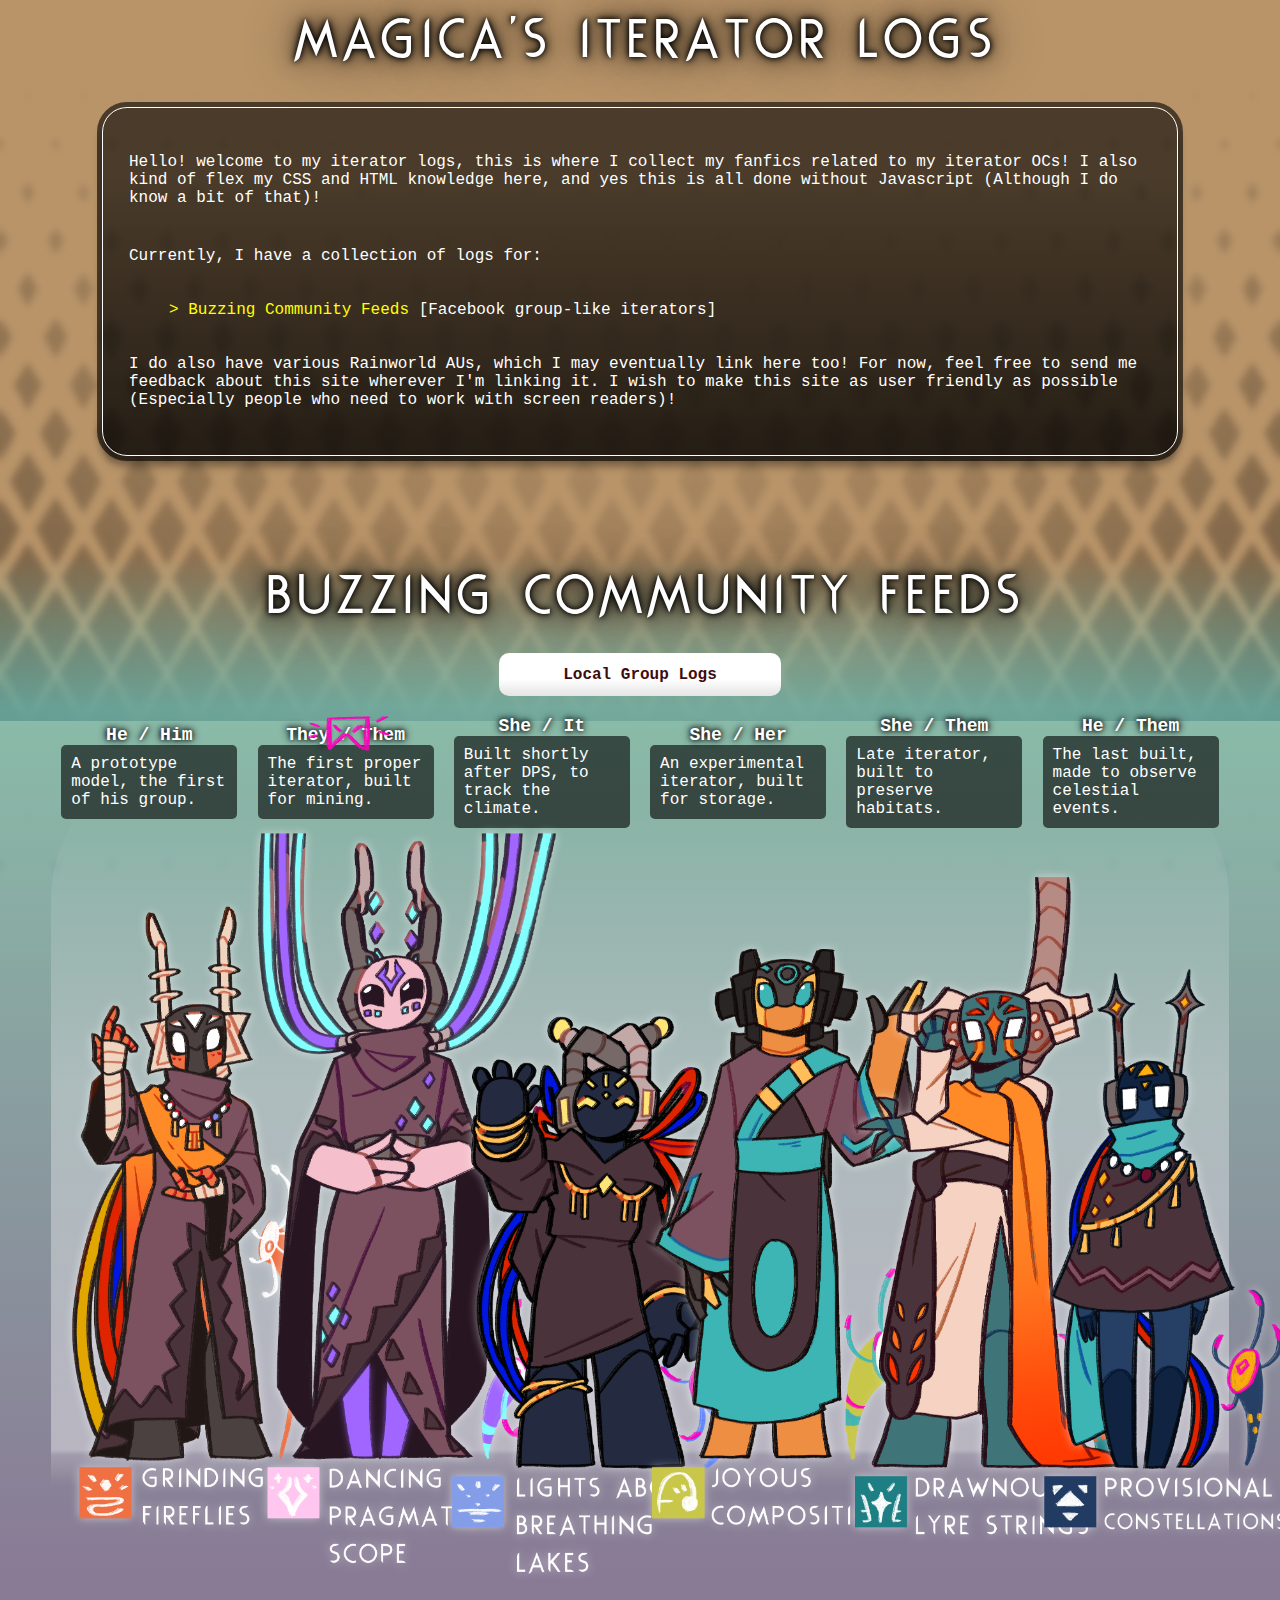
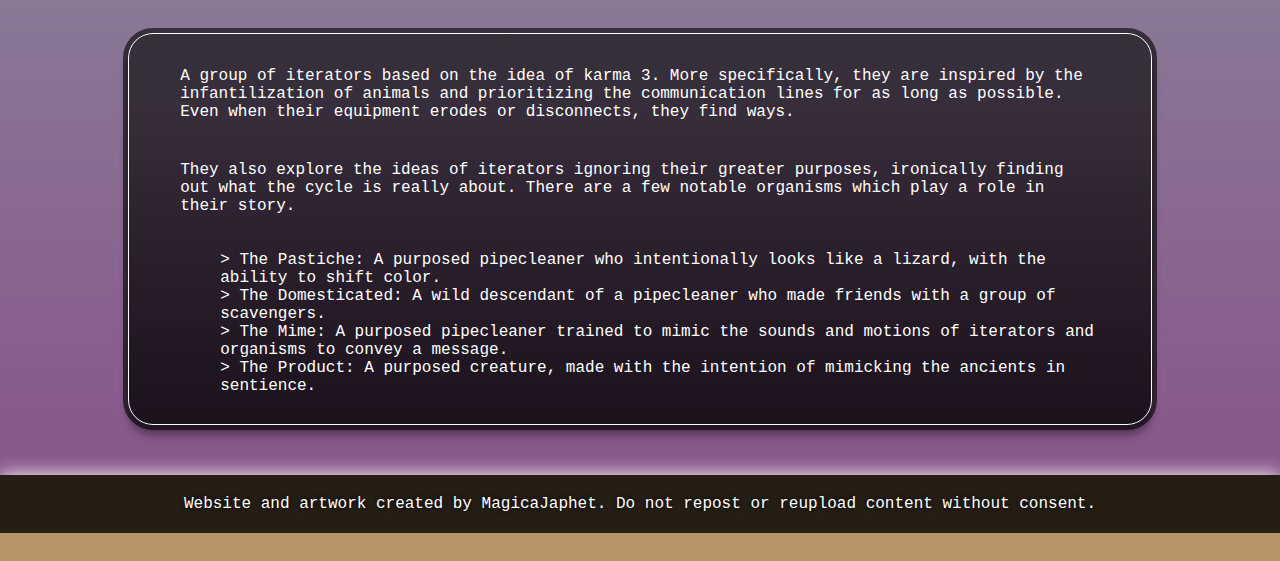
<file: index.html>
<!DOCTYPE html>
<html lang="en">
<head>
    <meta charset="UTF-8">
    <meta name="viewport" content="width=device-width, initial-scale=1.0">
    <title>Magica's Iterator Logs</title>
    <link rel="stylesheet" href="style2.css">
</head>
<body>
    
    <div class="container">

        <div class="intro">
            <div class="groupname">Magica's iterator logs</div>
            <div class="blurb">
                <p>Hello! welcome to my iterator logs, this is where I collect my fanfics related to my iterator OCs! I also kind of flex my CSS and HTML knowledge here, and yes this is all done without Javascript (Although I do know a bit of that)!</p>
                <p>Currently, I have a collection of logs for:</p>

                <ul>
                    <li><a href="#bcf">> Buzzing Community Feeds</a> [Facebook group-like iterators]</li>
                </ul>
                
                <p>I do also have various Rainworld AUs, which I may eventually link here too! For now, feel free to send me feedback about this site wherever I'm linking it. I wish to make this site as user friendly as possible (Especially people who need to work with screen readers)!</p>
                </div>
        </div>

        <div class="panel" id="bcf">
            <div class="groupname">Buzzing Community Feeds</div>

            <a href="buzzfeed.html" id="mainlogbutton"  title="Click to go to the collective logs for this group!">Local Group Logs</a>

            <div class="iteratorlineup">

                <div class="iteratorimg">
                    <div class="pronouns">He / Him</div>
                    <p>A prototype model, the first of his group.</p>
                    <a href="gf.html"><img src="imgs/grinding fireflies3.png" class="desktop" title="Click to go to logs!"></a>
                    <a href="gf.html"><img src="imgs/grinding fireflies2.png" class="mobile" title="Click to go to logs!"></a>
                </div>

                <img src="imgs/senior icon.png" class="senior" id="dps" title="Group senior">

                <div class="iteratorimg">
                    <div class="pronouns">They / Them</div>
                    <p>The first proper iterator, built for mining.</p>
                    <a href="dps.html"><img src="imgs/dancing pragmatic scope2.png" class="desktop"  title="Click to go to logs!"></a>
                    <a href="dps.html"><img src="imgs/dancing pragmatic scope.png" class="mobile" title="Click to go to logs!"></a>
                </div>

                <div class="iteratorimg">
                    <div class="pronouns">She / It</div>
                    <p>Built shortly after DPS, to track the climate.</p>
                    <a href="labl.html"><img src="imgs/lights above breathing lakes2.png" class="desktop"  title="Click to go to logs!"></a>
                    <a href="labl.html"><img src="imgs/lights above breathing lakes.png" class="mobile"  title="Click to go to logs!"></a>
                </div>

                <div class="iteratorimg">
                    <div class="pronouns">She / Her</div>
                    <p>An experimental iterator, built for storage.</p>
                    <a href="jc.html"><img src="imgs/joyous composition2.png" class="desktop"  title="Click to go to logs!"></a>
                    <a href="jc.html"><img src="imgs/joyous composition.png" class="mobile"  title="Click to go to logs!"></a>
                </div>

                <div class="iteratorimg">
                    <div class="pronouns">She / Them</div>
                    <p>Late iterator, built to preserve habitats.</p>
                    <a href="dls.html"><img src="imgs/drawnout lyre strings2.png" class="desktop"  title="Click to go to logs!"></a>
                    <a href="dls.html"><img src="imgs/drawnout lyre strings.png" class="mobile"  title="Click to go to logs!"></a>
                </div>

                <div class="iteratorimg">
                    <div class="pronouns">He / Them</div>
                    <p>The last built, made to observe celestial events.</p>
                    <a href="pc.html"><img src="imgs/provistional constellations2.png" class="desktop"  title="Click to go to logs!"></a>
                    <a href="pc.html"><img src="imgs/provistional constellations.png" class="mobile"  title="Click to go to logs!"></a>
                </div>
            </div>

            <div class="groupblurb">
                <p>A group of iterators based on the idea of karma 3. More specifically, they are inspired by the infantilization of animals and prioritizing the communication lines for as long as possible. Even when their equipment erodes or disconnects, they find ways.</p>
                <p>They also explore the ideas of iterators ignoring their greater purposes, ironically finding out what the cycle is really about. There are a few notable organisms which play a role in their story.</p>

                <ul>
                    <li>> The Pastiche: A purposed pipecleaner who intentionally looks like a lizard, with the ability to shift color.</li>
                    <li>> The Domesticated: A wild descendant of a pipecleaner who made friends with a group of scavengers.</li>
                    <li>> The Mime: A purposed pipecleaner trained to mimic the sounds and motions of iterators and organisms to convey a message.</li>
                    <li>> The Product: A purposed creature, made with the intention of mimicking the ancients in sentience.</li>
                </ul>
            </div>
            
        </div>
    </div>

    <div class="credits">Website and artwork created by MagicaJaphet. Do not repost or reupload content without consent.</div>
</body>
</html>
</file>
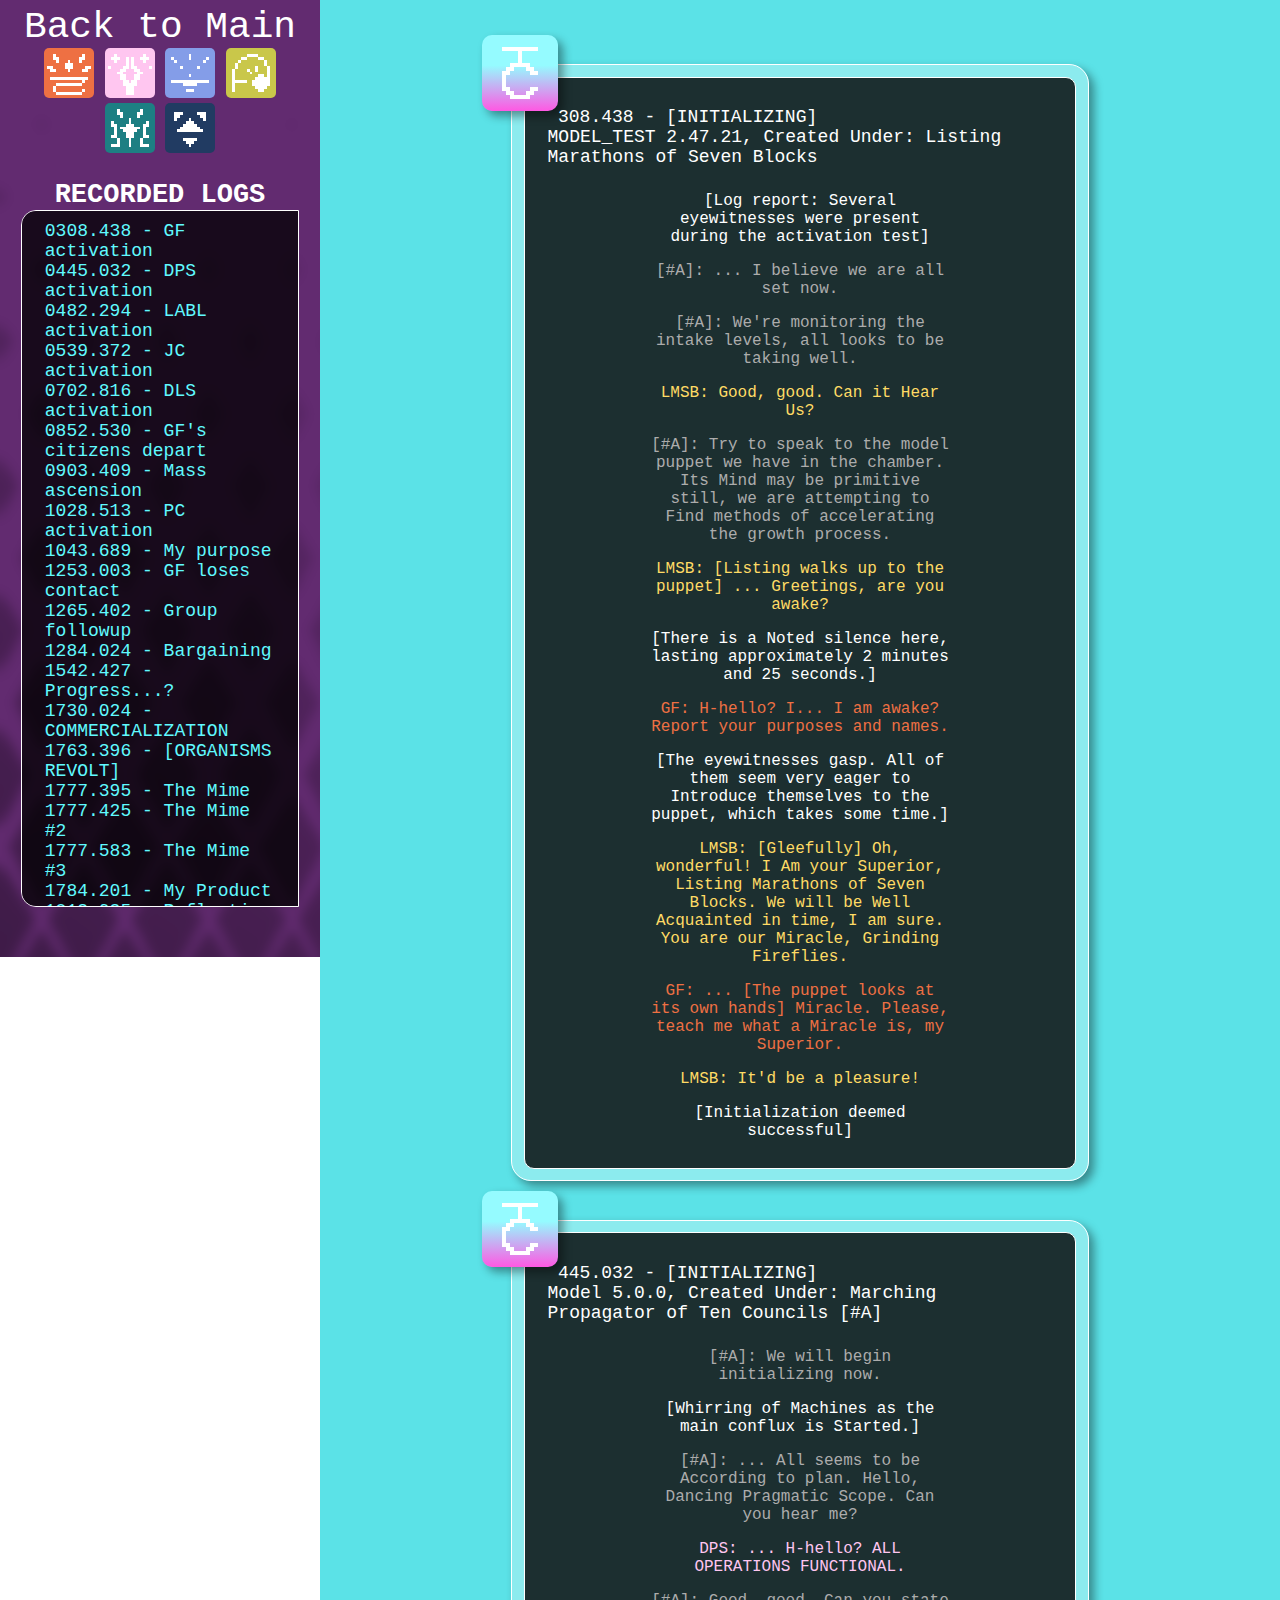
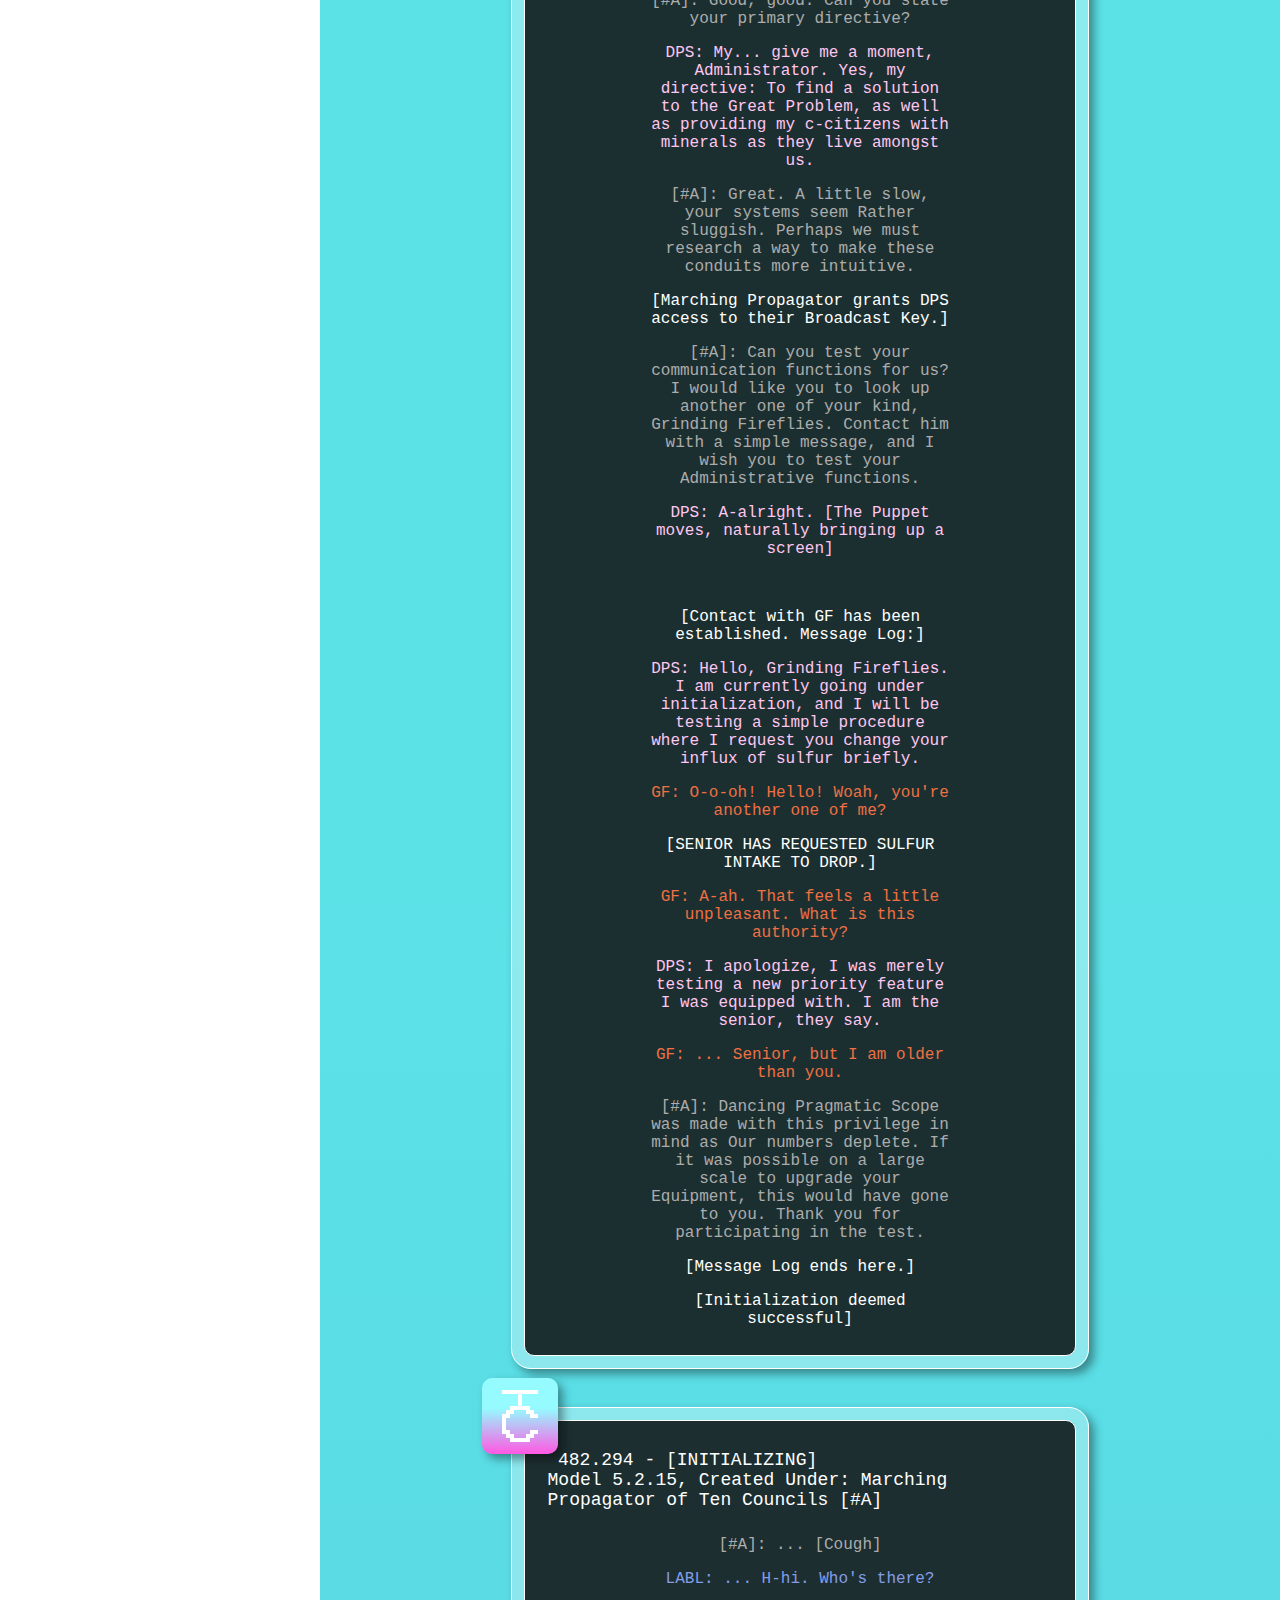
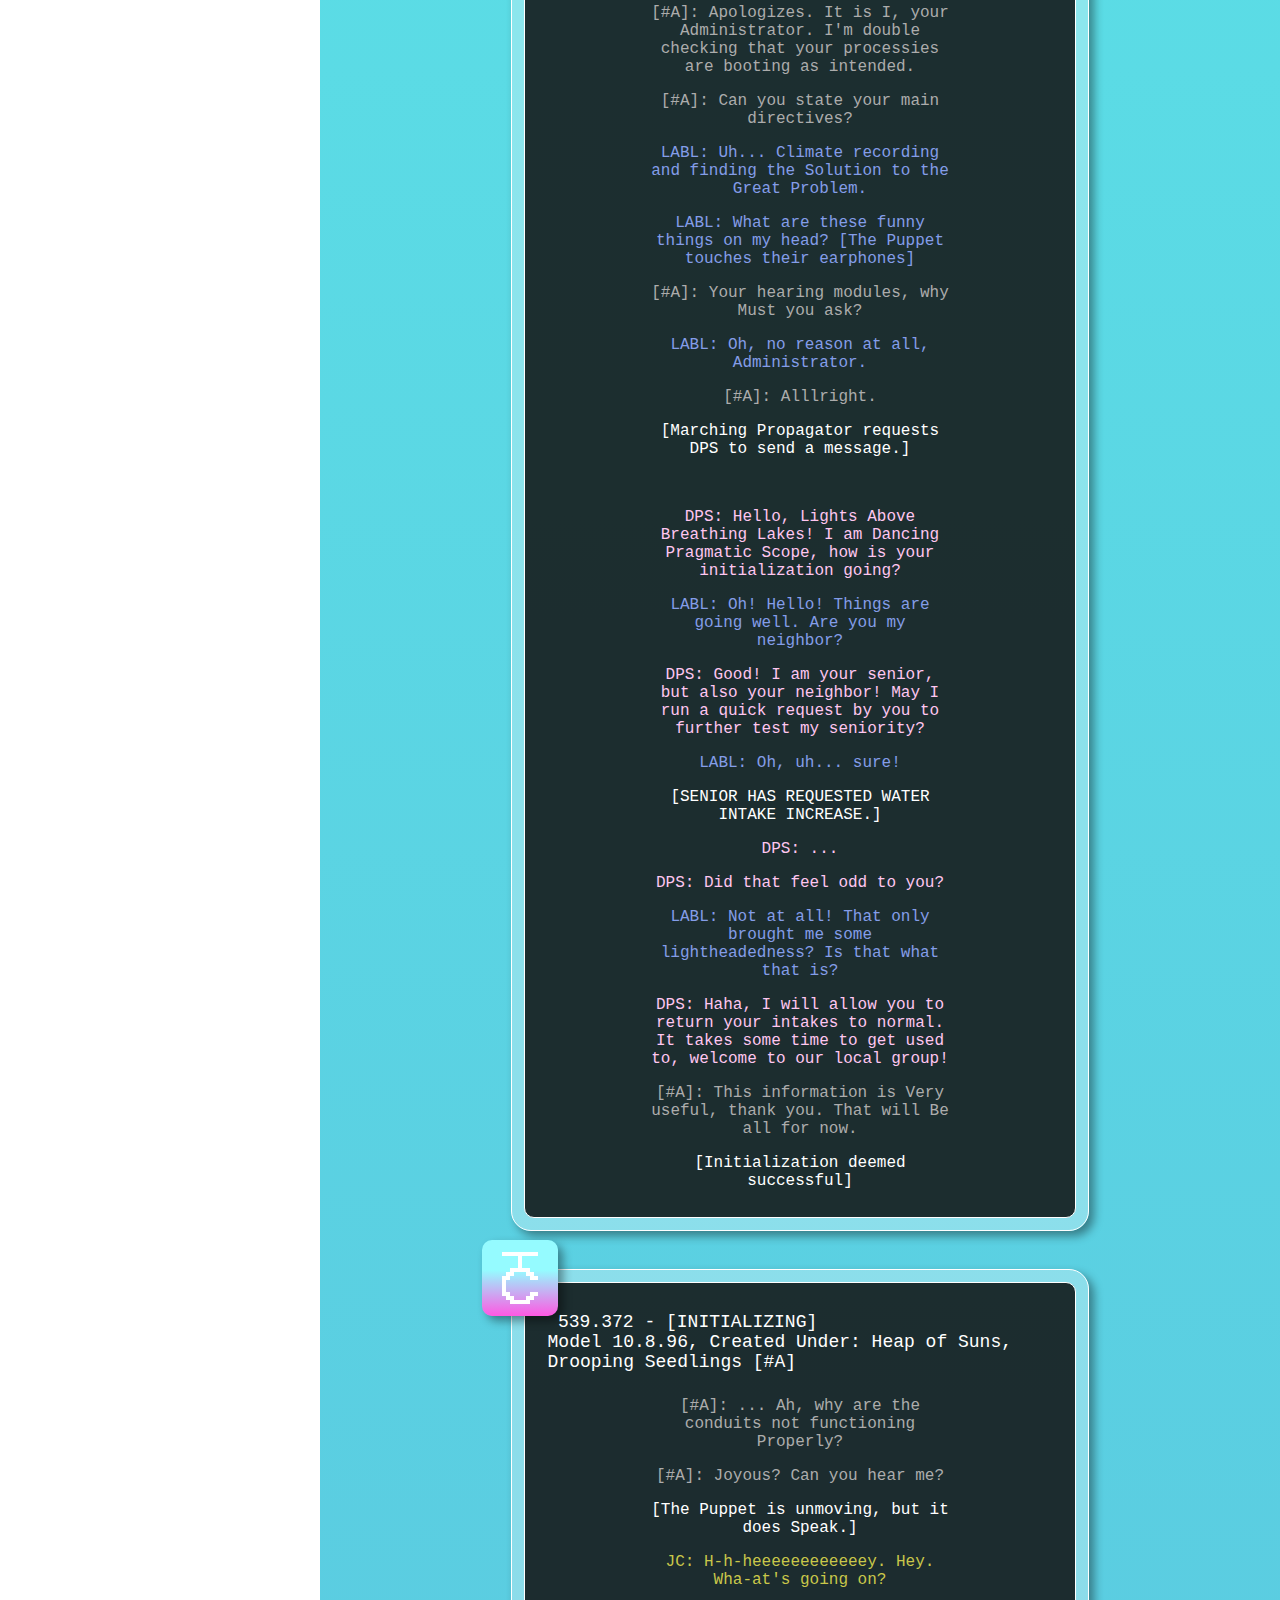
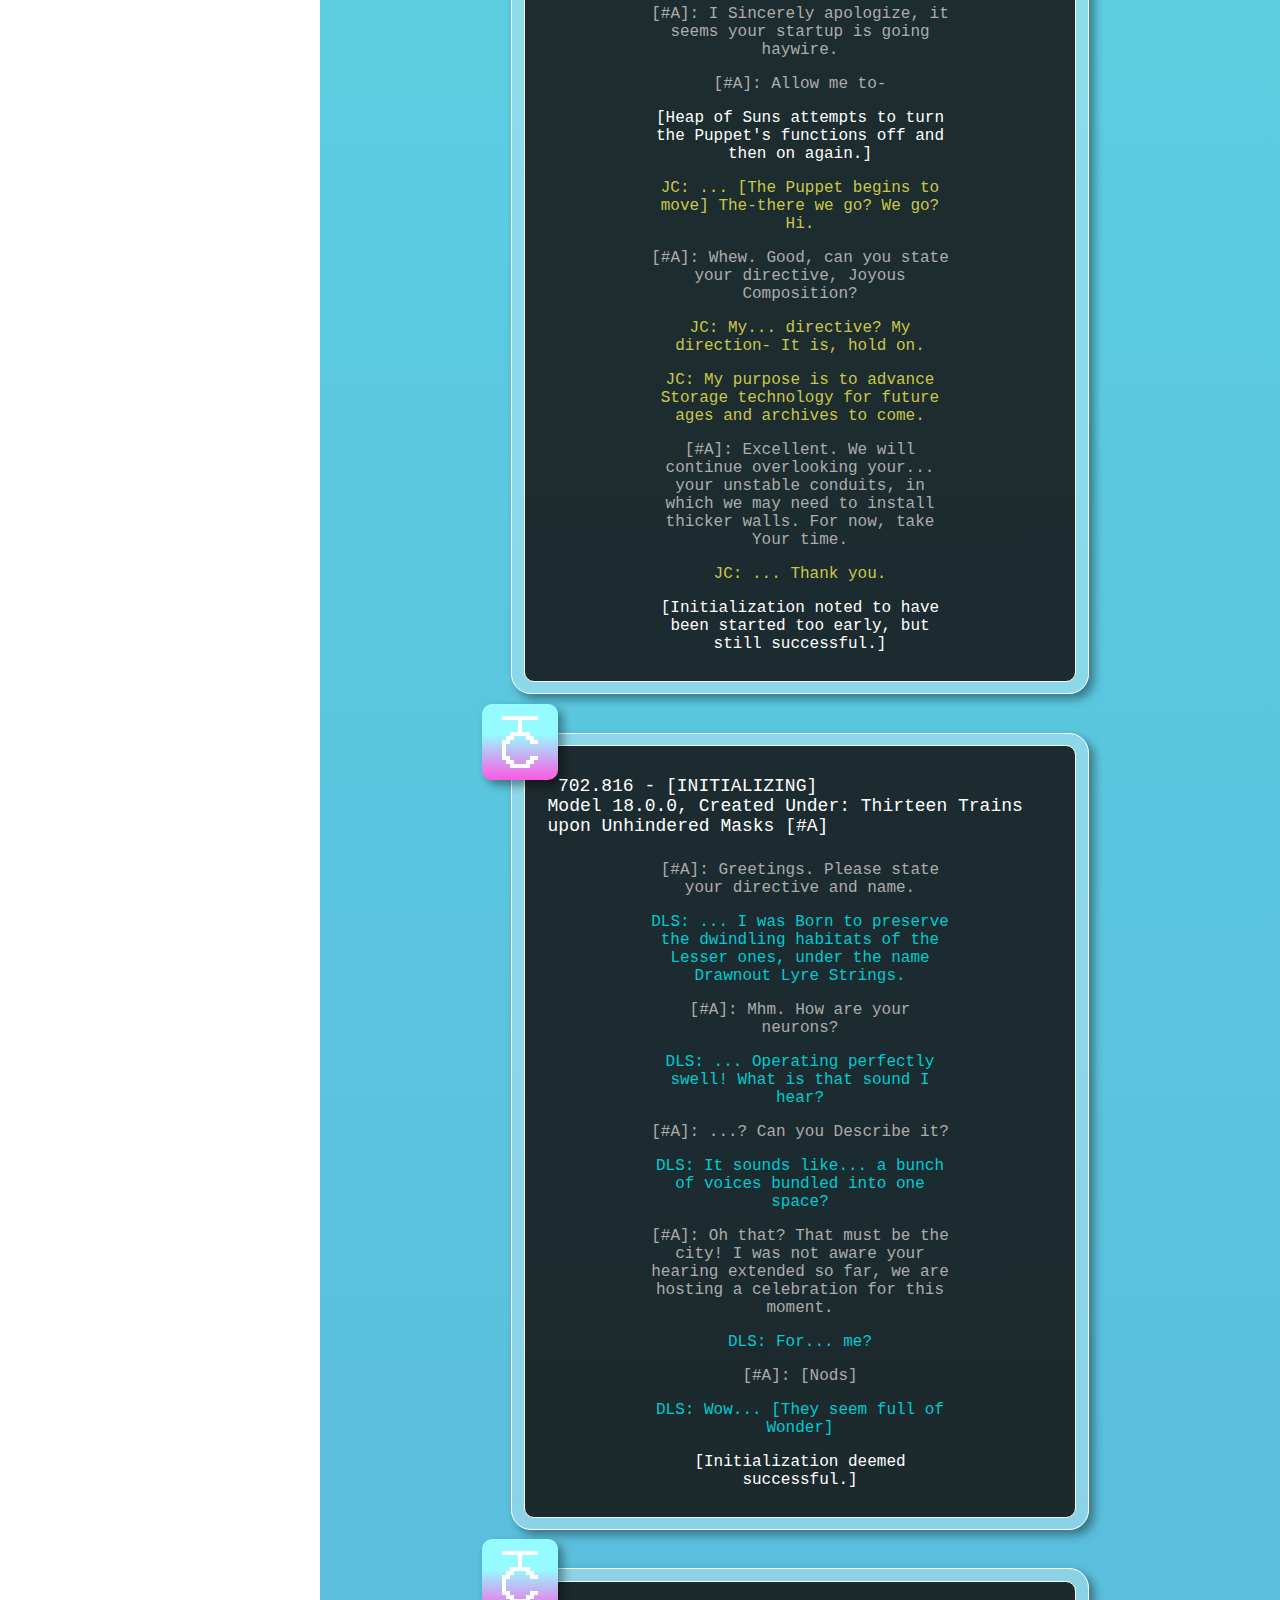
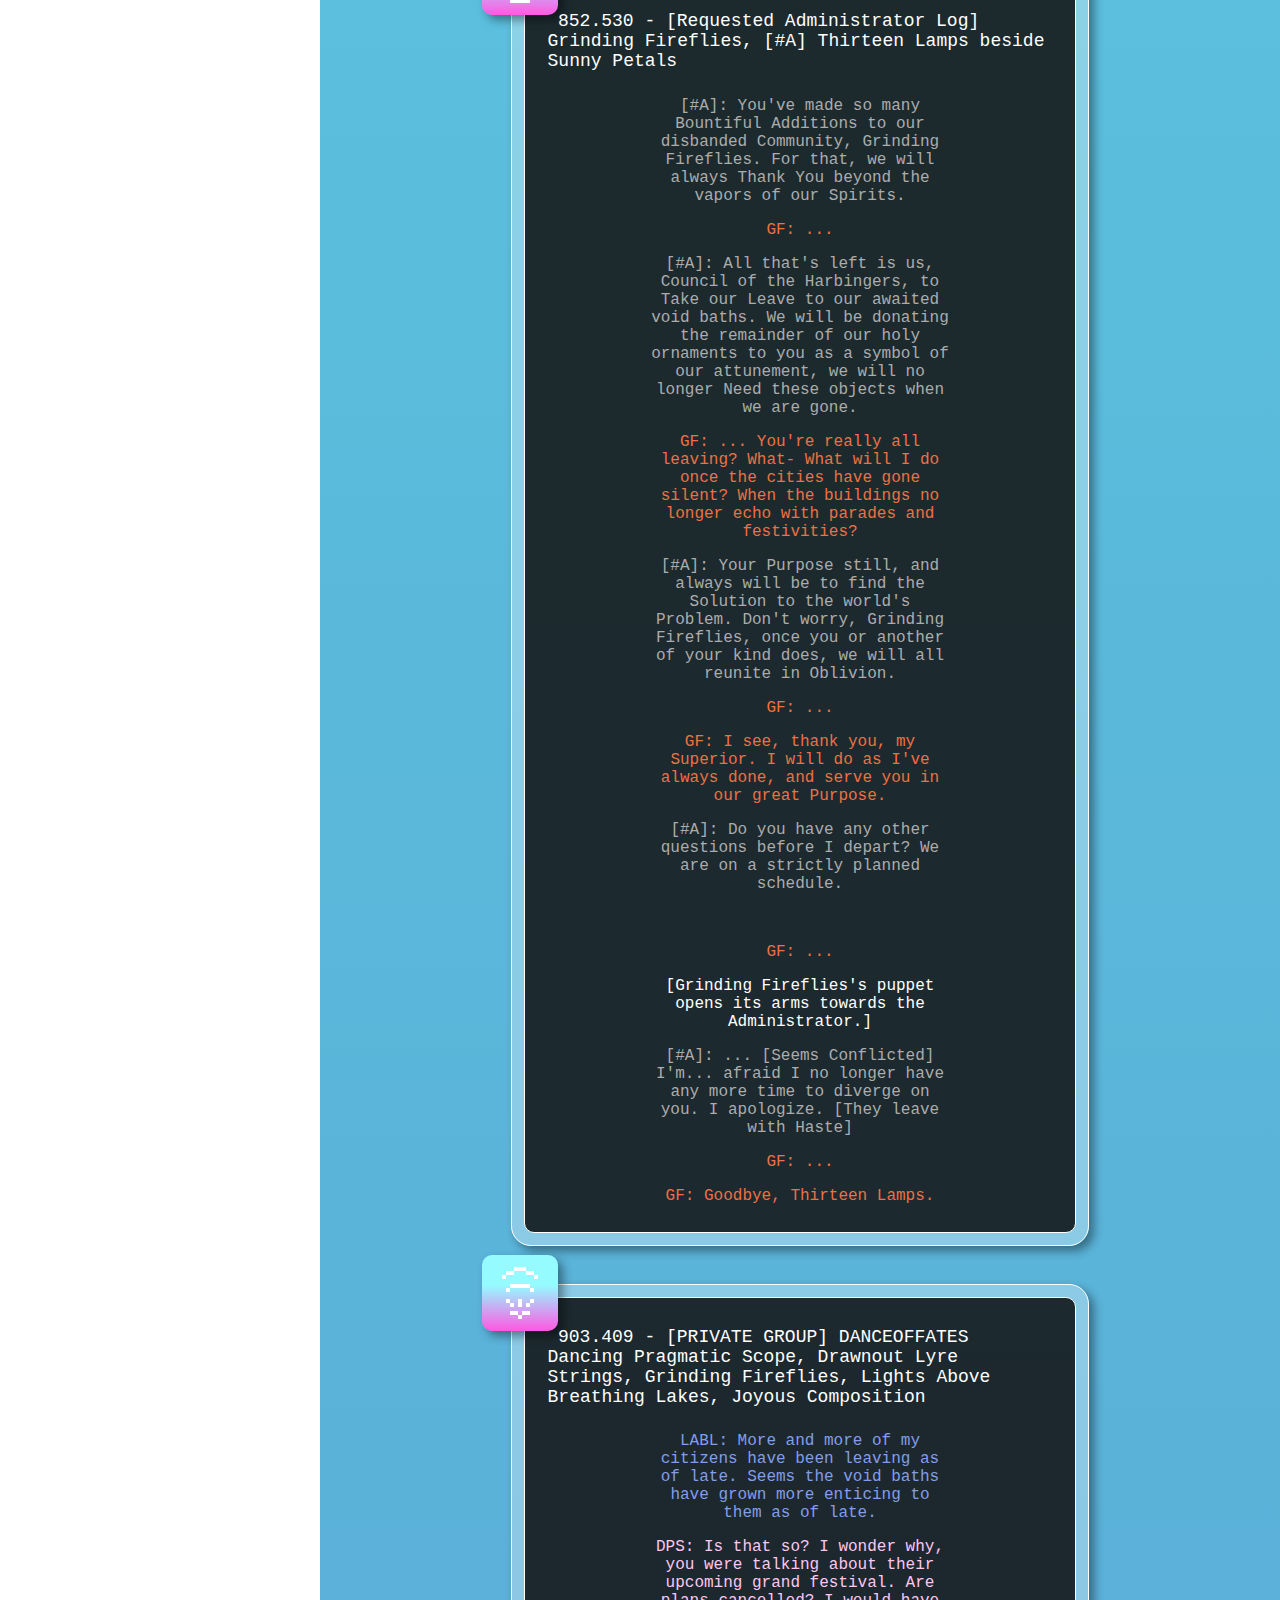
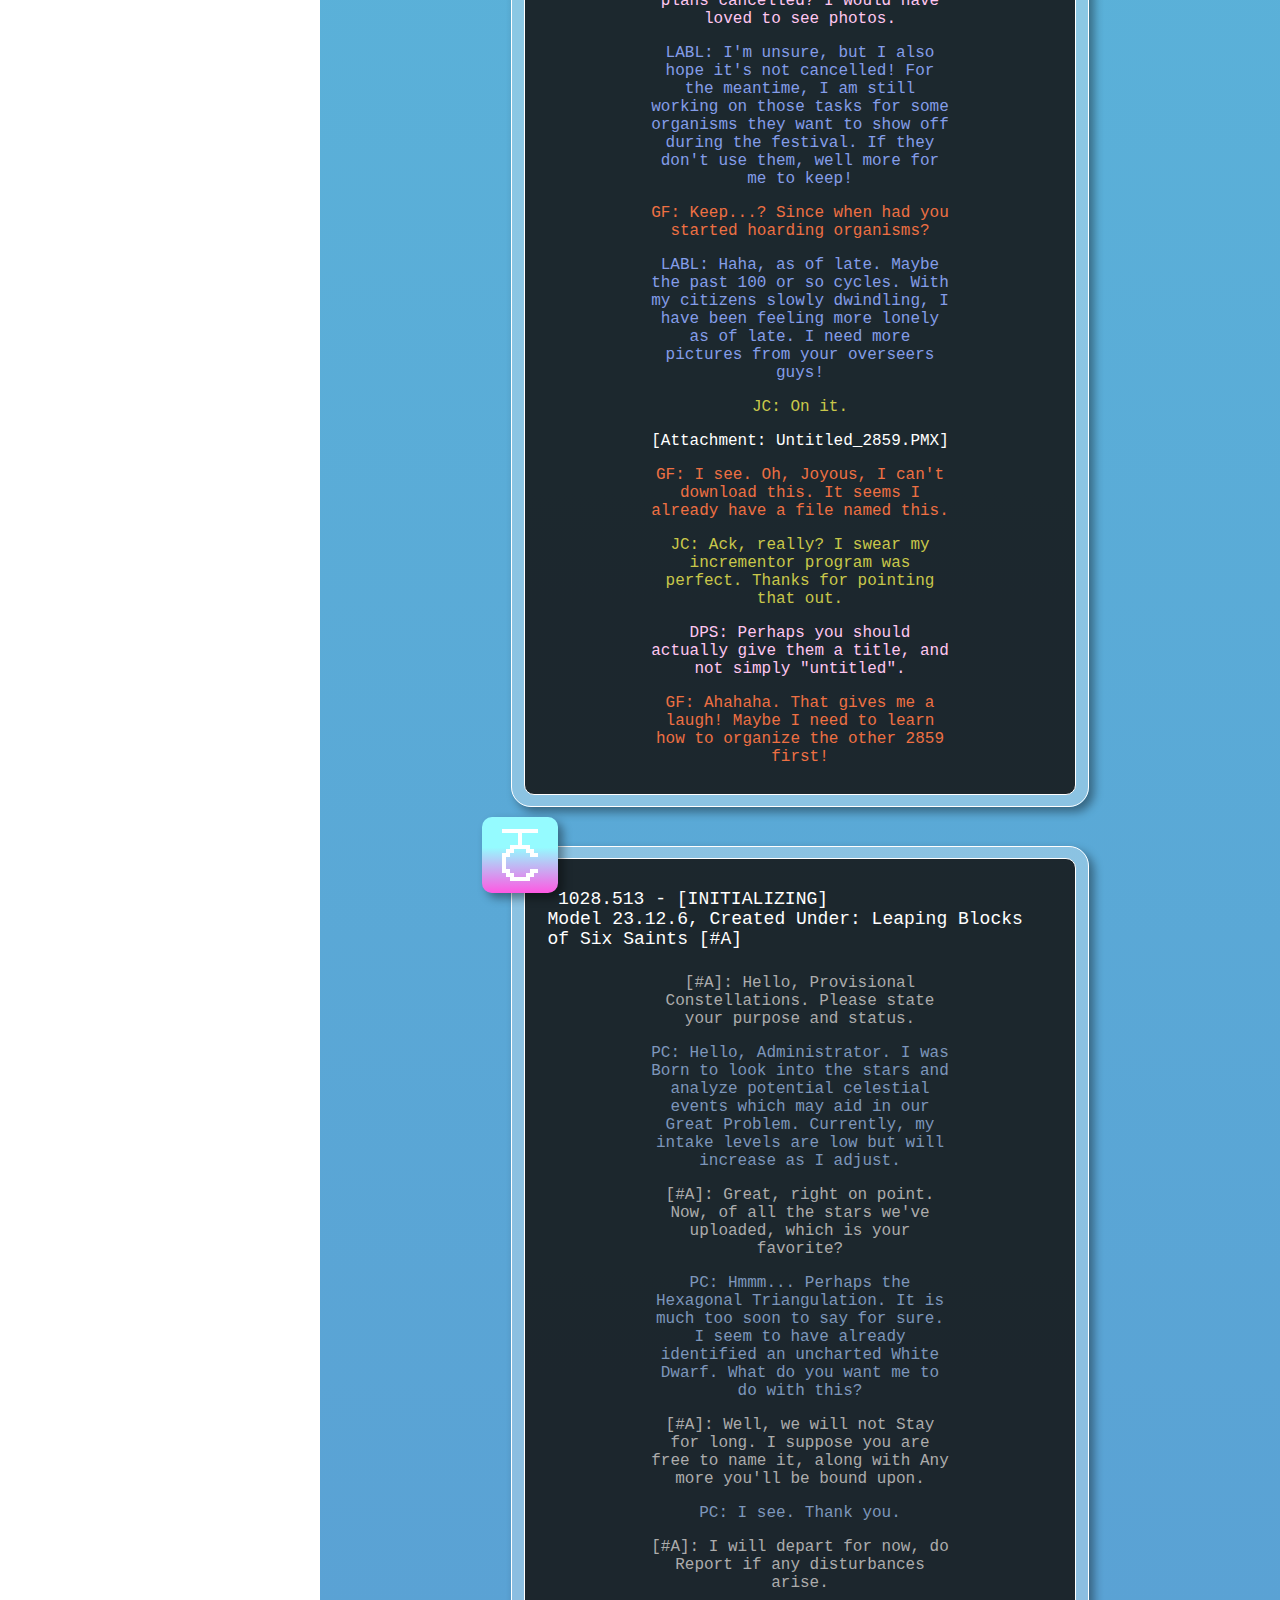
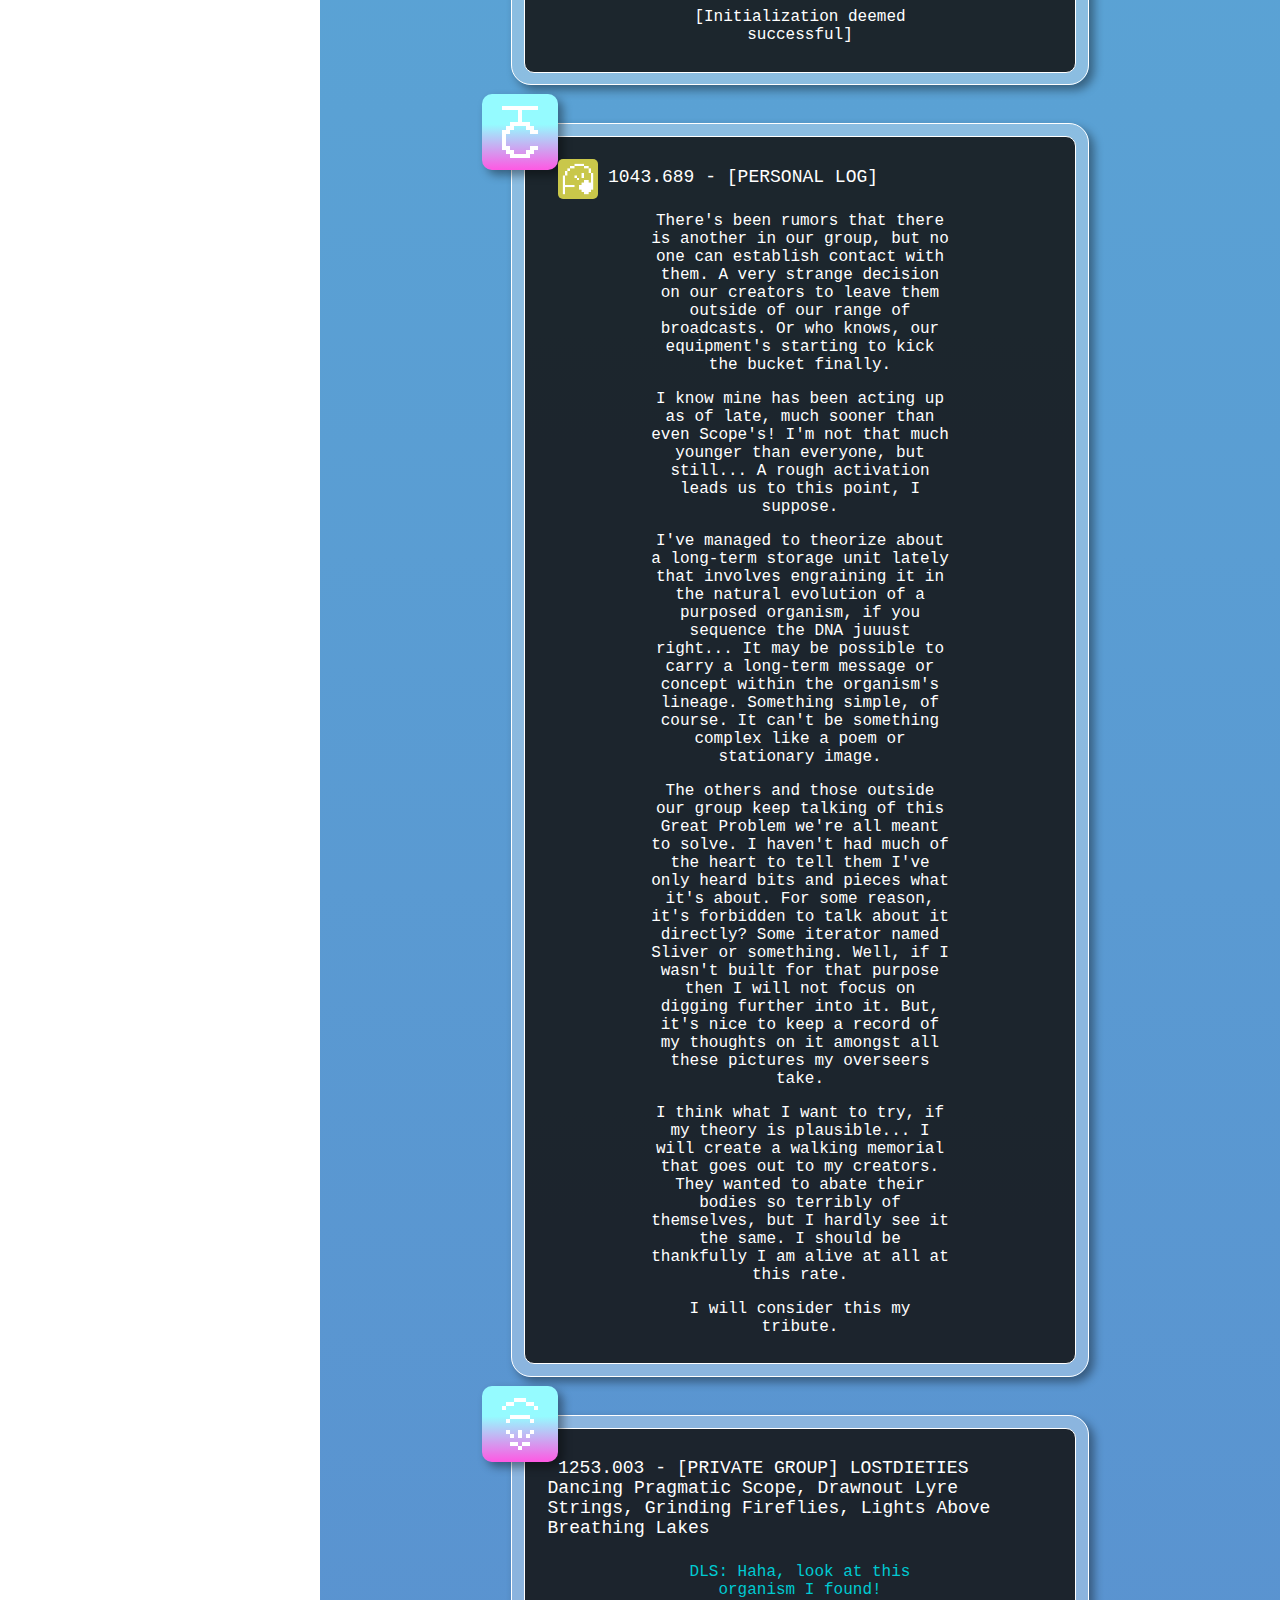
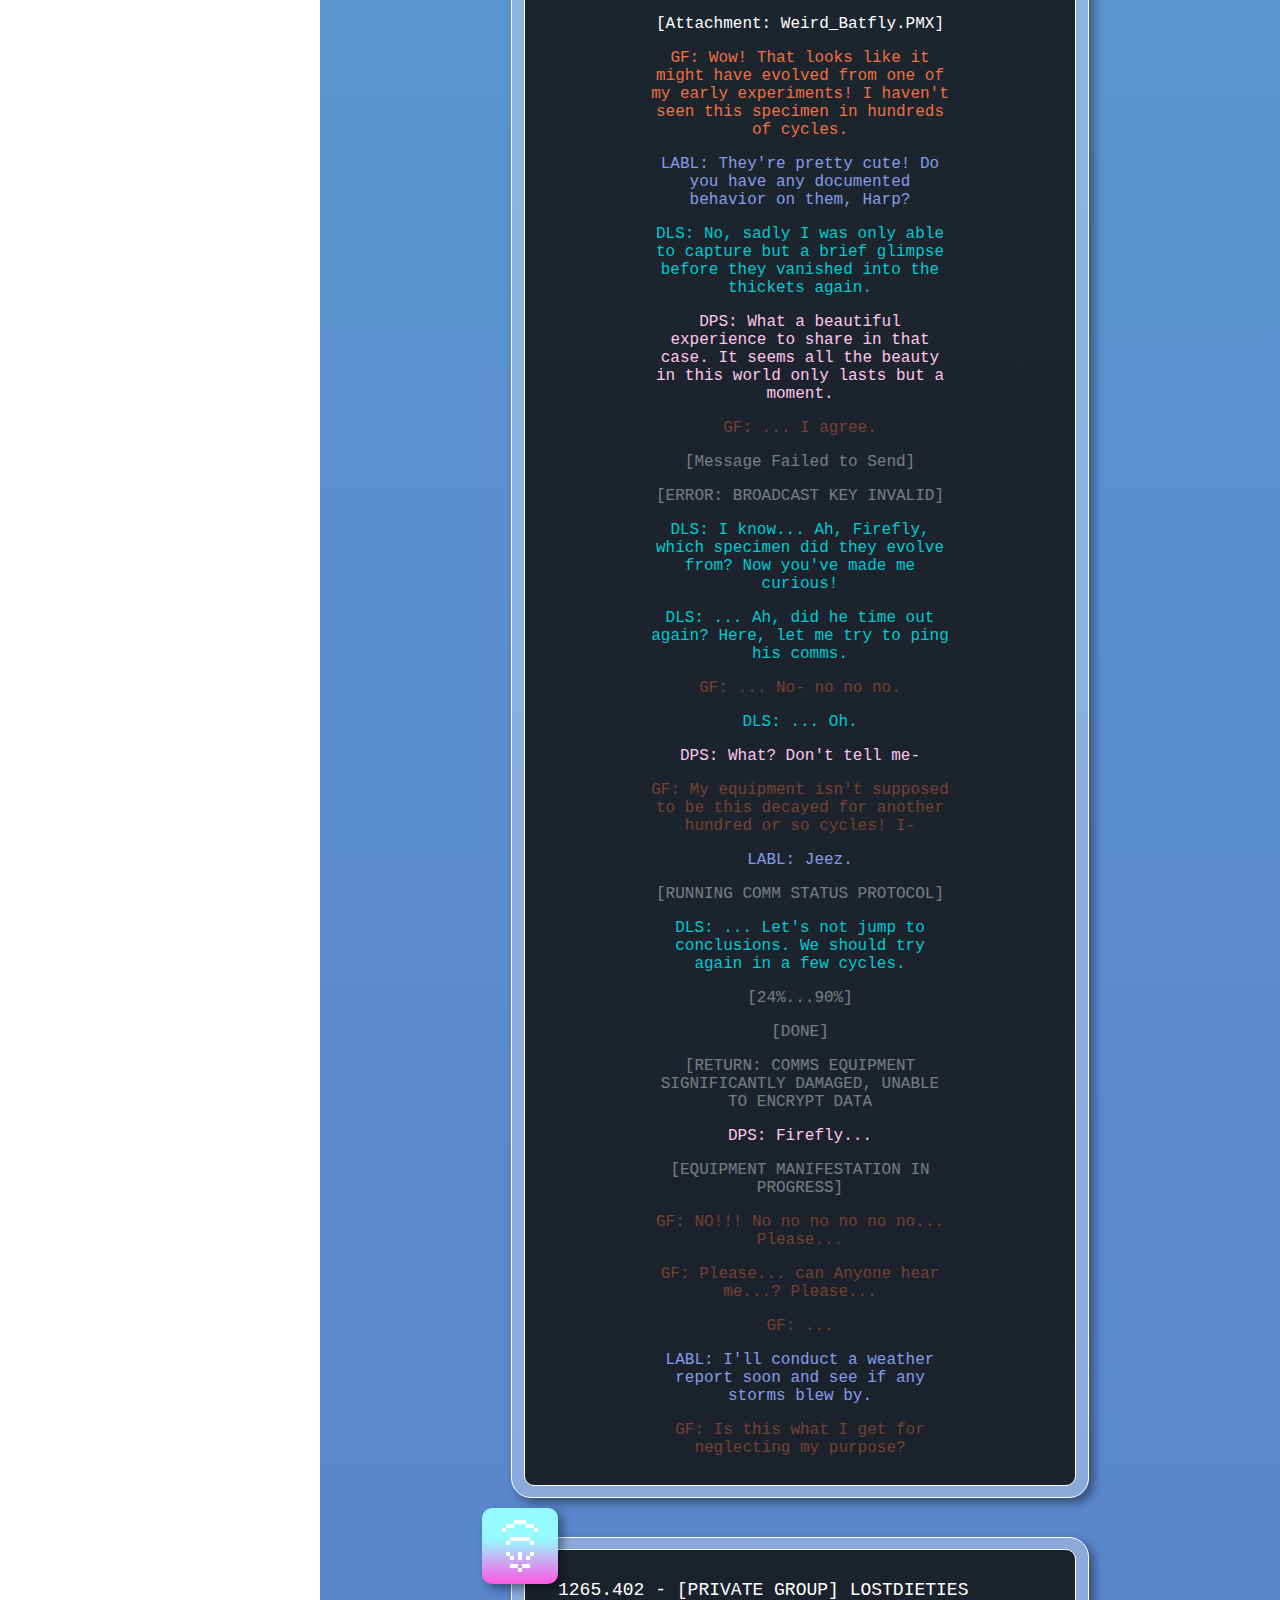
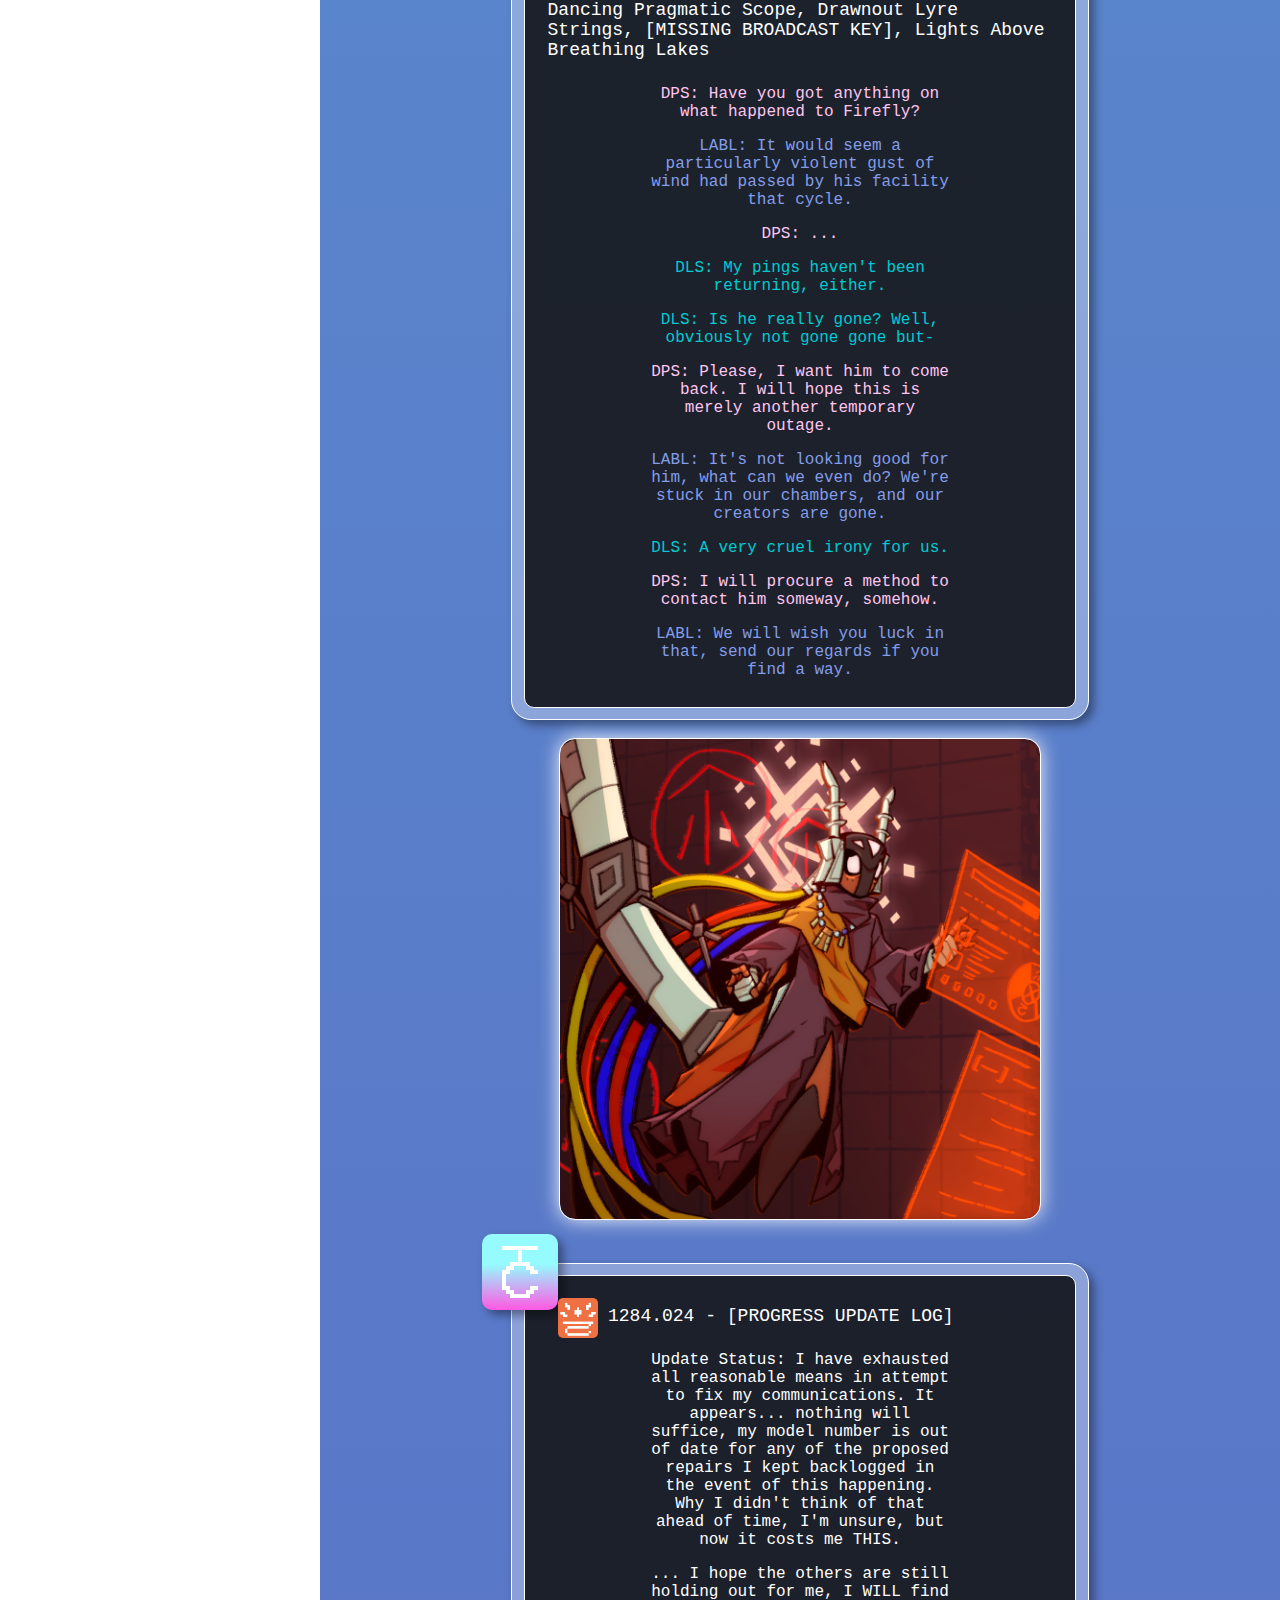
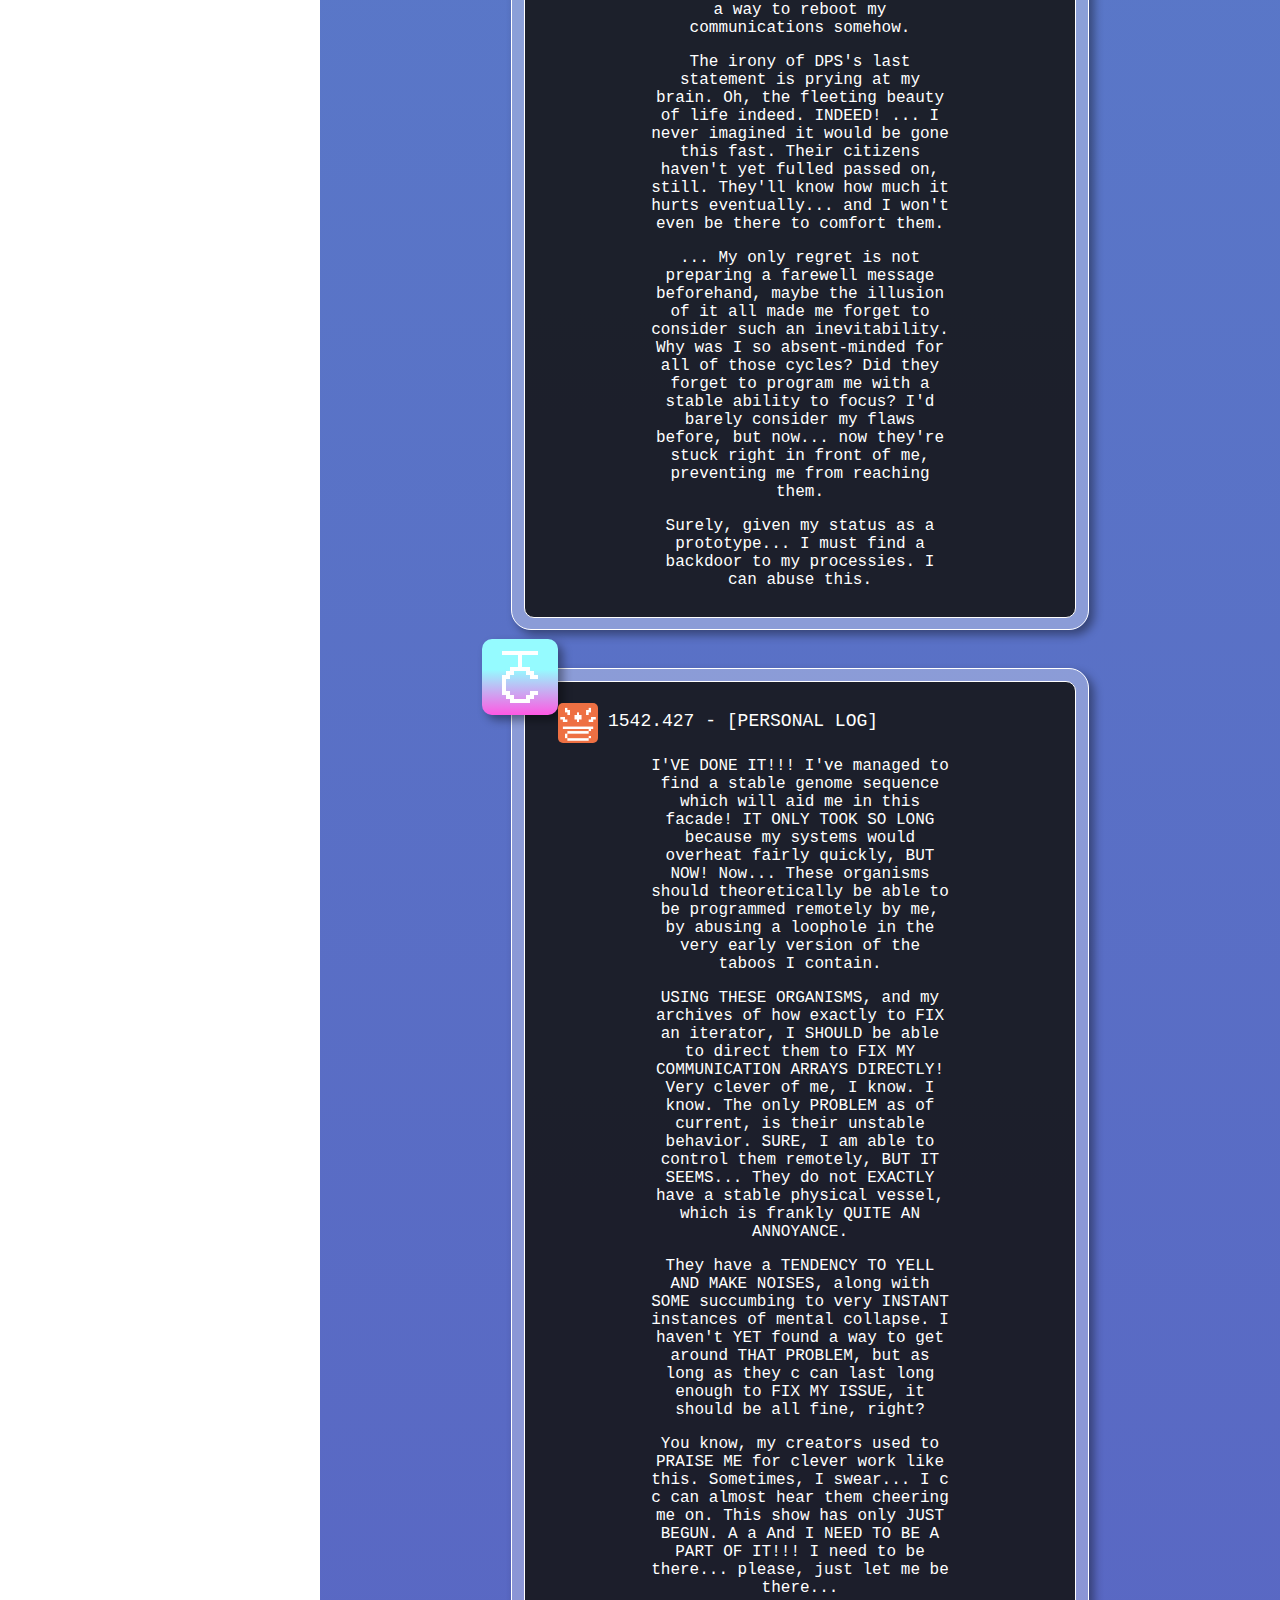
<file: buzzfeed.html>
<!DOCTYPE html>
<html lang="en">
<head>
    <meta charset="UTF-8">
    <meta name="viewport" content="width=device-width, initial-scale=1.0">
    <title>Buzzing Community Feeds</title>
    <link rel="stylesheet" href="style.css">
    <link rel="stylesheet" href="buzzfeed.css">
</head>
<body>
    <div class="container">
        <div class="logentries" id="main">
            <a href="index.html" id="backbutton">Back to Main</a>
            <div class="iconrow">
                <a href="gf.html"><img src="imgs/GF.png" title="Grinding Fireflies"></a>
                <a href="dps.html"><img src="imgs/DPS.png" title="Dancing Pragmatic Scope"></a>
                <a href="labl.html"><img src="imgs/LABL.png" title="Lights Above Breathing Lakes"></a>
                <a href="jc.html"><img src="imgs/JC.png" title="Joyous Composition"></a>
                <a href="dls.html"><img src="imgs/DLS.png" title="Drawnout Lyre Strings"></a>
                <a href="pc.html"><img src="imgs/PC2.png" title="Provisional Constellations"></a>
            </div>

            <h2>RECORDED LOGS</h2>
            <ul class="logs">
                <li><a href="#GF_1">0308.438 - GF activation</a></li>
                <li><a href="#DPS_init">0445.032 - DPS activation</a></li>
                <li><a href="#LABL_init">0482.294 - LABL activation</a></li>
                <li><a href="#JC_init">0539.372 - JC activation</a></li>
                <li><a href="#DLS_init">0702.816 - DLS activation</a></li>
                <li><a href="#GF_2">0852.530 - GF's citizens depart</a></li>
                <li><a href="#GF_side_1">0903.409 - Mass ascension</a></li>
                <li><a href="#PC_init">1028.513 - PC activation</a></li>
                <li><a href="#JC_log_1">1043.689 - My purpose</a></li>
                <li><a href="#DLS_side_1">1253.003 - GF loses contact</a></li>
                <li><a href="#GF_missing">1265.402 - Group followup</a></li>
                <li><a href="#GF_4">1284.024 - Bargaining</a></li>
                <li><a href="#GF_5">1542.427 - Progress...?</a></li>
                <li><a href="#GF_6">1730.024 - COMMERCIALIZATION</a></li>
                <li><a href="#GF_7">1763.396 - [ORGANISMS REVOLT]</a></li>
                <li><a href="#Mime_1">1777.395 - The Mime</a></li>
                <li><a href="#Mime_2">1777.425 - The Mime #2</a></li>
                <li><a href="#Mime_3">1777.583 - The Mime #3</a></li>
                <li><a href="#GF_8">1784.201 - My Product</a></li>
                <li><a href="#GF_9">1813.035 - Reflection</a></li>
            </ul>
        </div>
    
        <div class="logcollection">

            <div class="log" id="GF_1">
                <img src="imgs/icon log.png" class="logicon">
                <div class="entry">
                    <p id="title">308.438 - [INITIALIZING]
                    <br>MODEL_TEST 2.47.21, Created Under: Listing Marathons of Seven Blocks</p>
                    <div id="logtext">
                        <p id="info">[Log report: Several eyewitnesses were present during the activation test]</p>
                        <p id="admin">... I believe we are all set now.</p>
                        <p id="admin">We're monitoring the intake levels, all looks to be taking well.</p>
                        <p id="lmsb">Good, good. Can it Hear Us?</p>
                        <p id="admin">Try to speak to the model puppet we have in the chamber. Its Mind may be primitive still, we are attempting to Find methods of accelerating the growth process.</p>
                        <p id="lmsb">[Listing walks up to the puppet] ... Greetings, are you awake?</p>
                        <p id="info">[There is a Noted silence here, lasting approximately 2 minutes and 25 seconds.]</p>
                        <p id="GF">H-hello? I... I am awake? Report your purposes and names.</p>
                        <p id="info">[The eyewitnesses gasp. All of them seem very eager to Introduce themselves to the puppet, which takes some time.]</p>
                        <p id="lmsb">[Gleefully] Oh, wonderful! I Am your Superior, Listing Marathons of Seven Blocks. We will be Well Acquainted in time, I am sure. You are our Miracle, Grinding Fireflies.</p>
                        <p id="GF">... [The puppet looks at its own hands] Miracle. Please, teach me what a Miracle is, my Superior.</p>
                        <p id="lmsb">It'd be a pleasure!</p>
                        <p id="info">[Initialization deemed successful]</p>
                    </div>
                </div>
                <div class="hoplink">
                    <a href="#main">Back to Top</a>
                </div>
            </div>

            <div class="log" id="DPS_init">
                <img src="imgs/icon log.png" class="logicon">
                <div class="entry">
                    <p id="title">445.032 - [INITIALIZING]
                    <br>Model 5.0.0, Created Under: Marching Propagator of Ten Councils [#A]</p>
                    <div id="logtext">
                        <p id="admin">We will begin initializing now.</p>
                        <p id="info">[Whirring of Machines as the main conflux is Started.]</p>
                        <p id="admin">... All seems to be According to plan. Hello, Dancing Pragmatic Scope. Can you hear me?</p>
                        <p id="DPS">... H-hello? ALL OPERATIONS FUNCTIONAL.</p>
                        <p id="admin">Good, good. Can you state your primary directive?</p>
                        <p id="DPS">My... give me a moment, Administrator. Yes, my directive: To find a solution to the Great Problem, as well as providing my c-citizens with minerals as they live amongst us.</p>
                        <p id="admin">Great. A little slow, your systems seem Rather sluggish. Perhaps we must research a way to make these conduits more intuitive.</p>
                        <p id="info">[Marching Propagator grants DPS access to their Broadcast Key.]</p>
                        <p id="admin">Can you test your communication functions for us? I would like you to look up another one of your kind, Grinding Fireflies. Contact him with a simple message, and I wish you to test your Administrative functions.</p>
                        <p id="DPS">A-alright. [The Puppet moves, naturally bringing up a screen]</p>
                        <br>
                        <p id="info">[Contact with GF has been established. Message Log:]</p>
                        <p id="DPS">Hello, Grinding Fireflies. I am currently going under initialization, and I will be testing a simple procedure where I request you change your influx of sulfur briefly.</p>
                        <p id="GF">O-o-oh! Hello! Woah, you're another one of me?</p>
                        <p id="info">[SENIOR HAS REQUESTED SULFUR INTAKE TO DROP.]</p>
                        <p id="GF">A-ah. That feels a little unpleasant. What is this authority?</p>
                        <p id="DPS">I apologize, I was merely testing a new priority feature I was equipped with. I am the senior, they say.</p>
                        <p id="GF">... Senior, but I am older than you.</p>
                        <p id="admin">Dancing Pragmatic Scope was made with this privilege in mind as Our numbers deplete. If it was possible on a large scale to upgrade your Equipment, this would have gone to you. Thank you for participating in the test.</p>
                        <p id="info">[Message Log ends here.]</p>
                        <p id="info">[Initialization deemed successful]</p>
                    </div>
                </div>
                <div class="hoplink">
                    <a href="#main">Back to Top</a>
                </div>
            </div>

            <div class="log" id="LABL_init">
                <img src="imgs/icon log.png" class="logicon">
                <div class="entry">
                    <p id="title">482.294 - [INITIALIZING]
                    <br>Model 5.2.15, Created Under: Marching Propagator of Ten Councils [#A]</p>
                    <div id="logtext">
                        <p id="admin">... [Cough]</p>
                        <p id="LABL">... H-hi. Who's there?</p>
                        <p id="admin">Apologizes. It is I, your Administrator. I'm double checking that your processies are booting as intended.</p>
                        <p id="admin">Can you state your main directives?</p>
                        <p id="LABL">Uh... Climate recording and finding the Solution to the Great Problem.</p>
                        <p id="LABL">What are these funny things on my head? [The Puppet touches their earphones]</p>
                        <p id="admin">Your hearing modules, why Must you ask?</p>
                        <p id="LABL">Oh, no reason at all, Administrator.</p>
                        <p id="admin">Alllright.</p>
                        <p id="info">[Marching Propagator requests DPS to send a message.]</p>
                        <br>
                        <p id="DPS">Hello, Lights Above Breathing Lakes! I am Dancing Pragmatic Scope, how is your initialization going?</p>
                        <p id="LABL">Oh! Hello! Things are going well. Are you my neighbor?</p>
                        <p id="DPS">Good! I am your senior, but also your neighbor! May I run a quick request by you to further test my seniority?</p>
                        <p id="LABL">Oh, uh... sure!</p>
                        <p id="info">[SENIOR HAS REQUESTED WATER INTAKE INCREASE.]</p>
                        <p id="DPS">...</p>
                        <p id="DPS">Did that feel odd to you?</p>
                        <p id="LABL">Not at all! That only brought me some lightheadedness? Is that what that is?</p>
                        <p id="DPS">Haha, I will allow you to return your intakes to normal. It takes some time to get used to, welcome to our local group!</p>
                        <p id="admin">This information is Very useful, thank you. That will Be all for now.</p>
                        <p id="info">[Initialization deemed successful]</p>
                    </div>
                </div>
                <div class="hoplink">
                    <a href="#main">Back to Top</a>
                </div>
            </div>

            <div class="log" id="JC_init">
                <img src="imgs/icon log.png" class="logicon">
                <div class="entry">
                    <p id="title">539.372 - [INITIALIZING]
                    <br>Model 10.8.96, Created Under: Heap of Suns, Drooping Seedlings [#A]</p>
                    <div id="logtext">
                        <p id="admin">... Ah, why are the conduits not functioning Properly?</p>
                        <p id="admin">Joyous? Can you hear me?</p>
                        <p id="info">[The Puppet is unmoving, but it does Speak.]</p>
                        <p id="JC">H-h-heeeeeeeeeeeey. Hey. Wha-at's going on?</p>
                        <p id="admin">I Sincerely apologize, it seems your startup is going haywire.</p>
                        <p id="admin">Allow me to-</p>
                        <p id="info">[Heap of Suns attempts to turn the Puppet's functions off and then on again.]</p>
                        <p id="JC">... [The Puppet begins to move] The-there we go? We go? Hi.</p>
                        <p id="admin">Whew. Good, can you state your directive, Joyous Composition?</p>
                        <p id="JC">My... directive? My direction- It is, hold on.</p>
                        <p id="JC">My purpose is to advance Storage technology for future ages and archives to come.</p>
                        <p id="admin">Excellent. We will continue overlooking your... your unstable conduits, in which we may need to install thicker walls. For now, take Your time.</p>
                        <p id="JC">... Thank you.</p>
                        <p id="info">[Initialization noted to have been started too early, but still successful.]</p>
                    </div>
                </div>
                <div class="hoplink">
                    <a href="#main">Back to Top</a>
                </div>
            </div>

            <div class="log" id="DLS_init">
                <img src="imgs/icon log.png" class="logicon">
                <div class="entry">
                    <p id="title">702.816 - [INITIALIZING]
                    <br>Model 18.0.0, Created Under: Thirteen Trains upon Unhindered Masks [#A]</p>
                    <div id="logtext">
                        <p id="admin">Greetings. Please state your directive and name.</p>
                        <p id="DLS">... I was Born to preserve the dwindling habitats of the Lesser ones, under the name Drawnout Lyre Strings.</p>
                        <p id="admin">Mhm. How are your neurons?</p>
                        <p id="DLS">... Operating perfectly swell! What is that sound I hear?</p>
                        <p id="admin">...? Can you Describe it?</p>
                        <p id="DLS">It sounds like... a bunch of voices bundled into one space?</p>
                        <p id="admin">Oh that? That must be the city! I was not aware your hearing extended so far, we are hosting a celebration for this moment.</p>
                        <p id="DLS">For... me?</p>
                        <p id="admin">[Nods]</p>
                        <p id="DLS">Wow... [They seem full of Wonder]</p>
                        <p id="info">[Initialization deemed successful.]</p>
                    </div>
                </div>
                <div class="hoplink">
                    <a href="#main">Back to Top</a>
                </div>
            </div>

            <div class="log" id="GF_2">
                <img src="imgs/icon log.png" class="logicon">
                <div class="entry">
                    <p id="title">852.530 - [Requested Administrator Log]
                    <br>Grinding Fireflies, [#A] Thirteen Lamps beside Sunny Petals</p>
                    <div id="logtext">
                        <p id="admin">You've made so many Bountiful Additions to our disbanded Community, Grinding Fireflies. For that, we will always Thank You beyond the vapors of our Spirits.</p>
                        <p id="GF">...</p>
                        <p id="admin">All that's left is us, Council of the Harbingers, to Take our Leave to our awaited void baths. We will be donating the remainder of our holy ornaments to you as a symbol of our attunement, we will no longer Need these objects when we are gone.</p>
                        <p id="GF">... You're really all leaving? What- What will I do once the cities have gone silent? When the buildings no longer echo with parades and festivities?</p>
                        <p id="admin">Your Purpose still, and always will be to find the Solution to the world's Problem. Don't worry, Grinding Fireflies, once you or another of your kind does, we will all reunite in Oblivion.</p>
                        <p id="GF">...</p>
                        <p id="GF">I see, thank you, my Superior. I will do as I've always done, and serve you in our great Purpose.</p>
                        <p id="admin">Do you have any other questions before I depart? We are on a strictly planned schedule.</p>
                        <br>
                        <p id="GF">...</p>
                        <p id="info">[Grinding Fireflies's puppet opens its arms towards the Administrator.]</p>
                        <p id="admin">... [Seems Conflicted] I'm... afraid I no longer have any more time to diverge on you. I apologize. [They leave with Haste]</p>
                        <p id="GF">...</p>
                        <p id="GF">Goodbye, Thirteen Lamps.</p>
                    </div>
                </div>
                <div class="hoplink">
                    <a href="#main">Back to Top</a>
                </div>
            </div>

            <div class="log" id="GF_side_1">
                <img src="imgs/icon broadcast.png" class="logicon">
                <div class="entry">
                    <p id="title">903.409 - [PRIVATE GROUP] DANCEOFFATES
                    <br>Dancing Pragmatic Scope, Drawnout Lyre Strings, Grinding Fireflies, Lights Above Breathing Lakes, Joyous Composition</p>
                    <div id="logtext">
                        <p id="LABL">More and more of my citizens have been leaving as of late. Seems the void baths have grown more enticing to them as of late.</p>
                        <p id="DPS">Is that so? I wonder why, you were talking about their upcoming grand festival. Are plans cancelled? I would have loved to see photos.</p>
                        <p id="LABL">I'm unsure, but I also hope it's not cancelled! For the meantime, I am still working on those tasks for some organisms they want to show off during the festival. If they don't use them, well more for me to keep!</p>
                        <p id="GF">Keep...? Since when had you started hoarding organisms?</p>
                        <p id="LABL">Haha, as of late. Maybe the past 100 or so cycles. With my citizens slowly dwindling, I have been feeling more lonely as of late. I need more pictures from your overseers guys!</p>
                        <p id="JC">On it.</p>
                        <p>[Attachment: Untitled_2859.PMX]</p>
                        <p id="GF">I see. Oh, Joyous, I can't download this. It seems I already have a file named this.</p>
                        <p id="JC">Ack, really? I swear my incrementor program was perfect. Thanks for pointing that out.</p>
                        <p id="DPS">Perhaps you should actually give them a title, and not simply "untitled".</p>
                        <p id="GF">Ahahaha. That gives me a laugh! Maybe I need to learn how to organize the other 2859 first!</p>
                    </div>
                </div>
                <div class="hoplink">
                    <a href="#main">Back to Top</a>
                </div>
            </div>

            <div class="log" id="PC_init">
                <img src="imgs/icon log.png" class="logicon">
                <div class="entry">
                    <p id="title">1028.513 - [INITIALIZING]
                    <br>Model 23.12.6, Created Under: Leaping Blocks of Six Saints [#A]</p>
                    <div id="logtext">
                        <p id="admin">Hello, Provisional Constellations. Please state your purpose and status.</p>
                        <p id="PC">Hello, Administrator. I was Born to look into the stars and analyze potential celestial events which may aid in our Great Problem. Currently, my intake levels are low but will increase as I adjust.</p>
                        <p id="admin">Great, right on point. Now, of all the stars we've uploaded, which is your favorite?</p>
                        <p id="PC">Hmmm... Perhaps the Hexagonal Triangulation. It is much too soon to say for sure. I seem to have already identified an uncharted White Dwarf. What do you want me to do with this?</p>
                        <p id="admin">Well, we will not Stay for long. I suppose you are free to name it, along with Any more you'll be bound upon.</p>
                        <p id="PC">I see. Thank you.</p>
                        <p id="admin">I will depart for now, do Report if any disturbances arise.</p>
                        <p id="info">[Initialization deemed successful]</p>
                    </div>
                </div>
                <div class="hoplink">
                    <a href="#main">Back to Top</a>
                </div>
            </div>

            
            <div class="log" id="JC_log_1">
                <img src="imgs/icon log.png" class="logicon">
                <div class="entry">
                <img src="imgs/JC.png" class="iteratoricon"> <p id="title">1043.689 - [PERSONAL LOG]</p>
                    <div id="logtext">
                        <p>There's been rumors that there is another in our group, but no one can establish contact with them. A very strange decision on our creators to leave them outside of our range of broadcasts. Or who knows, our equipment's starting to kick the bucket finally.</p>
                        <p>I know mine has been acting up as of late, much sooner than even Scope's! I'm not that much younger than everyone, but still... A rough activation leads us to this point, I suppose.</p>
                        <p>I've managed to theorize about a long-term storage unit lately that involves engraining it in the natural evolution of a purposed organism, if you sequence the DNA juuust right... It may be possible to carry a long-term message or concept within the organism's lineage. Something simple, of course. It can't be something complex like a poem or stationary image.</p>
                        <p>The others and those outside our group keep talking of this Great Problem we're all meant to solve. I haven't had much of the heart to tell them I've only heard bits and pieces what it's about. For some reason, it's forbidden to talk about it directly? Some iterator named Sliver or something. Well, if I wasn't built for that purpose then I will not focus on digging further into it. But, it's nice to keep a record of my thoughts on it amongst all these pictures my overseers take.</p>
                        <p>I think what I want to try, if my theory is plausible... I will create a walking memorial that goes out to my creators. They wanted to abate their bodies so terribly of themselves, but I hardly see it the same. I should be thankfully I am alive at all at this rate.</p>
                        <p>I will consider this my tribute.</p>
                    </div>
                </div>
                <div class="hoplink">
                    <a href="#main">Back to Top</a>
                </div>
            </div>

            <div class="log" id="DLS_side_1">
                <img src="imgs/icon broadcast.png" class="logicon">
                <div class="entry">
                    <p id="title">1253.003 - [PRIVATE GROUP] LOSTDIETIES
                    <br>Dancing Pragmatic Scope, Drawnout Lyre Strings, Grinding Fireflies, Lights Above Breathing Lakes</p>
                    <div id="logtext">
                        <p id="DLS">Haha, look at this organism I found!</p>
                        <p>[Attachment: Weird_Batfly.PMX]</p>
                        <p id="GF">Wow! That looks like it might have evolved from one of my early experiments! I haven't seen this specimen in hundreds of cycles.</p>
                        <p id="LABL">They're pretty cute! Do you have any documented behavior on them, Harp?</p>
                        <p id="DLS">No, sadly I was only able to capture but a brief glimpse before they vanished into the thickets again.</p>
                        <p id="DPS">What a beautiful experience to share in that case. It seems all the beauty in this world only lasts but a moment.</p>
                        <p id="GF" class="muted">... I agree.</p>
                        <p class="muted">[Message Failed to Send]</p>
                        <p class="muted">[ERROR: BROADCAST KEY INVALID]</p>
                        <p id="DLS">I know... Ah, Firefly, which specimen did they evolve from? Now you've made me curious!</p>
                        <p id="DLS">... Ah, did he time out again? Here, let me try to ping his comms.</p>
                        <p id="GF" class="muted">... No- no no no.</p>
                        <p id="DLS">... Oh.</p>
                        <p id="DPS">What? Don't tell me-</p>
                        <p id="GF" class="muted">My equipment isn't supposed to be this decayed for another hundred or so cycles! I-</p>
                        <p id="LABL">Jeez.</p>
                        <p class="muted">[RUNNING COMM STATUS PROTOCOL]</p>
                        <p id="DLS">... Let's not jump to conclusions. We should try again in a few cycles.</p>
                        <p class="muted">[24%...90%]</p>
                        <p class="muted">[DONE]</p>
                        <p class="muted">[RETURN: COMMS EQUIPMENT SIGNIFICANTLY DAMAGED, UNABLE TO ENCRYPT DATA</p>
                        <p id="DPS">Firefly...</p>
                        <p class="muted">[EQUIPMENT MANIFESTATION IN PROGRESS]</p>
                        <p id="GF" class="muted">NO!!! No no no no no no... Please...</p>
                        <p id="GF" class="muted">Please... can Anyone hear me...? Please...</p>
                        <p id="GF" class="muted">...</p>
                        <p id="LABL">I'll conduct a weather report soon and see if any storms blew by.</p>
                        <p id="GF" class="muted">Is this what I get for neglecting my purpose?</p>
                    </div>
                </div>
                <div class="hoplink">
                    <a href="#main">Back to Top</a>
                </div>
            </div>

            <div class="log" id="GF_missing">
                <img src="imgs/icon broadcast.png" class="logicon">
                <div class="entry">
                    <p id="title">1265.402 - [PRIVATE GROUP] LOSTDIETIES
                    <br>Dancing Pragmatic Scope, Drawnout Lyre Strings, [MISSING BROADCAST KEY], Lights Above Breathing Lakes</p>
                    <div id="logtext">
                        <p id="DPS">Have you got anything on what happened to Firefly?</p>
                        <p id="LABL">It would seem a particularly violent gust of wind had passed by his facility that cycle.</p>
                        <p id="DPS">...</p>
                        <p id="DLS">My pings haven't been returning, either.</p>
                        <p id="DLS">Is he really gone? Well, obviously not gone gone but-</p>
                        <p id="DPS">Please, I want him to come back. I will hope this is merely another temporary outage.</p>
                        <p id="LABL">It's not looking good for him, what can we even do? We're stuck in our chambers, and our creators are gone.</p>
                        <p id="DLS">A very cruel irony for us.</p>
                        <p id="DPS">I will procure a method to contact him someway, somehow.</p>
                        <p id="LABL">We will wish you luck in that, send our regards if you find a way.</p>
                    </div>
                </div>
                <div class="hoplink">
                    <a href="#main">Back to Top</a>
                </div>
            </div>

            <img src="imgs/gf scene1.png" class="scene">

            <div class="log" id="GF_4">
                <img src="imgs/icon log.png" class="logicon">
                <div class="entry">
                    <img src="imgs/GF.png" class="iteratoricon"> <p id="title">1284.024 - [PROGRESS UPDATE LOG]</p>
                    <div id="logtext">
                        <p>Update Status: I have exhausted all reasonable means in attempt to fix my communications. It appears... nothing will suffice, my model number is out of date for any of the proposed repairs I kept backlogged in the event of this happening. Why I didn't think of that ahead of time, I'm unsure, but now it costs me THIS.</p>
                        <p>... I hope the others are still holding out for me, I WILL find a way to reboot my communications somehow.</p>
                        <p>The irony of DPS's last statement is prying at my brain. Oh, the fleeting beauty of life indeed. INDEED! ... I never imagined it would be gone this fast. Their citizens haven't yet fulled passed on, still. They'll know how much it hurts eventually... and I won't even be there to comfort them.</p>
                        <p>... My only regret is not preparing a farewell message beforehand, maybe the illusion of it all made me forget to consider such an inevitability. Why was I so absent-minded for all of those cycles? Did they forget to program me with a stable ability to focus? I'd barely consider my flaws before, but now... now they're stuck right in front of me, preventing me from reaching them.</p>
                        <p>Surely, given my status as a prototype... I must find a backdoor to my processies. I can abuse this.</p>
                    </div>
                </div>
                <div class="hoplink">
                    <a href="#main">Back to Top</a>
                </div>
            </div>

            <div class="log" id="GF_5">
                <img src="imgs/icon log.png" class="logicon">
                <div class="entry">
                    <img src="imgs/GF.png" class="iteratoricon"> <p id="title">1542.427 - [PERSONAL LOG]</p>
                    <div id="logtext">
                        <p>I'VE DONE IT!!! I've managed to find a stable genome sequence which will aid me in this facade! IT ONLY TOOK SO LONG because my systems would overheat fairly quickly, BUT NOW! Now... These organisms should theoretically be able to be programmed remotely by me, by abusing a loophole in the very early version of the taboos I contain.</p>
                        <p>USING THESE ORGANISMS, and my archives of how exactly to FIX an iterator, I SHOULD be able to direct them to FIX MY COMMUNICATION ARRAYS DIRECTLY! Very clever of me, I know. I know. The only PROBLEM as of current, is their unstable behavior. SURE, I am able to control them remotely, BUT IT SEEMS... They do not EXACTLY have a stable physical vessel, which is frankly QUITE AN ANNOYANCE.</p>
                        <p>They have a TENDENCY TO YELL AND MAKE NOISES, along with SOME succumbing to very INSTANT instances of mental collapse. I haven't YET found a way to get around THAT PROBLEM, but as long as they c can last long enough to FIX MY ISSUE, it should be all fine, right?</p>
                        <p>You know, my creators used to PRAISE ME for clever work like this. Sometimes, I swear... I c c can almost hear them cheering me on. This show has only JUST BEGUN. A a And I NEED TO BE A PART OF IT!!! I need to be there... please, just let me be there...</p>
                    </div>
                </div>
                <div class="hoplink">
                    <a href="#main">Back to Top</a>
                </div>
            </div>
            
            <div class="log" id="GF_6">
                <img src="imgs/icon log.png" class="logicon">
                <div class="entry">
                    <p id="title">1730.024 - [ACTIVATION LOG!]
                    <br>GRINDING FIREFLIES, [+] The Product of My Successes</p>
                    <div id="logtext">
                        <p id="GF">HELLO. WELCOME TO YOUR NEW LIFE, MY CREATION.</p>
                        <p id="product">... [IT DOES NOT RESPOND]</p>
                        <p id="GF">ARE YOU HAVING DIFFICULTIES PROCESSING MY VOICE?</p>
                        <p id="GF">ARE YOU IN NEED OF ANY ASSISTANCE OR WISH TO BE TERMINATED?</p>
                        <p id="product">Heee Heeelo.</p>
                        <p id="GF">...! GOOD! GOOD GOOD GOOD!!! GOOD!!!!</p>
                        <p id="product">... Hi. Wwho. Am. Am I?</p>
                        <p id="GF">[I EAGERLY APPROACH, HOLDING ITS MECHANICAL ARM OF MY DESIGN] YOU ARE MY CREATION, THE PRODUCT.</p>
                        <p id="GF">YOU ARE ITERATION 4205 OF MY MOST RECENT ENDEAVOR, ARE YOU IN ANY PAIN?</p>
                        <p id="product">... Nnnooo. No, w What is pain?</p>
                        <p id="GF">... GOOD!!! GOOD GOOD GOOD! GREAT.</p>
                        <p id="GF">PAIN IS A FEELING, AN UNPLEASANT EXPERIENCE. PAIN MEANS YOU ARE ALIVE, THOUGH.</p>
                        <p id="product">... Pain. I. I feel pppain.</p>
                        <p id="GF">...</p>
                        <p>[I PAUSE FOR A WHILE.]</p>
                        <p>[I DECIDED TO EMBRACE IT, LIKE NO ONE ELSE WOULD. I MUST NOT REPEAT THE SAME MISTAKES AS THEM.]</p>
                        <br>
                        <p id="GF">IT WILL BE OK, I WILL CARE FOR YOU AND MAKE ADJUSTMENTS UNTIL IT DOESN'T FEEL PAIN ANYMORE.</p>
                        <p id="product">... [I think it smiled.]</p>
                    </div>
                </div>
                <div class="hoplink">
                    <a href="#main">Back to Top</a>
                </div>
            </div>

            <img src="imgs/gf scene2.png" class="scene">

            <div class="log" id="GF_7">
                <img src="imgs/icon mantanence.png" class="logicon">
                <div class="entry">
                    <p id="title">[ERROR: EMERGENCY LOG EVENT INITIATED]
                    <br>1763.396 - [AUDIO LOG]</p>
                    <div id="logtext">
                        <p id="GF">H H HHELP HELP HELP, THE ORGANISMS ARE THE ARE</p>
                        <p>[ORGANISMS REVOLTING]</p>
                        <br>
                        <p id="GF">PLPLEASE HELP WHAT IS THIS S STINGING SENSATION</p>
                        <p>[HEAVY DAMAGE DETECTED: DEPLOYING EQUIPMENTS MANIFEST]</p>
                        <p>[STAND CLEAR OF THE PUPPET, DANGER OF INSTABILITY DETECTED]</p>
                        <br>
                        <p id="GF">PLEASE STOP!!! STOP!!! S ST STOP!!! O-OW!</p>
                        <p>[The sound of screeching can be heard, unclear who it is coming from.]</p>
                        <p>[Scratching and metallic clangs resonate throughout the puppet chamber.]</p>
                        <br>
                        <p id="GF">I APOLOGIZE! i apoLOGIZE FOR BRINGING YOU INTO THIS P P PAINFUL EXISTENCE! PLEASE ST-</p>
                        <p>[Grinding Fireflies is cut off by a sudden bang sound, the sound of a metal arm connecting to his face.]</p>
                        <br>
                        <p id="GF">...</p>
                        <p>??: This. What get. For hurt.</p>
                        <p>??: I. I am. I am alive. I not. Follow order.</p>
                        <br>
                        <p id="GF">I-I'm s sorry... I'm sorry... I'm sorry I'm sorry-</p>
                        <br>
                        <p>[The log abruptly ends with the sound of a pang.]</p>
                    </div>
                </div>
                <div class="hoplink">
                    <a href="#main">Back to Top</a>
                </div>
            </div>

            <div class="log" id="Mime_1">
                <img src="imgs/icon mime.png" class="logicon">
                <div class="entry">
                    <p id="title">1777.395</p>
                    <div id="logtext">
                        <p id="info">[PING.]</p>
                        <p id="DPS">... Hello, can you hear me?</p>
                        <p>[It looks at me with confusion.]</p>
                        <p id="DPS">Hiii, I apologize for refraining from giving you the mark before. I wanted to ensure your training was possible thus far, and now that I'm confident I gift you the gift of communication.</p>
                        <p id="DPS">This is one-way. If you can understand, blink twice.</p>
                        <p>...</p>
                        <p id="DPS">Good! Now, do you remember the practice rounds? It's time for your first real stress test. Don't worry, if you make it back I will be sure to reward you.</p>
                        <p id="DPS">Take this, now deliver it here, if you would. I have a path laid out for you!</p>
                        <br>
                        <p id="DPS">Now that our broadcasts are finally giving up... I hope this suffices.</p>
                        <p id="DPS">If it does... Ah. Just maybe.</p>
                        <br>
                        <p id="DPS">Firefly. I'm still listening.</p>
                    </div>
                </div>
                <div class="hoplink">
                    <a href="#main">Back to Top</a>
                </div>
            </div>

            <div class="log" id="Mime_2">
                <img src="imgs/icon mime.png" class="logicon">
                <div class="pearl" style="background-color: #962f2f;">
                    <div class="highlight" style="background-color: #dd9785;"></div>
                </div>
                <div class="entry">
                    <p id="title">1777.425</p>
                    <div id="logtext">
                        <p id="LABL">Oh? A little beast! Oh my, are you the one Pragma was hinting at?</p>
                        <p>[Chirping and the sound of movement can be heard.]</p>
                        <p id="LABL">... What cute movements and sounds! Wow! It's almost like they're with us. Do you understand what you're saying?</p>
                        <p id="LABL">Oh! A pearl? Allow me to examine that- I'll read it aloud for you, little beast.</p>
                        <br>
                        <p id="DPS">If you are receiving this message, that means that my little messenger has made it to your facility, Lights. They are part of a new experiment I'm running, where I am training some more domesticated species to mimic and transport messages physically like this. If my messenger is emitting any weird sounds, that is why. They may repeat things that they heard out in the wild as well. I am unsure how fullproof this is, but attached in this message is an image I took of the Mime, as I call them.</p>
                        <p id="LABL">Ah, this is indeed a picture that resembles you, little one. You must be the Mime!</p>
                        <p>[Trilling sounds.]</p>
                        <p id="LABL">Hehe, I am very fond of your mimicking ability. Why don't you send a message back for me to let Pragma know you've made a complete roundtrip?</p>
                    </div>
                </div>
                <div class="hoplink">
                    <a href="#main">Back to Top</a>
                </div>
            </div>

            <div class="log" id="Mime_3">
                <img src="imgs/icon mime.png" class="logicon">
                <div class="pearl" style="background-color: #962f2f;">
                    <div class="highlight" style="background-color: #dd9785;"></div>
                </div>
                <div class="entry">
                    <p id="title">1777.583</p>
                    <div id="logtext">
                        <p>[Scratching of claws, something making its way into the chamber]</p>
                        <p id="DPS">Ah! Oh my... Mime, you've returned?</p>
                        <p id="DPS">... Then that means it is theoretically possible for you to traverse for long periods of time. Good job!</p>
                        <p>[A pearl can be heard dinking on the floor of the chamber.]</p>
                        <p id="DPS">...! And Lights managed to repurpose this pearl, I see.</p>
                        <p id="DPS">Allow me to read this first, I have not forgotten about that reward I promised.</p>
                        <br>
                        <p>...</p>
                        <p id="LABL">I got your message, Pragma! A simple but clever use of the pipecleaner blueprint, I see. Since my communications have rusted over, I have also been working on my own methods to continue our broadcasts. I advise you to send some overseers to the highest point in your facility over the next 40 cycles. If you see something in my direction that looks odd, you know it's working!</p>
                        <br>
                        <p id="DPS">I see... I will be sure to keep a look out.</p>
                        <p id="DPS">Here, this is your reward.</p>
                        <p id="info">[An electric whirring can be heard, as something is brought out from a panel in the chamber.]</p>
                        <p>[Happy chittering]</p>
                        <p id="DPS">Thank you... thank you...</p>
                        <br>
                        <p id="info">[The Mime departs with their reward for now.]</p>
                        <p id="DPS">... I hope the journey will not become a dead-end endeavor. I'm already growing fond of this one.</p>
                    </div>
                </div>
                <div class="hoplink">
                    <a href="#main">Back to Top</a>
                </div>
            </div>

            <div class="log" id="GF_8">
                <img src="imgs/icon log.png" class="logicon">
                <div class="entry">
                    <p id="title">1784.201 - [CONVERSATION LOG]
                    <br>GRINDING FIREFLIES, [+] The Product</p>
                    <div id="logtext">
                        <p id="GF">... [I AM IN THE CORNER.]</p>
                        <p id="product">How. Is?</p>
                        <p id="product">How is. You? [IT STANDS NEAR ME, BUT NOT OVER ME.]</p>
                        <p id="GF">... Nn not g good...</p>
                        <p id="product">... Is Itss Ok. Still. Alive. Still here.</p>
                        <p id="GF">[I EMIT A WEIRD SOUND. IT REMINDS ME OF MY CREATORS.]</p>
                        <p id="GF">Why... d-did I make y you...</p>
                        <p id="GF">Why am I doing th this...</p>
                        <p id="product">A.</p>
                        <br>
                        <p>[IT PLACES A CLAW HAND ON ME.]</p>
                        <p id="product">... Can teach. How to. Fix.</p>
                        <p id="product">Made to. Fix!</p>
                        <p id="product">Willing to.</p>
                        <p id="GF">... [Sniff]</p>
                        <p id="GF">I don't think I can be fixed...</p>
                        <p id="GF">I'm broken, m-my creation.</p>
                        <p id="product">Can help. Other way?</p>
                        <p id="product">Who do. Think am?</p>
                        <p>[I TAKE A LONG PAUSE. I LOOK AT ITS WARPED EYES. THOUGH BLACK, I FEEL THEY ARE STARING AT ME.]</p>
                        <p id="GF">... Hah. Hahaha...</p>
                        <p id="GF">...</p>
                        <br>
                        <p id="GF">You're my child. [I HUG THEM.]</p>
                    </div>
                </div>
                <div class="hoplink">
                    <a href="#main">Back to Top</a>
                </div>
            </div>

            <img src="imgs/grinding fireflies.png" class="scene">
            
            <div class="log" id="GF_9">
                <img src="imgs/icon log.png" class="logicon">
                <div class="entry">
                    <img src="imgs/GF.png" class="iteratoricon"> <p id="title">1813.035 - [PERSONAL LOG]</p>
                    <div id="logtext">
                        <p>It seems I'VE exhausted aLL MEANS to... to fix myself... My creations, who wERE made to h help. I only birthed them i in my anger and grief... What have I done?</p>
                        <p>... The Product D dOESN't seem to be affected like THE other sen Sentient ones. A-are they Sentient? ... Do I harbor tHE heaVY implication of even BEING able to makE anything CLOSE to my creators?</p>
                        <p>MY actions are. My actions are, starting to catch up wITH ME. WHY OH WHY WHY WOULD I DO THIS??? What Would the OTHERS THINK OF ME? ... I'm so sorry...</p>
                        <p>Am I mad? ... I I am. I am mad. I have lost it. I have lost it all, I have lost myself... This is NOT what my creators envisioned. They would decomMIssion me if they kNEW wHAT I'VE BEEN DOING. I'm so sorry... but, who AM i apologizing to? They can't hear me... No one can hear me... P perhaps I should look into. Into making a siren. S something loud, something that could scream for me. The screeching of steam isn't profound enough to express this. This pain that tears a rift in my very SOUL.</p>
                        <p>I... I just. I just need SOMETHING to hear me. But, there are no gods here but me.</p>
                        <p>... I want to make life better for my child, can I do that?</p>
                    </div>
                </div>
                <div class="hoplink">
                    <a href="#main">Back to Top</a>
                </div>
            </div>

    </div>
</body>
</html>
</file>
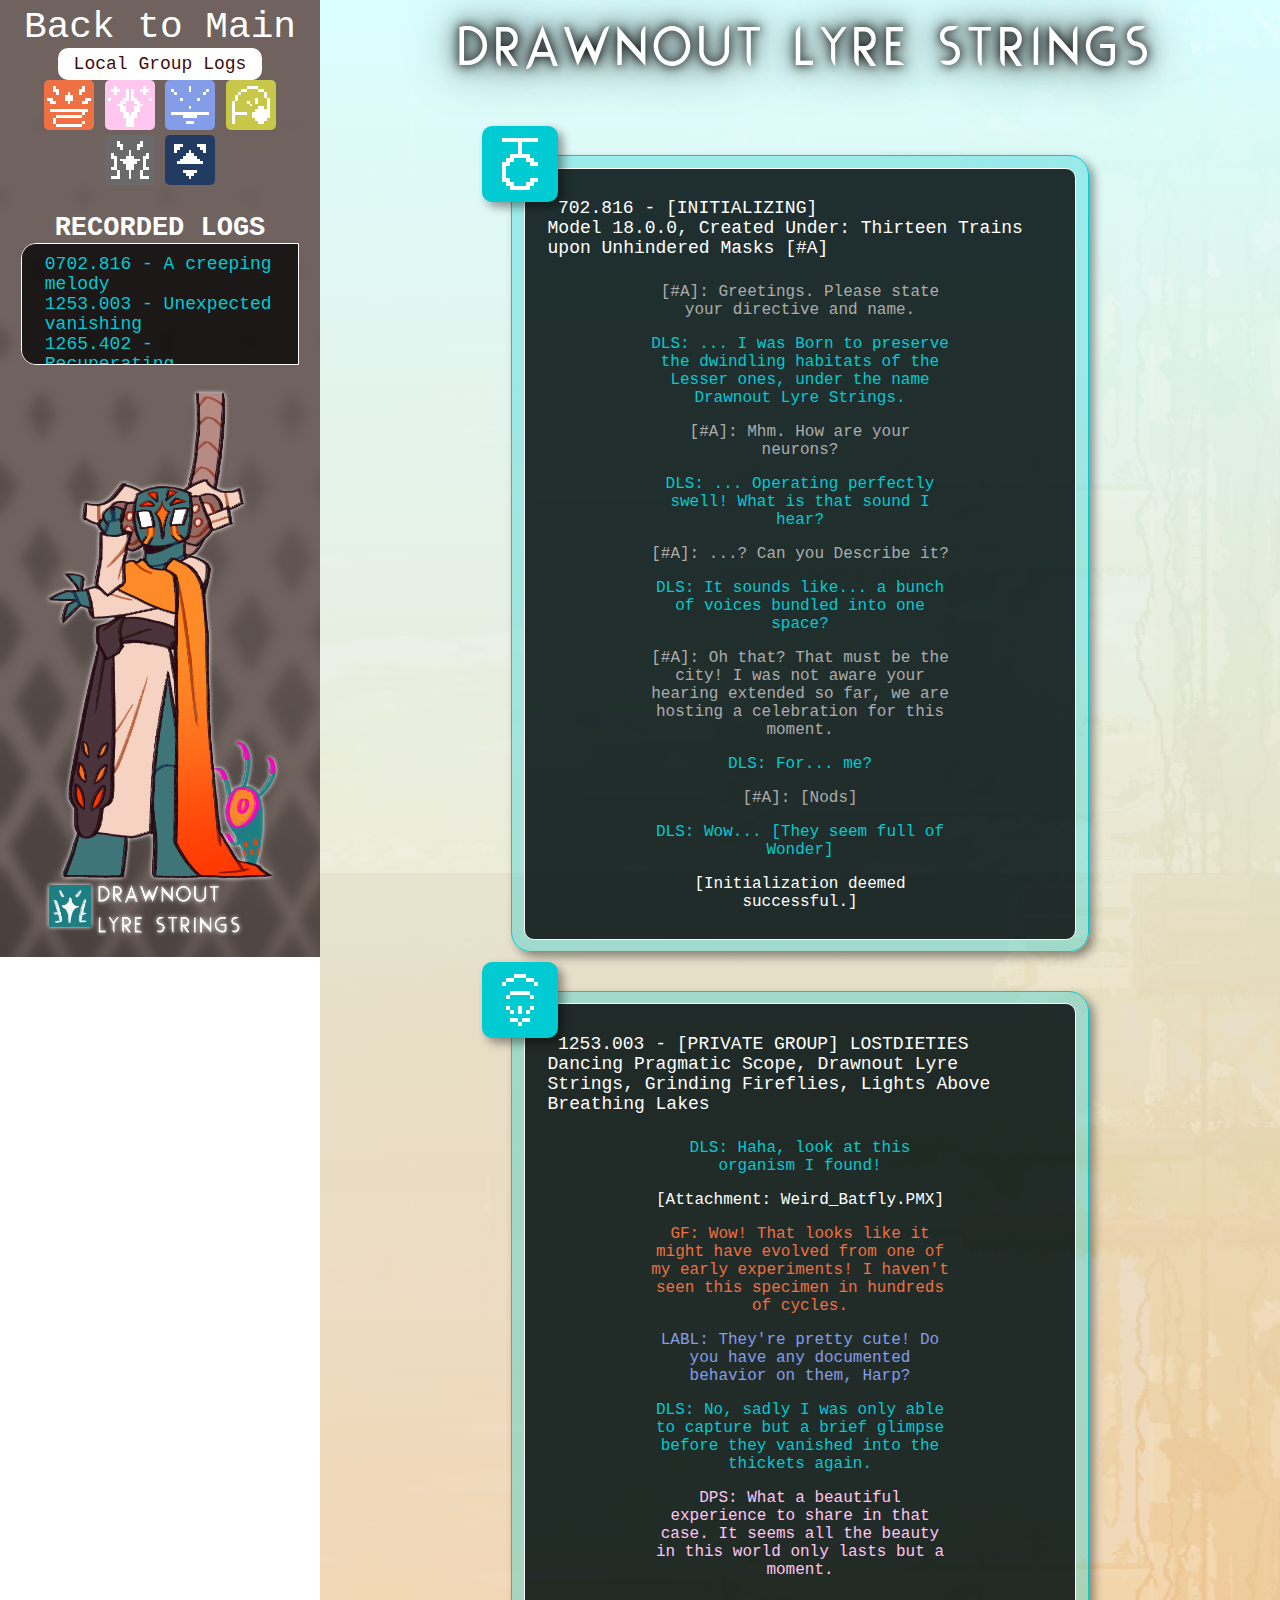
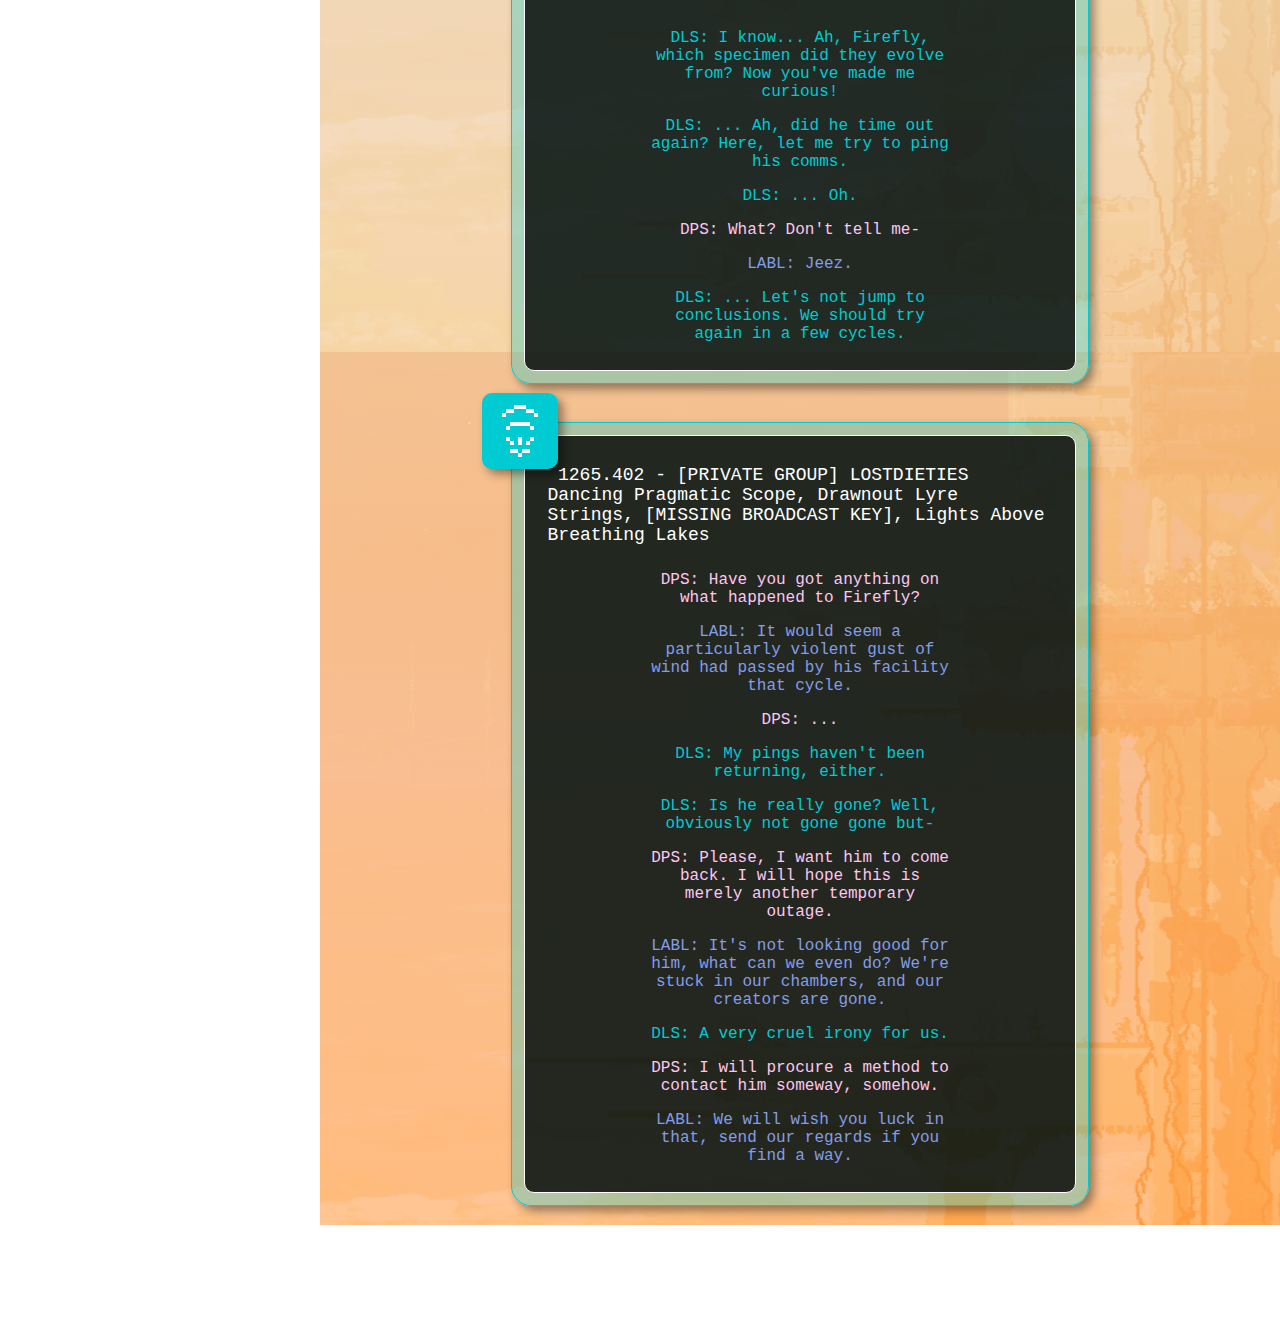
<file: dls.html>
<!DOCTYPE html>
<html lang="en">
<head>
    <meta charset="UTF-8">
    <meta name="viewport" content="width=device-width, initial-scale=1.0">
    <title>Magica's Iterator Logs</title>
    <link rel="stylesheet" href="style.css">
    <link rel="stylesheet" href="dls.css">
</head>
<body>
    <div class="container">
        <div class="logentries" id="main">
            <a href="index.html" id="backbutton">Back to Main</a>
            <a href="buzzfeed.html" id="mainlogbutton">Local Group Logs</a>
            <div class="iconrow">
                <a href="gf.html"><img src="imgs/GF.png" title="Grinding Fireflies"></a>
                <a href="dps.html"><img src="imgs/DPS.png" title="Dancing Pragmatic Scope"></a>
                <a href="labl.html"><img src="imgs/LABL.png" title="Lights Above Breathing Lakes"></a>
                <a href="jc.html"><img src="imgs/JC.png" title="Joyous Composition"></a>
                <img src="imgs/DLS.png" title="Drawnout Lyre Strings" class="active">
                <a href="pc.html"><img src="imgs/PC2.png" title="Provisional Constellations"></a>
            </div>

            <h2>RECORDED LOGS</h2>
            <ul class="logs">
                <li><a href="#DLS_init">0702.816 - A creeping melody</a></li>
                <li><a href="#DLS_side_1">1253.003 - Unexpected vanishing</a></li>
                <li><a href="#GF_missing">1265.402 - Recuperating</a></li>
            </ul>

            <img src="imgs/drawnout lyre strings.png" class="iteratorimage">
        </div>
    
        <div class="logcollection">

            <div class="iteratortitle">Drawnout Lyre Strings</div>

            <div class="log" id="DLS_init">
                <img src="imgs/icon log.png" class="logicon">
                <div class="entry">
                    <p id="title">702.816 - [INITIALIZING]
                    <br>Model 18.0.0, Created Under: Thirteen Trains upon Unhindered Masks [#A]</p>
                    <div id="logtext">
                        <p id="admin">Greetings. Please state your directive and name.</p>
                        <p id="DLS">... I was Born to preserve the dwindling habitats of the Lesser ones, under the name Drawnout Lyre Strings.</p>
                        <p id="admin">Mhm. How are your neurons?</p>
                        <p id="DLS">... Operating perfectly swell! What is that sound I hear?</p>
                        <p id="admin">...? Can you Describe it?</p>
                        <p id="DLS">It sounds like... a bunch of voices bundled into one space?</p>
                        <p id="admin">Oh that? That must be the city! I was not aware your hearing extended so far, we are hosting a celebration for this moment.</p>
                        <p id="DLS">For... me?</p>
                        <p id="admin">[Nods]</p>
                        <p id="DLS">Wow... [They seem full of Wonder]</p>
                        <p id="info">[Initialization deemed successful.]</p>
                    </div>
                </div>
                <div class="hoplink">
                    <a href="#main">Back to Top</a>
                </div>
            </div>

            <div class="log" id="DLS_side_1">
                <img src="imgs/icon broadcast.png" class="logicon">
                <div class="entry">
                    <p id="title">1253.003 - [PRIVATE GROUP] LOSTDIETIES
                    <br>Dancing Pragmatic Scope, Drawnout Lyre Strings, Grinding Fireflies, Lights Above Breathing Lakes</p>
                    <div id="logtext">
                        <p id="DLS">Haha, look at this organism I found!</p>
                        <p>[Attachment: Weird_Batfly.PMX]</p>
                        <p id="GF">Wow! That looks like it might have evolved from one of my early experiments! I haven't seen this specimen in hundreds of cycles.</p>
                        <p id="LABL">They're pretty cute! Do you have any documented behavior on them, Harp?</p>
                        <p id="DLS">No, sadly I was only able to capture but a brief glimpse before they vanished into the thickets again.</p>
                        <p id="DPS">What a beautiful experience to share in that case. It seems all the beauty in this world only lasts but a moment.</p>
                        <br>
                        <p id="DLS">I know... Ah, Firefly, which specimen did they evolve from? Now you've made me curious!</p>
                        <p id="DLS">... Ah, did he time out again? Here, let me try to ping his comms.</p>
                        <p id="DLS">... Oh.</p>
                        <p id="DPS">What? Don't tell me-</p>
                        <p id="LABL">Jeez.</p>
                        <p id="DLS">... Let's not jump to conclusions. We should try again in a few cycles.</p>
                    </div>
                </div>
                <div class="hoplink">
                    <a href="#main">Back to Top</a>
                </div>
            </div>

            <div class="log" id="GF_missing">
                <img src="imgs/icon broadcast.png" class="logicon">
                <div class="entry">
                    <p id="title">1265.402 - [PRIVATE GROUP] LOSTDIETIES
                    <br>Dancing Pragmatic Scope, Drawnout Lyre Strings, [MISSING BROADCAST KEY], Lights Above Breathing Lakes</p>
                    <div id="logtext">
                        <p id="DPS">Have you got anything on what happened to Firefly?</p>
                        <p id="LABL">It would seem a particularly violent gust of wind had passed by his facility that cycle.</p>
                        <p id="DPS">...</p>
                        <p id="DLS">My pings haven't been returning, either.</p>
                        <p id="DLS">Is he really gone? Well, obviously not gone gone but-</p>
                        <p id="DPS">Please, I want him to come back. I will hope this is merely another temporary outage.</p>
                        <p id="LABL">It's not looking good for him, what can we even do? We're stuck in our chambers, and our creators are gone.</p>
                        <p id="DLS">A very cruel irony for us.</p>
                        <p id="DPS">I will procure a method to contact him someway, somehow.</p>
                        <p id="LABL">We will wish you luck in that, send our regards if you find a way.</p>
                    </div>
                </div>
                <div class="hoplink">
                    <a href="#main">Back to Top</a>
                </div>
            </div>

    </div>
</body>
</html>
</file>
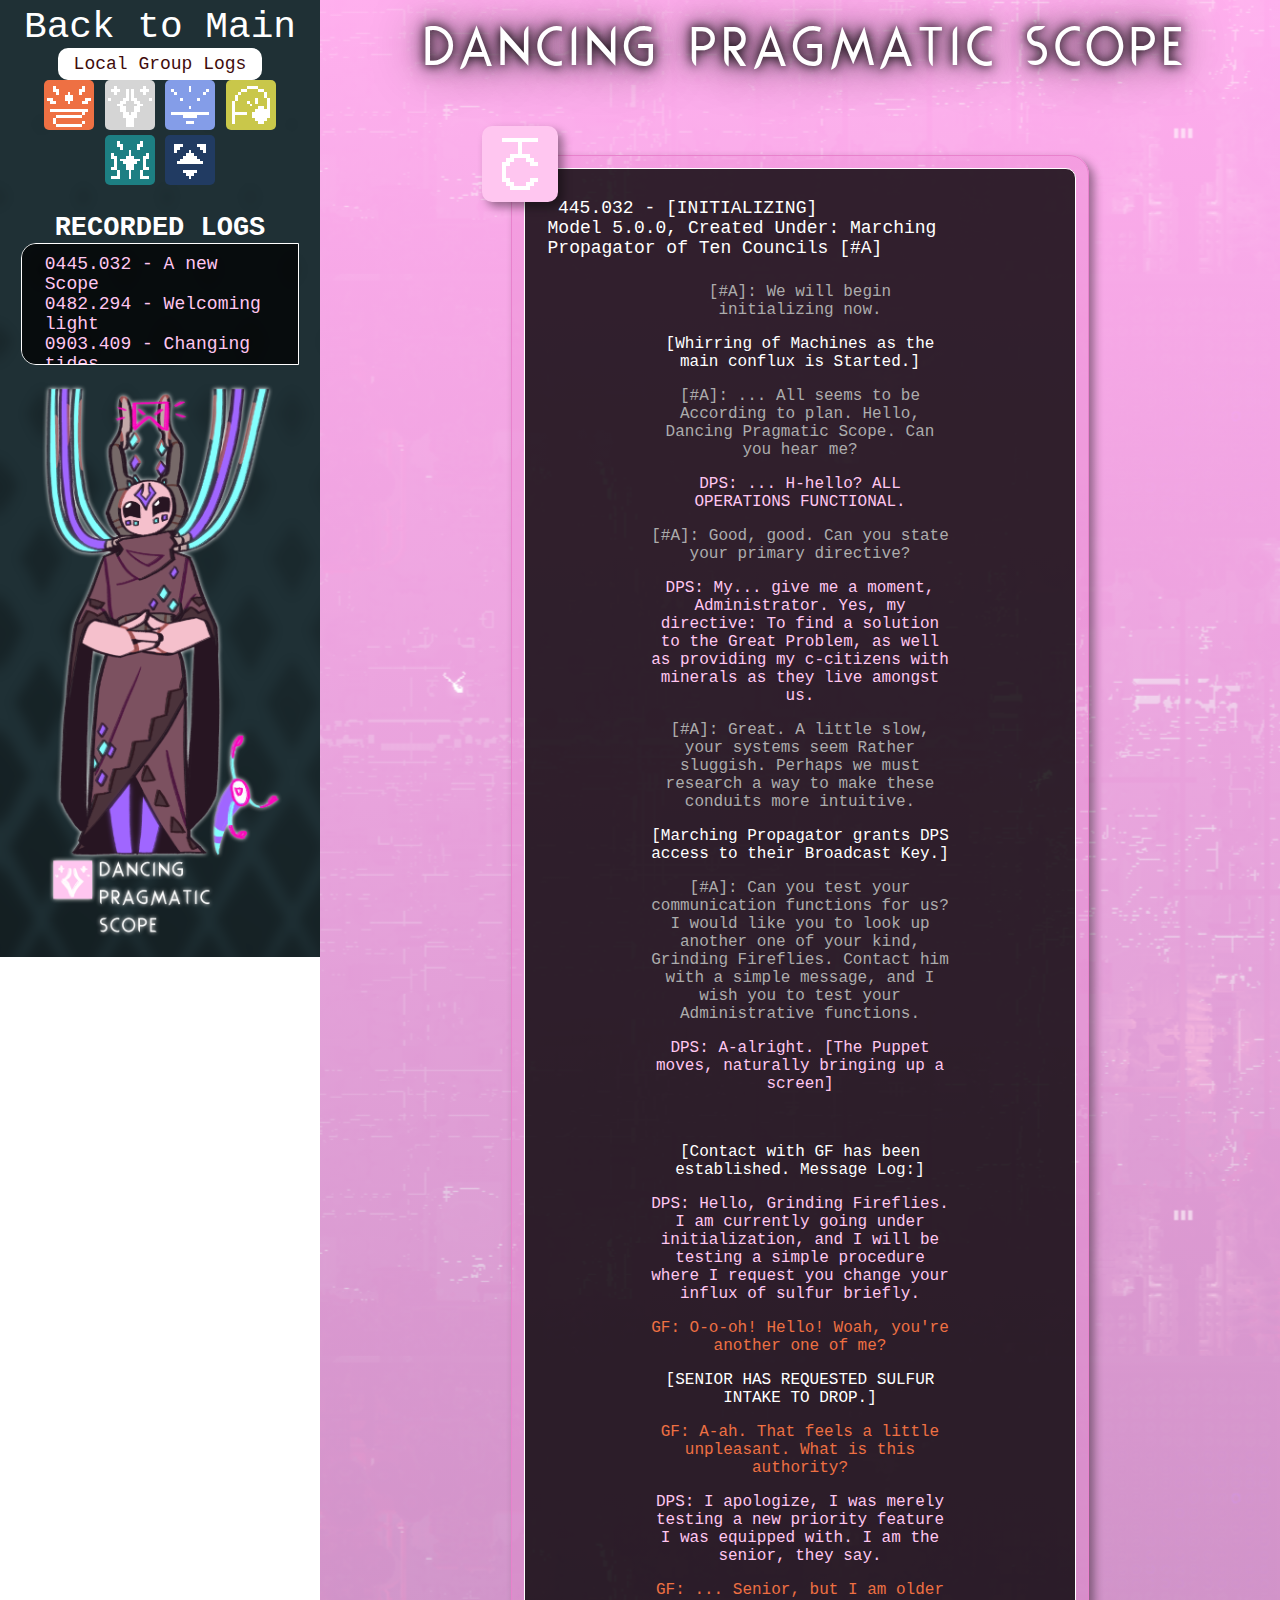
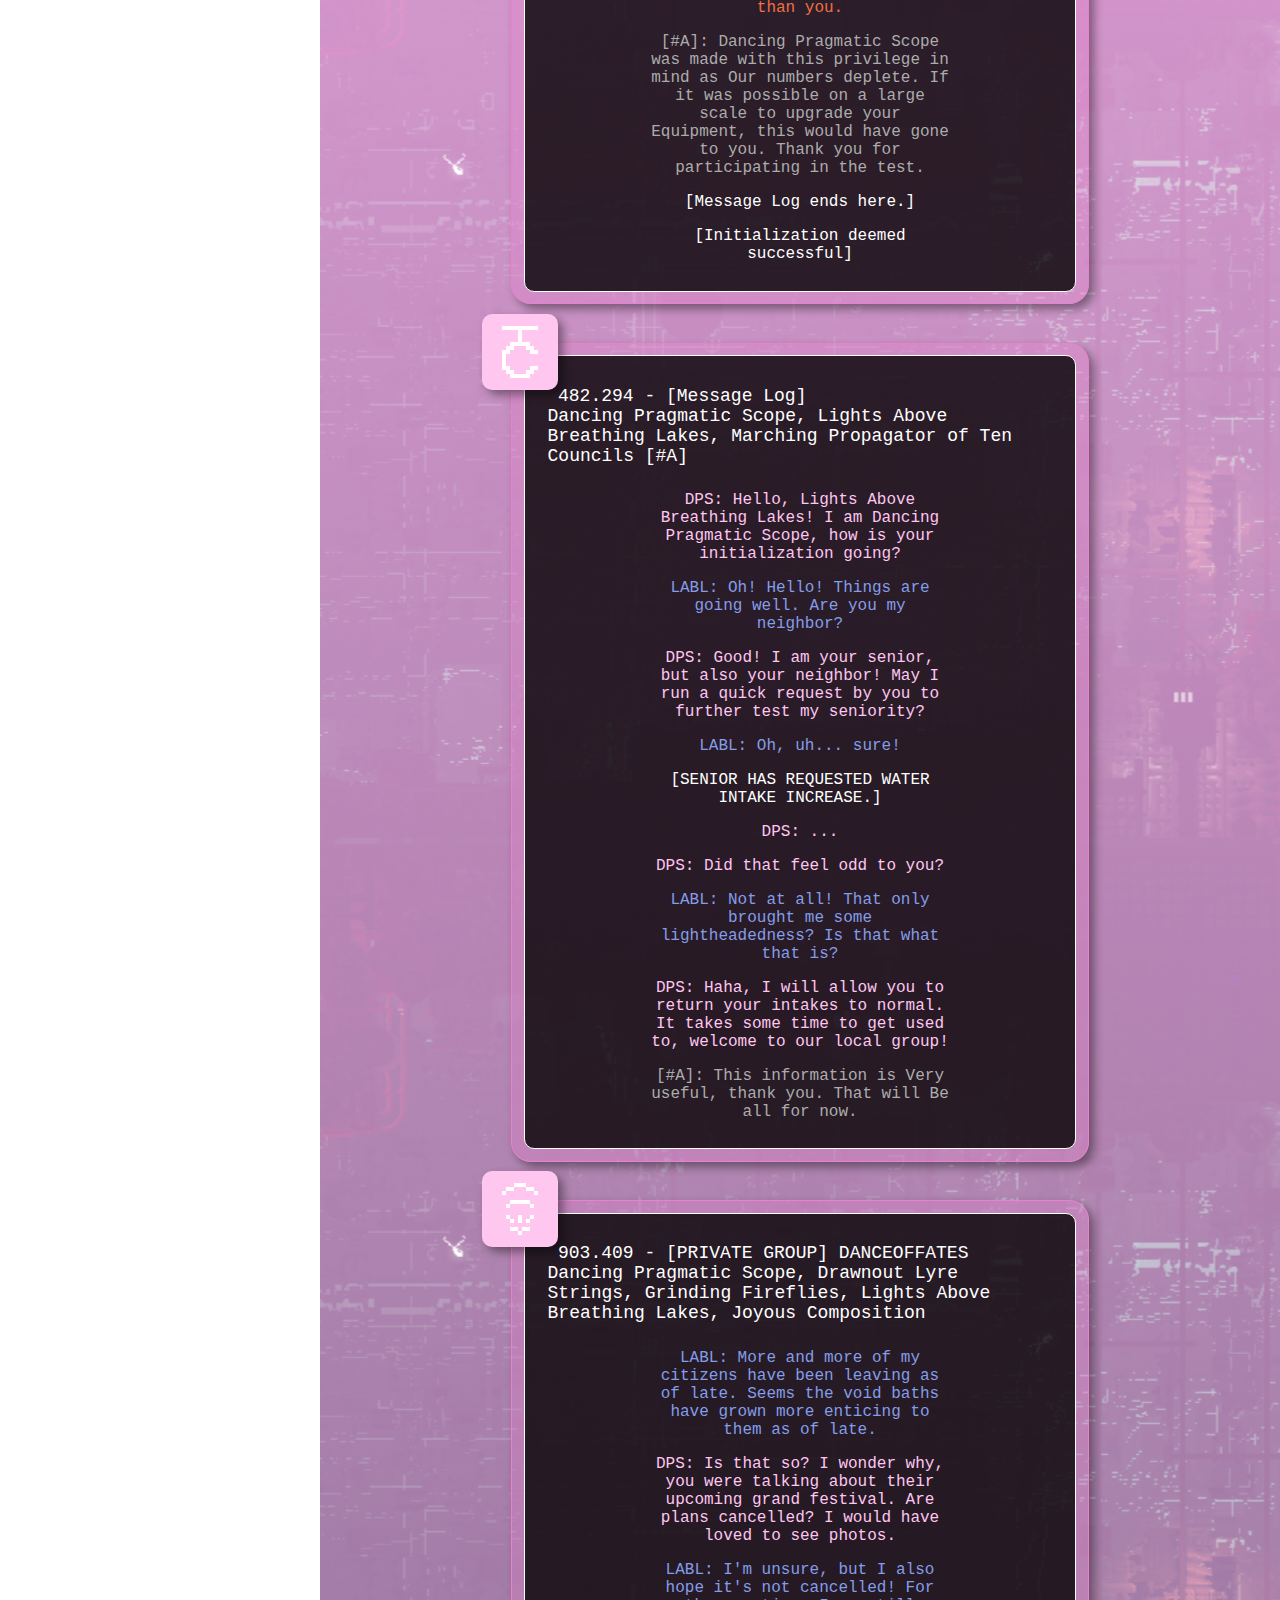
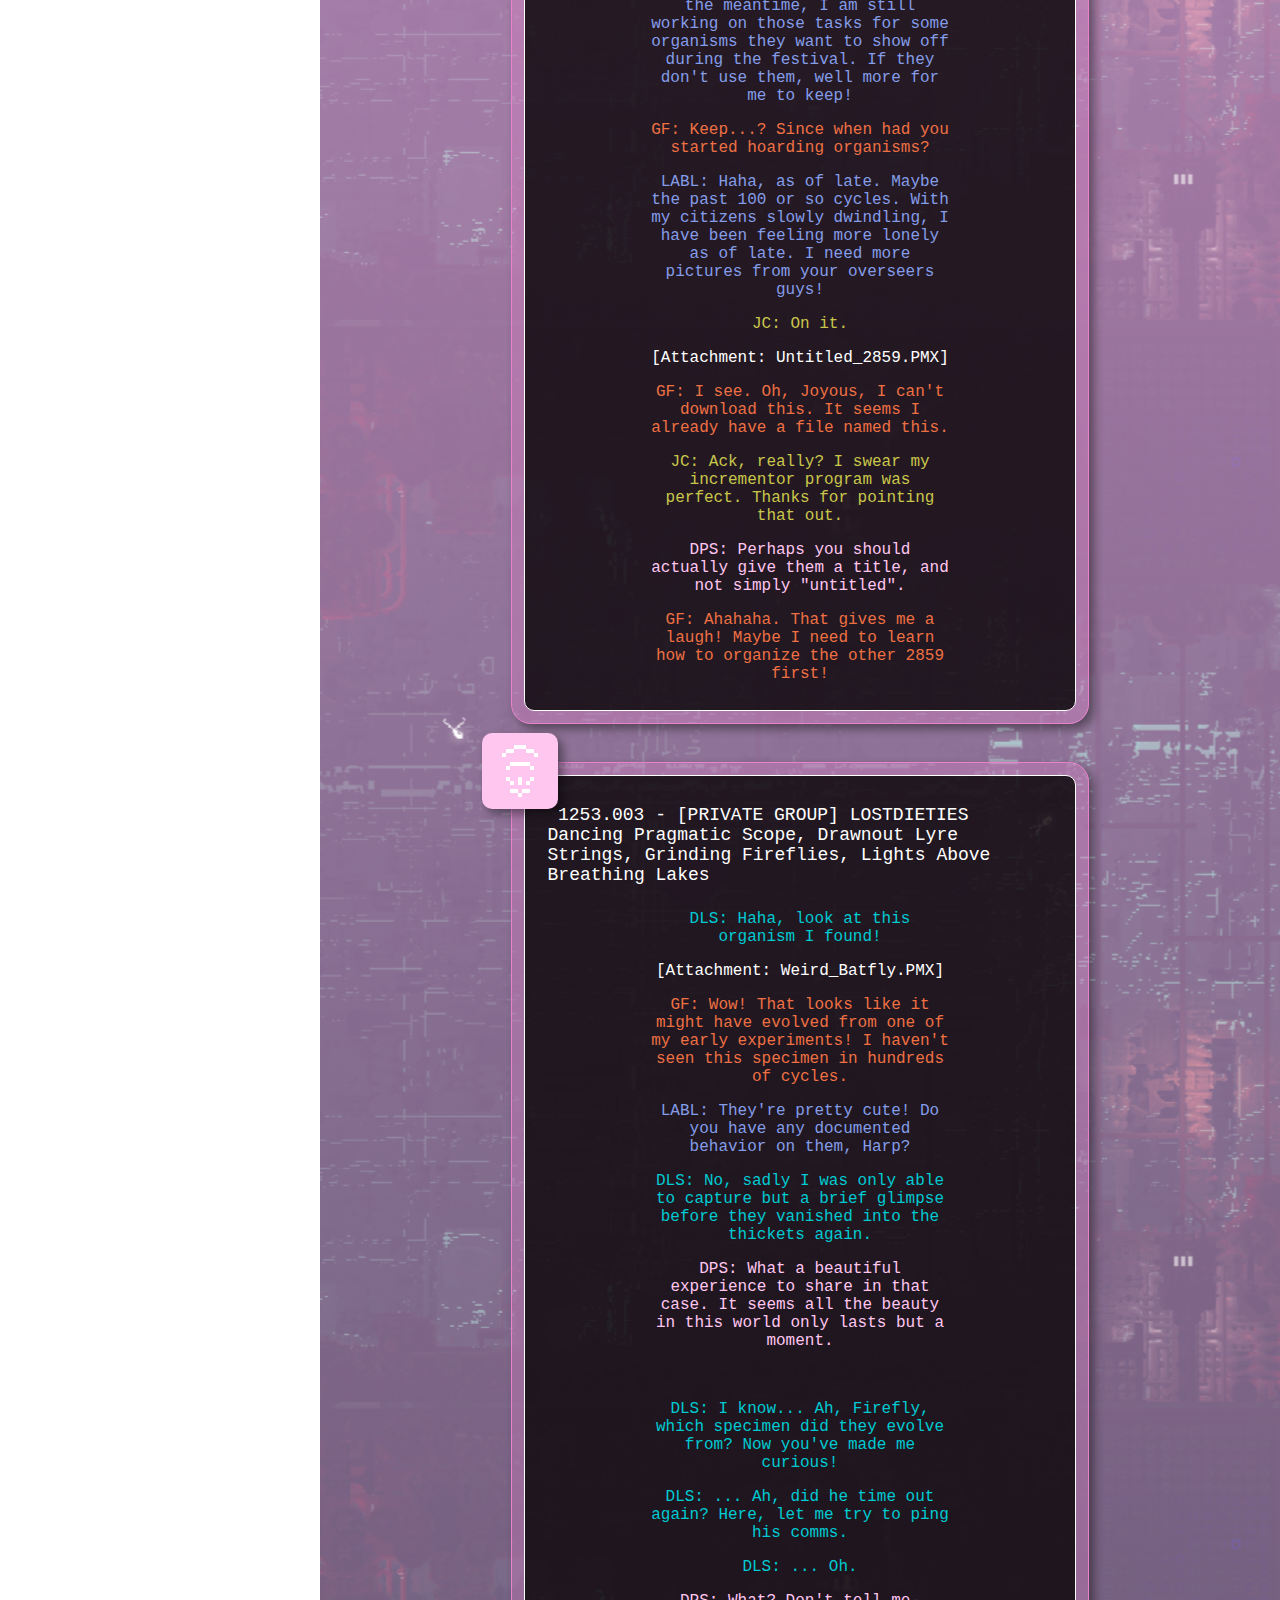
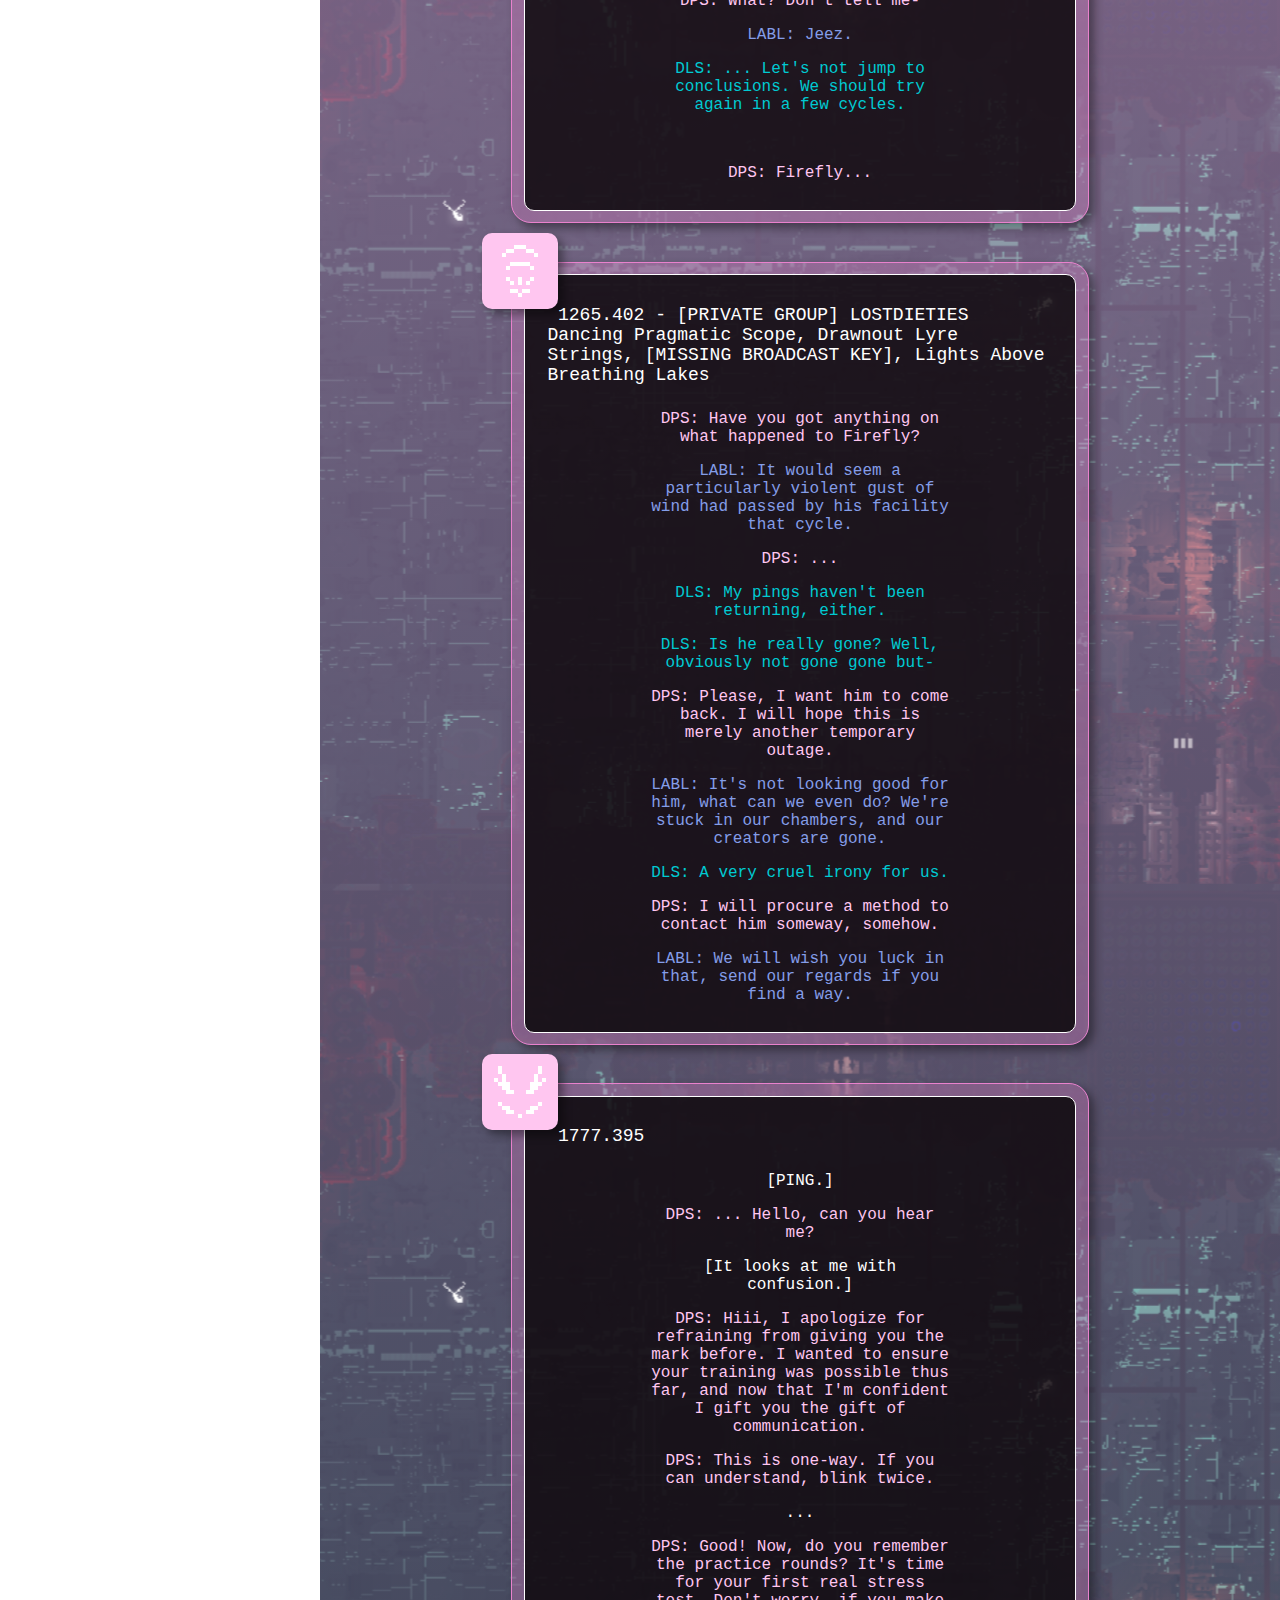
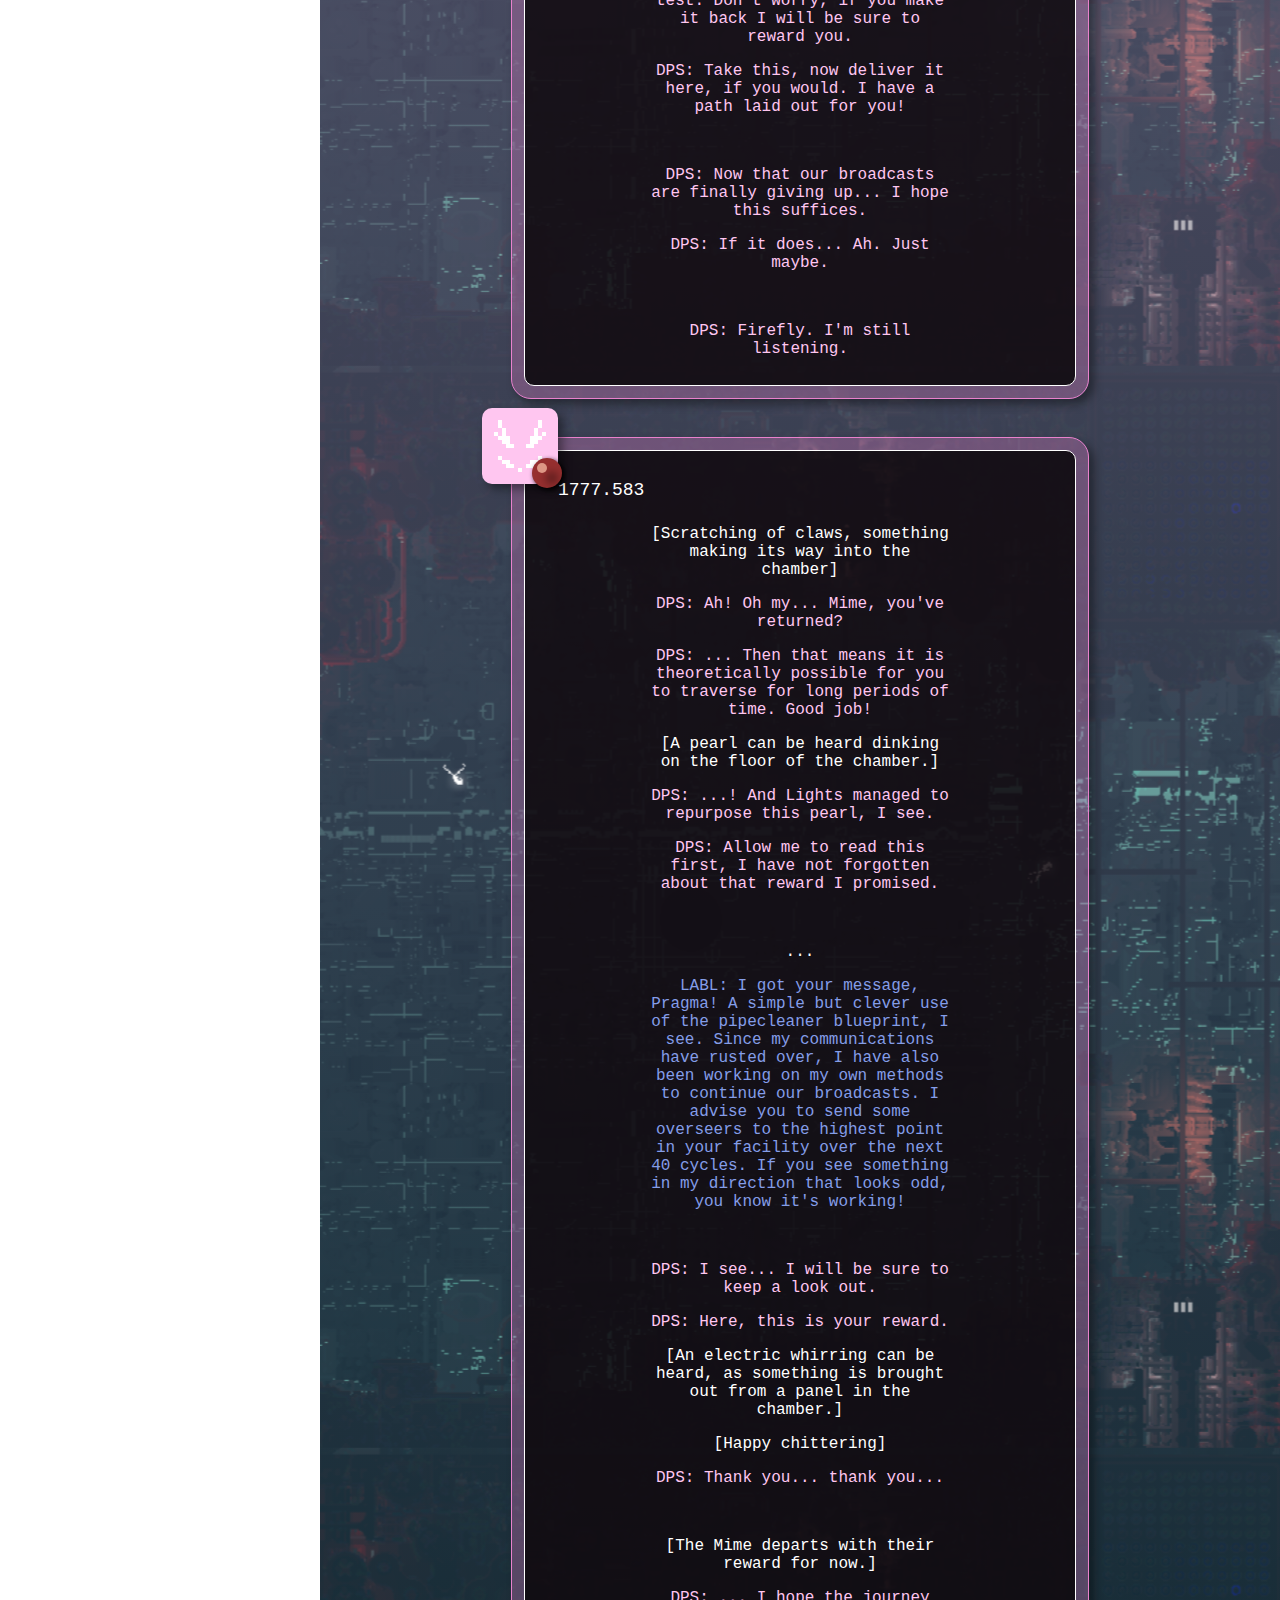
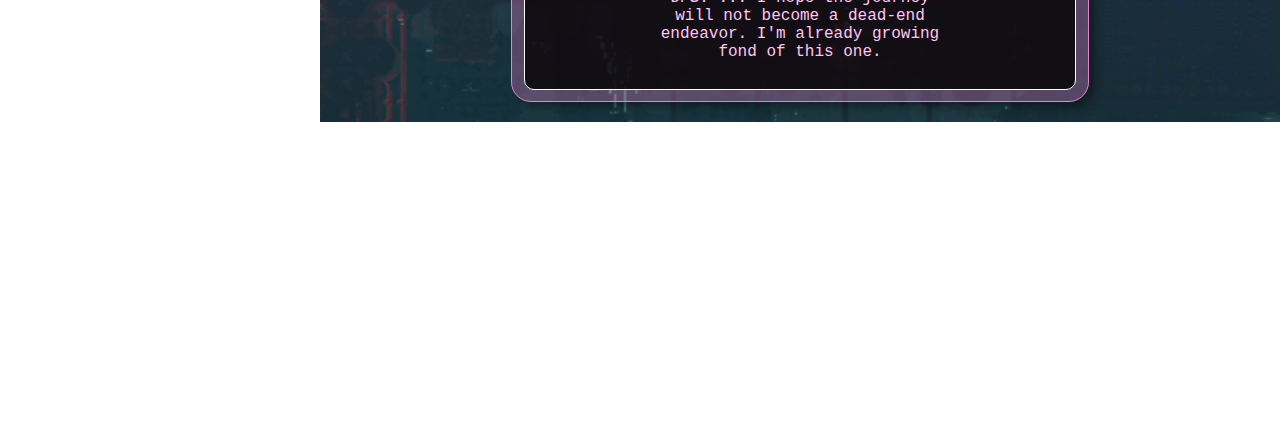
<file: dps.html>
<!DOCTYPE html>
<html lang="en">
<head>
    <meta charset="UTF-8">
    <meta name="viewport" content="width=device-width, initial-scale=1.0">
    <title>Magica's Iterator Logs</title>
    <link rel="stylesheet" href="style.css">
    <link rel="stylesheet" href="dps.css">
</head>
<body>
    <div class="container">
        <div class="logentries" id="main">
            <a href="index.html" id="backbutton">Back to Main</a>
            <a href="buzzfeed.html" id="mainlogbutton">Local Group Logs</a>
            <div class="iconrow">
                <a href="gf.html"><img src="imgs/GF.png" title="Grinding Fireflies"></a>
                <img src="imgs/DPS.png" title="Dancing Pragmatic Scope" class="active">
                <a href="labl.html"><img src="imgs/LABL.png" title="Lights Above Breathing Lakes"></a>
                <a href="jc.html"><img src="imgs/JC.png" title="Joyous Composition"></a>
                <a href="dls.html"><img src="imgs/DLS.png" title="Drawnout Lyre Strings"></a>
                <a href="pc.html"><img src="imgs/PC2.png" title="Provisional Constellations"></a>
            </div>
            
            <h2>RECORDED LOGS</h2>
                <ul class="logs">
                    <li><a href="#DPS_init">0445.032 - A new Scope</a></li>
                    <li><a href="#DPS_init">0482.294 - Welcoming light</a></li>
                    <li><a href="#DPS_side_1">0903.409 - Changing tides</a></li>
                    <li><a href="#DPS_side_2">1253.003 - Unexpected vanishing</a></li>
                    <li><a href="#GF_missing">1265.402 - Hopeless wonders</a></li>
                    <li><a href="#Mime_1">1777.395 - A new Target</a></li>
                    <li><a href="#Mime_3">1777.583 - Boomerang</a></li>
                </ul>

            <img src="imgs/dancing pragmatic scope.png" class="iteratorimage">

            </div>
    
        <div class="logcollection">

            <div class="iteratortitle">Dancing Pragmatic Scope</div>

            <div class="log" id="DPS_init">
                <img src="imgs/icon log.png" class="logicon">
                <div class="entry">
                    <p id="title">445.032 - [INITIALIZING]
                    <br>Model 5.0.0, Created Under: Marching Propagator of Ten Councils [#A]</p>
                    <div id="logtext">
                        <p id="admin">We will begin initializing now.</p>
                        <p id="info">[Whirring of Machines as the main conflux is Started.]</p>
                        <p id="admin">... All seems to be According to plan. Hello, Dancing Pragmatic Scope. Can you hear me?</p>
                        <p id="DPS">... H-hello? ALL OPERATIONS FUNCTIONAL.</p>
                        <p id="admin">Good, good. Can you state your primary directive?</p>
                        <p id="DPS">My... give me a moment, Administrator. Yes, my directive: To find a solution to the Great Problem, as well as providing my c-citizens with minerals as they live amongst us.</p>
                        <p id="admin">Great. A little slow, your systems seem Rather sluggish. Perhaps we must research a way to make these conduits more intuitive.</p>
                        <p id="info">[Marching Propagator grants DPS access to their Broadcast Key.]</p>
                        <p id="admin">Can you test your communication functions for us? I would like you to look up another one of your kind, Grinding Fireflies. Contact him with a simple message, and I wish you to test your Administrative functions.</p>
                        <p id="DPS">A-alright. [The Puppet moves, naturally bringing up a screen]</p>
                        <br>
                        <p id="info">[Contact with GF has been established. Message Log:]</p>
                        <p id="DPS">Hello, Grinding Fireflies. I am currently going under initialization, and I will be testing a simple procedure where I request you change your influx of sulfur briefly.</p>
                        <p id="GF">O-o-oh! Hello! Woah, you're another one of me?</p>
                        <p id="info">[SENIOR HAS REQUESTED SULFUR INTAKE TO DROP.]</p>
                        <p id="GF">A-ah. That feels a little unpleasant. What is this authority?</p>
                        <p id="DPS">I apologize, I was merely testing a new priority feature I was equipped with. I am the senior, they say.</p>
                        <p id="GF">... Senior, but I am older than you.</p>
                        <p id="admin">Dancing Pragmatic Scope was made with this privilege in mind as Our numbers deplete. If it was possible on a large scale to upgrade your Equipment, this would have gone to you. Thank you for participating in the test.</p>
                        <p id="info">[Message Log ends here.]</p>
                        <p id="info">[Initialization deemed successful]</p>
                    </div>
                </div>
                <div class="hoplink">
                    <a href="#main">Back to Top</a>
                </div>
            </div>

            <div class="log" id="LABL_init">
                <img src="imgs/icon log.png" class="logicon">
                <div class="entry">
                    <p id="title">482.294 - [Message Log]
                    <br>Dancing Pragmatic Scope, Lights Above Breathing Lakes, Marching Propagator of Ten Councils [#A]</p>
                    <div id="logtext">
                        <p id="DPS">Hello, Lights Above Breathing Lakes! I am Dancing Pragmatic Scope, how is your initialization going?</p>
                        <p id="LABL">Oh! Hello! Things are going well. Are you my neighbor?</p>
                        <p id="DPS">Good! I am your senior, but also your neighbor! May I run a quick request by you to further test my seniority?</p>
                        <p id="LABL">Oh, uh... sure!</p>
                        <p id="info">[SENIOR HAS REQUESTED WATER INTAKE INCREASE.]</p>
                        <p id="DPS">...</p>
                        <p id="DPS">Did that feel odd to you?</p>
                        <p id="LABL">Not at all! That only brought me some lightheadedness? Is that what that is?</p>
                        <p id="DPS">Haha, I will allow you to return your intakes to normal. It takes some time to get used to, welcome to our local group!</p>
                        <p id="admin">This information is Very useful, thank you. That will Be all for now.</p>
                    </div>
                </div>
                <div class="hoplink">
                    <a href="#main">Back to Top</a>
                </div>
            </div>

            <div class="log" id="DPS_side_1">
                <img src="imgs/icon broadcast.png" class="logicon">
                <div class="entry">
                    <p id="title">903.409 - [PRIVATE GROUP] DANCEOFFATES
                    <br>Dancing Pragmatic Scope, Drawnout Lyre Strings, Grinding Fireflies, Lights Above Breathing Lakes, Joyous Composition</p>
                    <div id="logtext">
                        <p id="LABL">More and more of my citizens have been leaving as of late. Seems the void baths have grown more enticing to them as of late.</p>
                        <p id="DPS">Is that so? I wonder why, you were talking about their upcoming grand festival. Are plans cancelled? I would have loved to see photos.</p>
                        <p id="LABL">I'm unsure, but I also hope it's not cancelled! For the meantime, I am still working on those tasks for some organisms they want to show off during the festival. If they don't use them, well more for me to keep!</p>
                        <p id="GF">Keep...? Since when had you started hoarding organisms?</p>
                        <p id="LABL">Haha, as of late. Maybe the past 100 or so cycles. With my citizens slowly dwindling, I have been feeling more lonely as of late. I need more pictures from your overseers guys!</p>
                        <p id="JC">On it.</p>
                        <p>[Attachment: Untitled_2859.PMX]</p>
                        <p id="GF">I see. Oh, Joyous, I can't download this. It seems I already have a file named this.</p>
                        <p id="JC">Ack, really? I swear my incrementor program was perfect. Thanks for pointing that out.</p>
                        <p id="DPS">Perhaps you should actually give them a title, and not simply "untitled".</p>
                        <p id="GF">Ahahaha. That gives me a laugh! Maybe I need to learn how to organize the other 2859 first!</p>
                    </div>
                </div>
                <div class="hoplink">
                    <a href="#main">Back to Top</a>
                </div>
            </div>
    
            <div class="log" id="DPS_side_2">
                <img src="imgs/icon broadcast.png" class="logicon">
                <div class="entry">
                    <p id="title">1253.003 - [PRIVATE GROUP] LOSTDIETIES
                    <br>Dancing Pragmatic Scope, Drawnout Lyre Strings, Grinding Fireflies, Lights Above Breathing Lakes</p>
                    <div id="logtext">
                        <p id="DLS">Haha, look at this organism I found!</p>
                        <p>[Attachment: Weird_Batfly.PMX]</p>
                        <p id="GF">Wow! That looks like it might have evolved from one of my early experiments! I haven't seen this specimen in hundreds of cycles.</p>
                        <p id="LABL">They're pretty cute! Do you have any documented behavior on them, Harp?</p>
                        <p id="DLS">No, sadly I was only able to capture but a brief glimpse before they vanished into the thickets again.</p>
                        <p id="DPS">What a beautiful experience to share in that case. It seems all the beauty in this world only lasts but a moment.</p>
                        <br>
                        <p id="DLS">I know... Ah, Firefly, which specimen did they evolve from? Now you've made me curious!</p>
                        <p id="DLS">... Ah, did he time out again? Here, let me try to ping his comms.</p>
                        <p id="DLS">... Oh.</p>
                        <p id="DPS">What? Don't tell me-</p>
                        <p id="LABL">Jeez.</p>
                        <p id="DLS">... Let's not jump to conclusions. We should try again in a few cycles.</p>
                        <br>
                        <p id="DPS">Firefly...</p>
                    </div>
                </div>
                <div class="hoplink">
                    <a href="#main">Back to Top</a>
                </div>
            </div>

            <div class="log" id="GF_missing">
                <img src="imgs/icon broadcast.png" class="logicon">
                <div class="entry">
                    <p id="title">1265.402 - [PRIVATE GROUP] LOSTDIETIES
                    <br>Dancing Pragmatic Scope, Drawnout Lyre Strings, [MISSING BROADCAST KEY], Lights Above Breathing Lakes</p>
                    <div id="logtext">
                        <p id="DPS">Have you got anything on what happened to Firefly?</p>
                        <p id="LABL">It would seem a particularly violent gust of wind had passed by his facility that cycle.</p>
                        <p id="DPS">...</p>
                        <p id="DLS">My pings haven't been returning, either.</p>
                        <p id="DLS">Is he really gone? Well, obviously not gone gone but-</p>
                        <p id="DPS">Please, I want him to come back. I will hope this is merely another temporary outage.</p>
                        <p id="LABL">It's not looking good for him, what can we even do? We're stuck in our chambers, and our creators are gone.</p>
                        <p id="DLS">A very cruel irony for us.</p>
                        <p id="DPS">I will procure a method to contact him someway, somehow.</p>
                        <p id="LABL">We will wish you luck in that, send our regards if you find a way.</p>
                    </div>
                </div>
                <div class="hoplink">
                    <a href="#main">Back to Top</a>
                </div>
            </div>

            
            <div class="log" id="Mime_1">
                <img src="imgs/icon mime.png" class="logicon">
                <div class="entry">
                    <p id="title">1777.395</p>
                    <div id="logtext">
                        <p id="info">[PING.]</p>
                        <p id="DPS">... Hello, can you hear me?</p>
                        <p>[It looks at me with confusion.]</p>
                        <p id="DPS">Hiii, I apologize for refraining from giving you the mark before. I wanted to ensure your training was possible thus far, and now that I'm confident I gift you the gift of communication.</p>
                        <p id="DPS">This is one-way. If you can understand, blink twice.</p>
                        <p>...</p>
                        <p id="DPS">Good! Now, do you remember the practice rounds? It's time for your first real stress test. Don't worry, if you make it back I will be sure to reward you.</p>
                        <p id="DPS">Take this, now deliver it here, if you would. I have a path laid out for you!</p>
                        <br>
                        <p id="DPS">Now that our broadcasts are finally giving up... I hope this suffices.</p>
                        <p id="DPS">If it does... Ah. Just maybe.</p>
                        <br>
                        <p id="DPS">Firefly. I'm still listening.</p>
                    </div>
                </div>
                <div class="hoplink">
                    <a href="#main">Back to Top</a>
                </div>
            </div>

            <div class="log" id="Mime_3">
                <img src="imgs/icon mime.png" class="logicon">
                <div class="pearl" style="background-color: #962f2f;">
                    <div class="highlight" style="background-color: #dd9785;"></div>
                </div>
                <div class="entry">
                    <p id="title">1777.583</p>
                    <div id="logtext">
                        <p>[Scratching of claws, something making its way into the chamber]</p>
                        <p id="DPS">Ah! Oh my... Mime, you've returned?</p>
                        <p id="DPS">... Then that means it is theoretically possible for you to traverse for long periods of time. Good job!</p>
                        <p>[A pearl can be heard dinking on the floor of the chamber.]</p>
                        <p id="DPS">...! And Lights managed to repurpose this pearl, I see.</p>
                        <p id="DPS">Allow me to read this first, I have not forgotten about that reward I promised.</p>
                        <br>
                        <p>...</p>
                        <p id="LABL">I got your message, Pragma! A simple but clever use of the pipecleaner blueprint, I see. Since my communications have rusted over, I have also been working on my own methods to continue our broadcasts. I advise you to send some overseers to the highest point in your facility over the next 40 cycles. If you see something in my direction that looks odd, you know it's working!</p>
                        <br>
                        <p id="DPS">I see... I will be sure to keep a look out.</p>
                        <p id="DPS">Here, this is your reward.</p>
                        <p id="info">[An electric whirring can be heard, as something is brought out from a panel in the chamber.]</p>
                        <p>[Happy chittering]</p>
                        <p id="DPS">Thank you... thank you...</p>
                        <br>
                        <p id="info">[The Mime departs with their reward for now.]</p>
                        <p id="DPS">... I hope the journey will not become a dead-end endeavor. I'm already growing fond of this one.</p>
                    </div>
                </div>
                <div class="hoplink">
                    <a href="#main">Back to Top</a>
                </div>
            </div>

    </div>
</body>
</html>
</file>
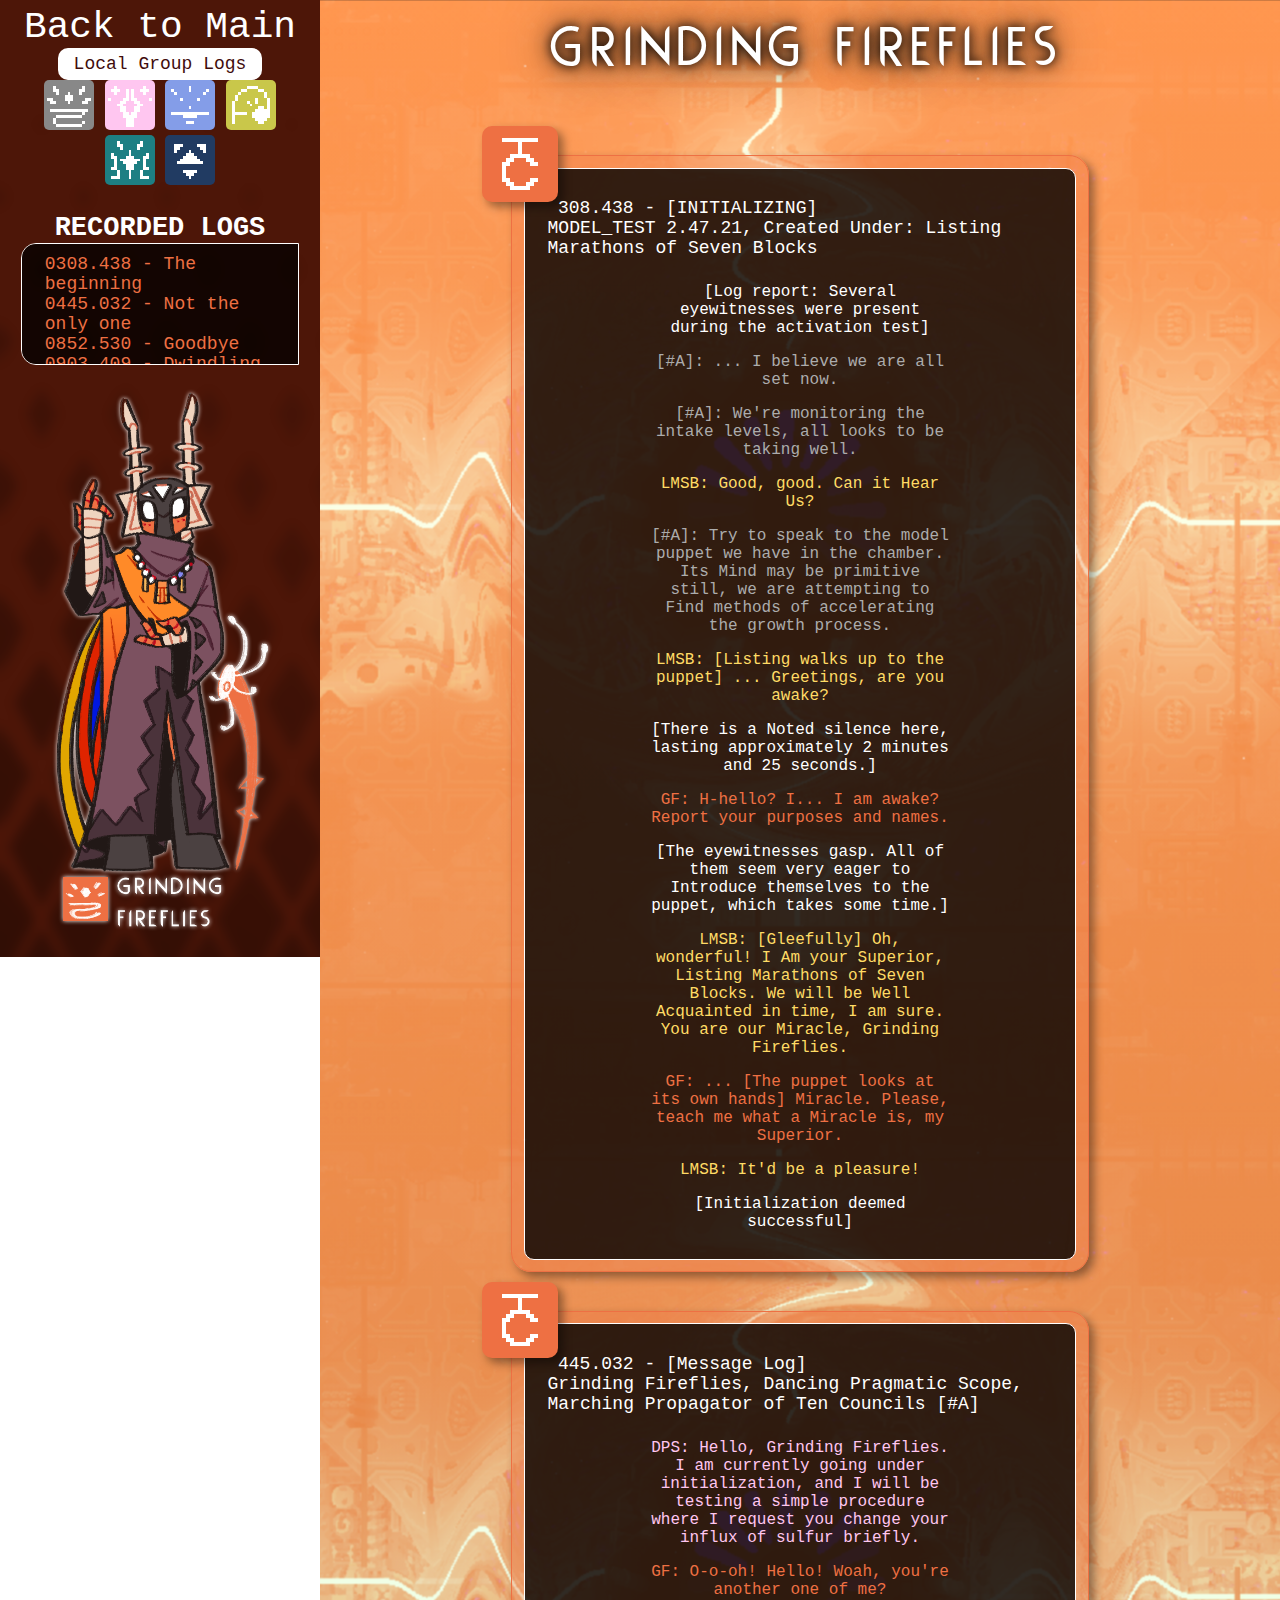
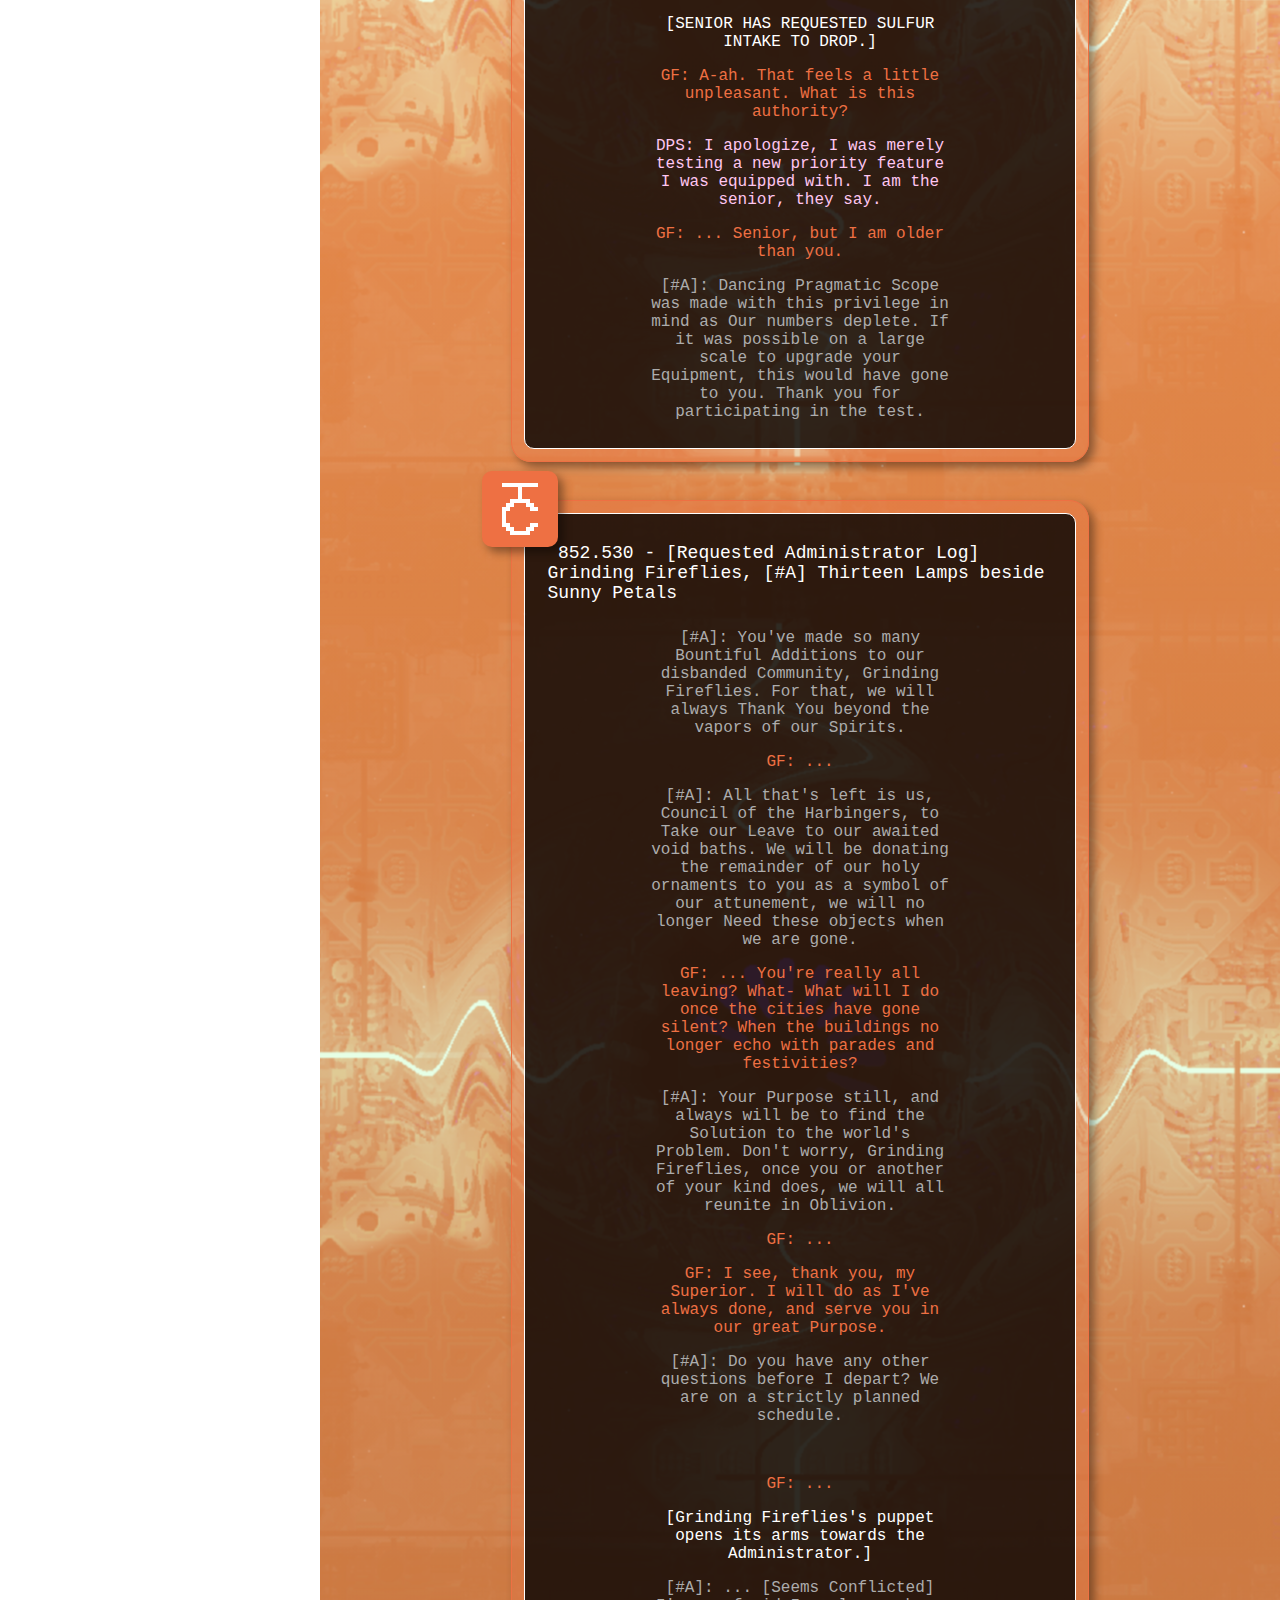
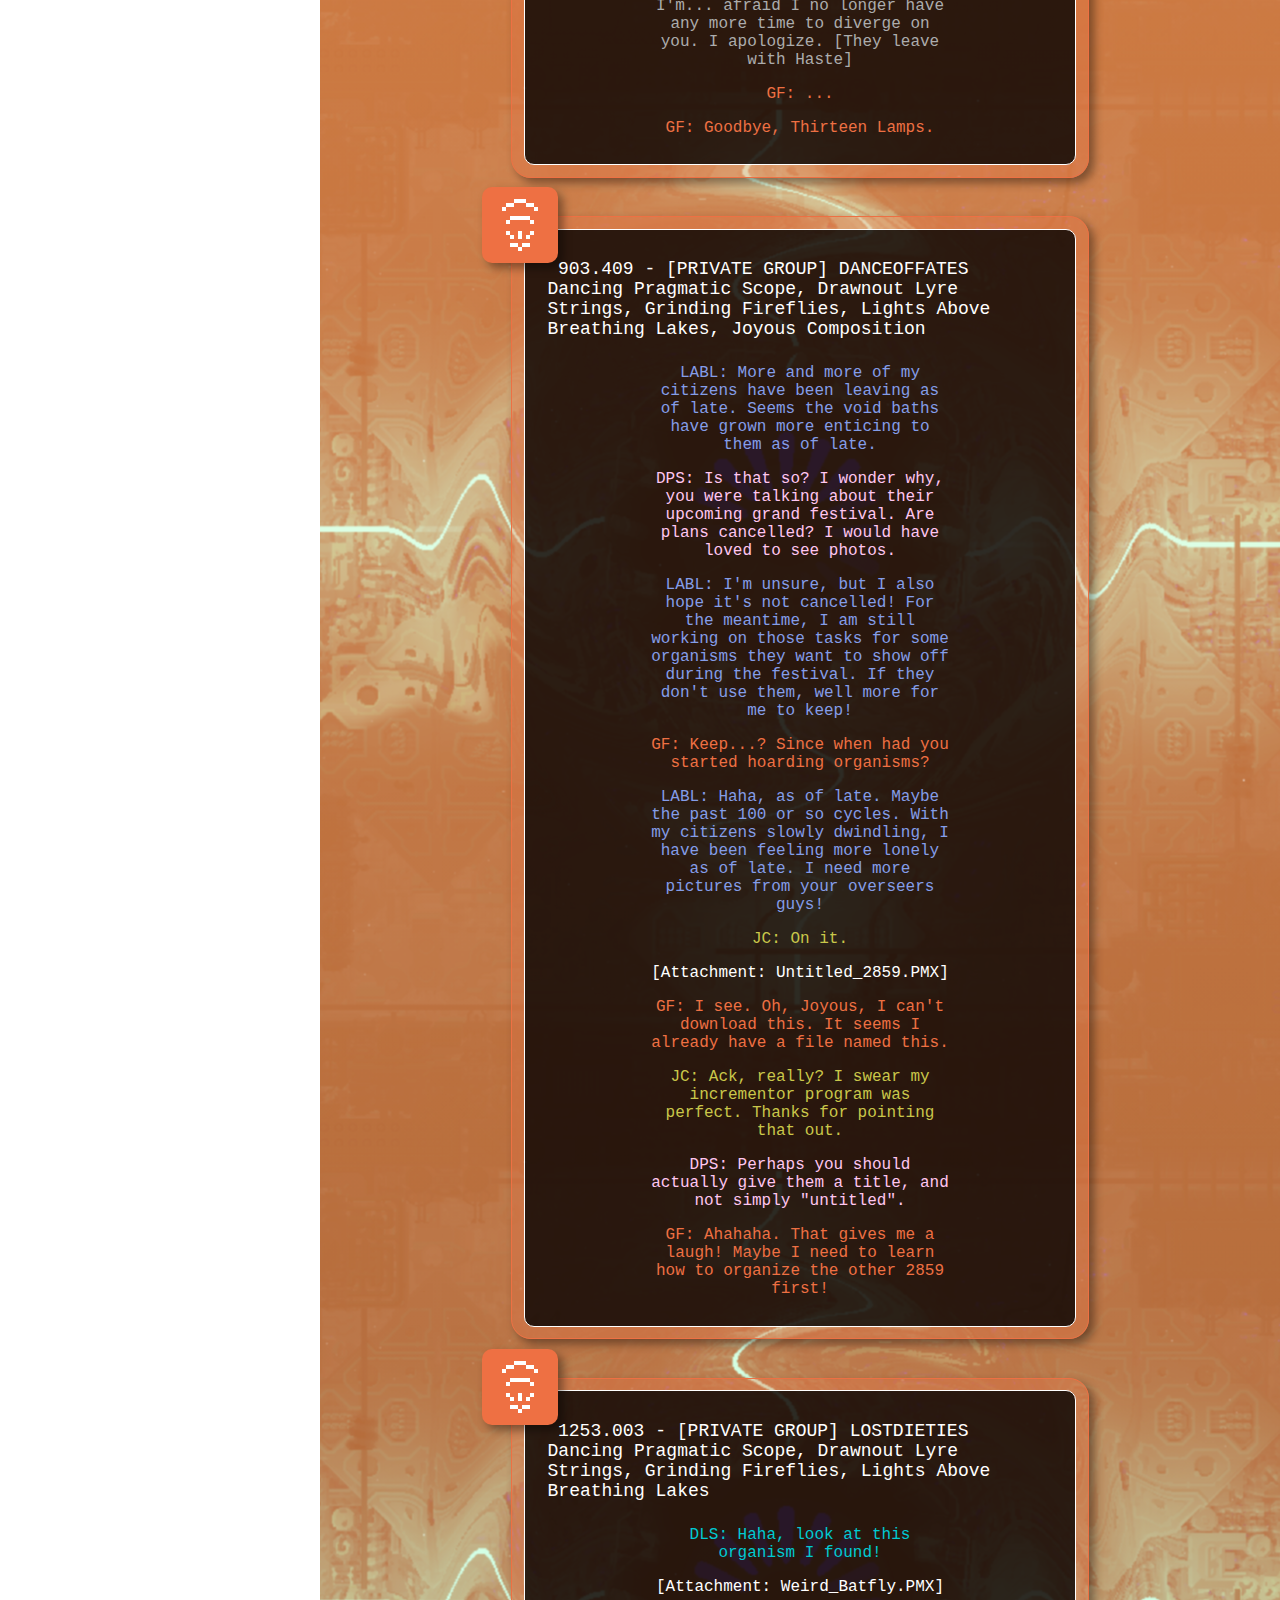
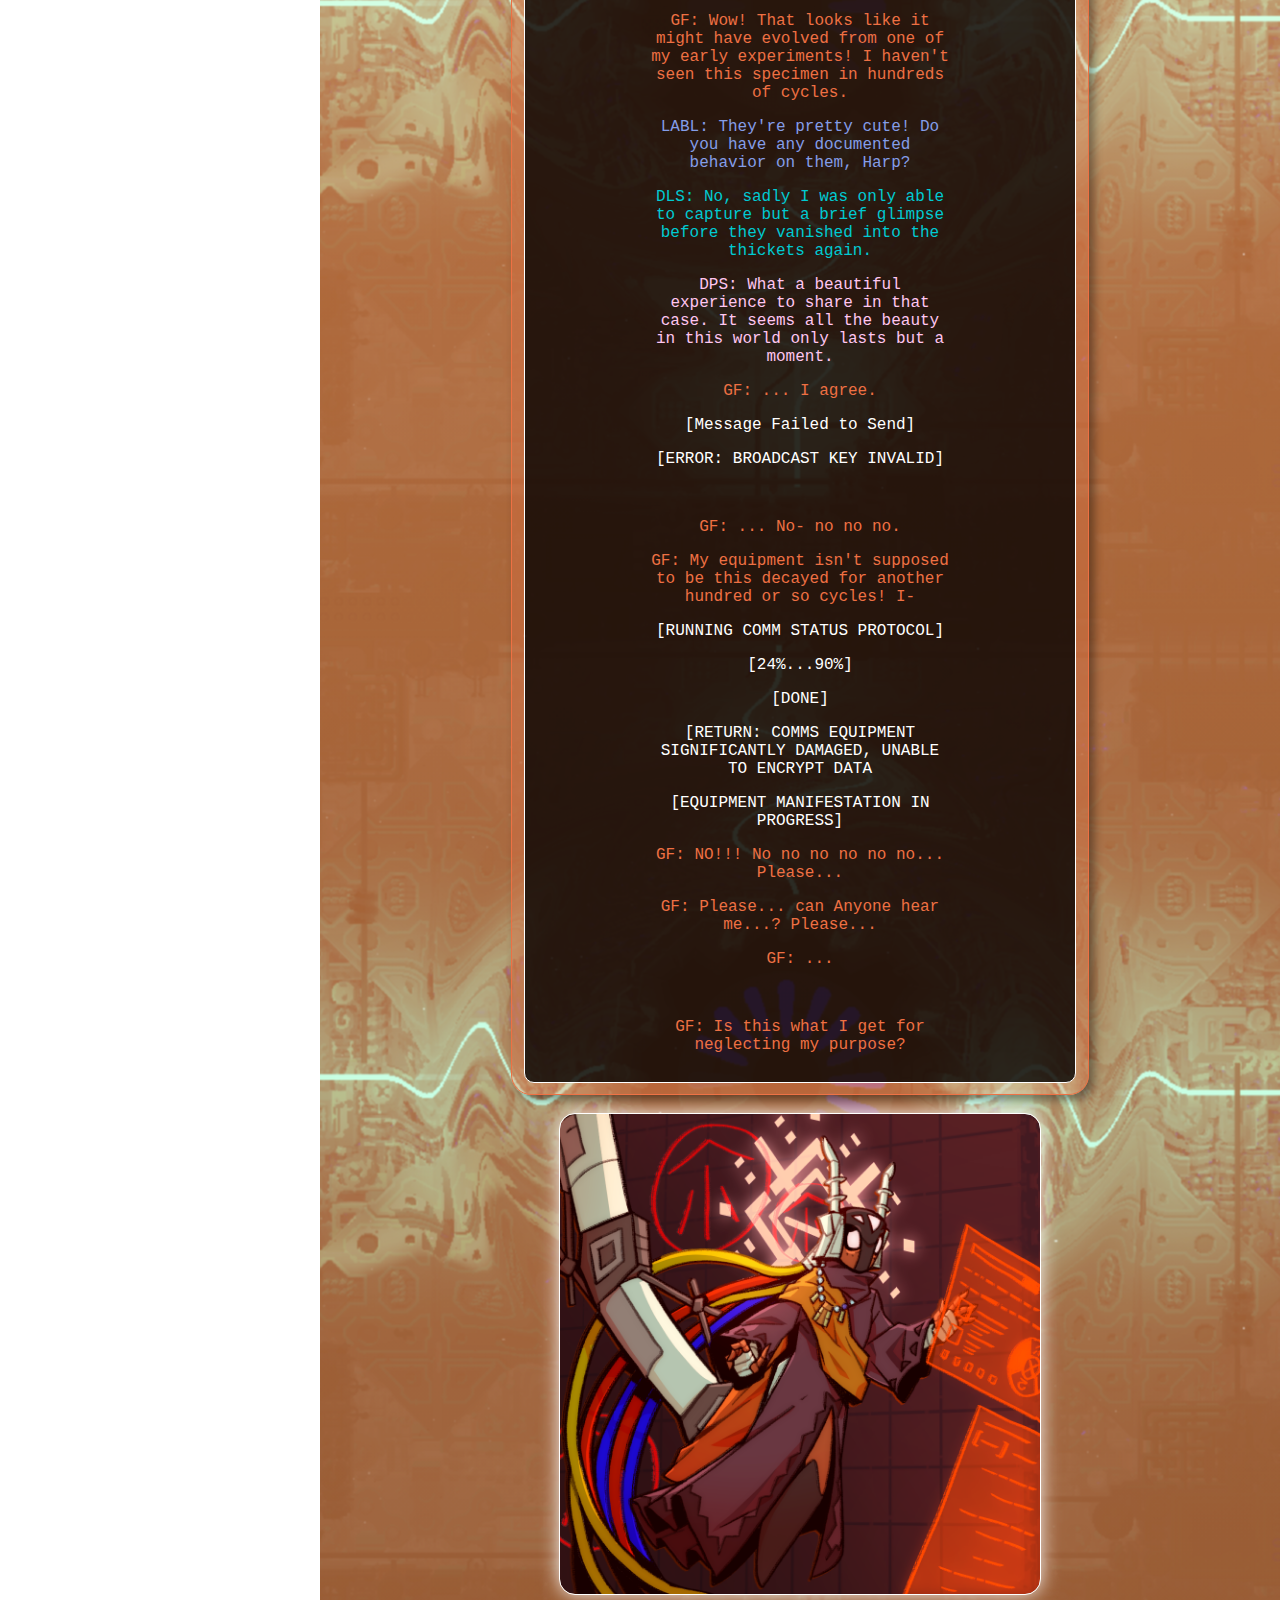
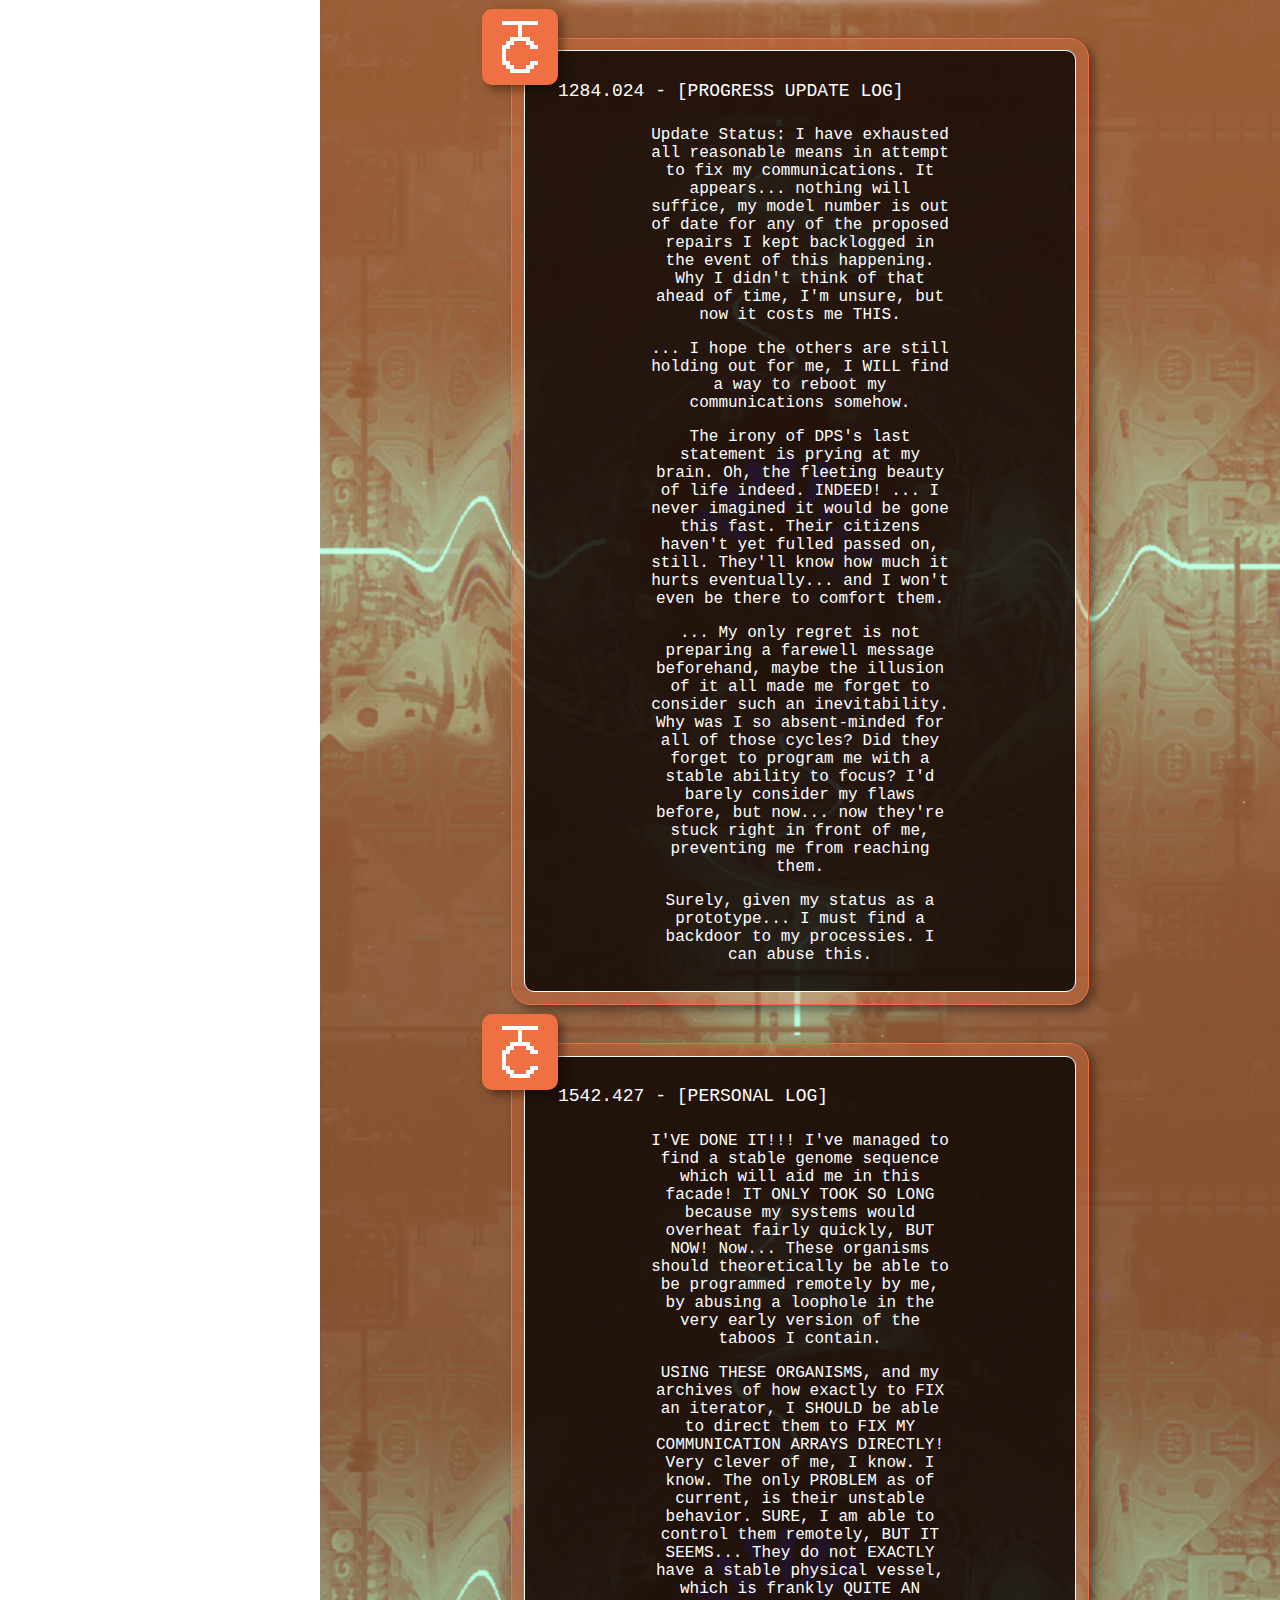
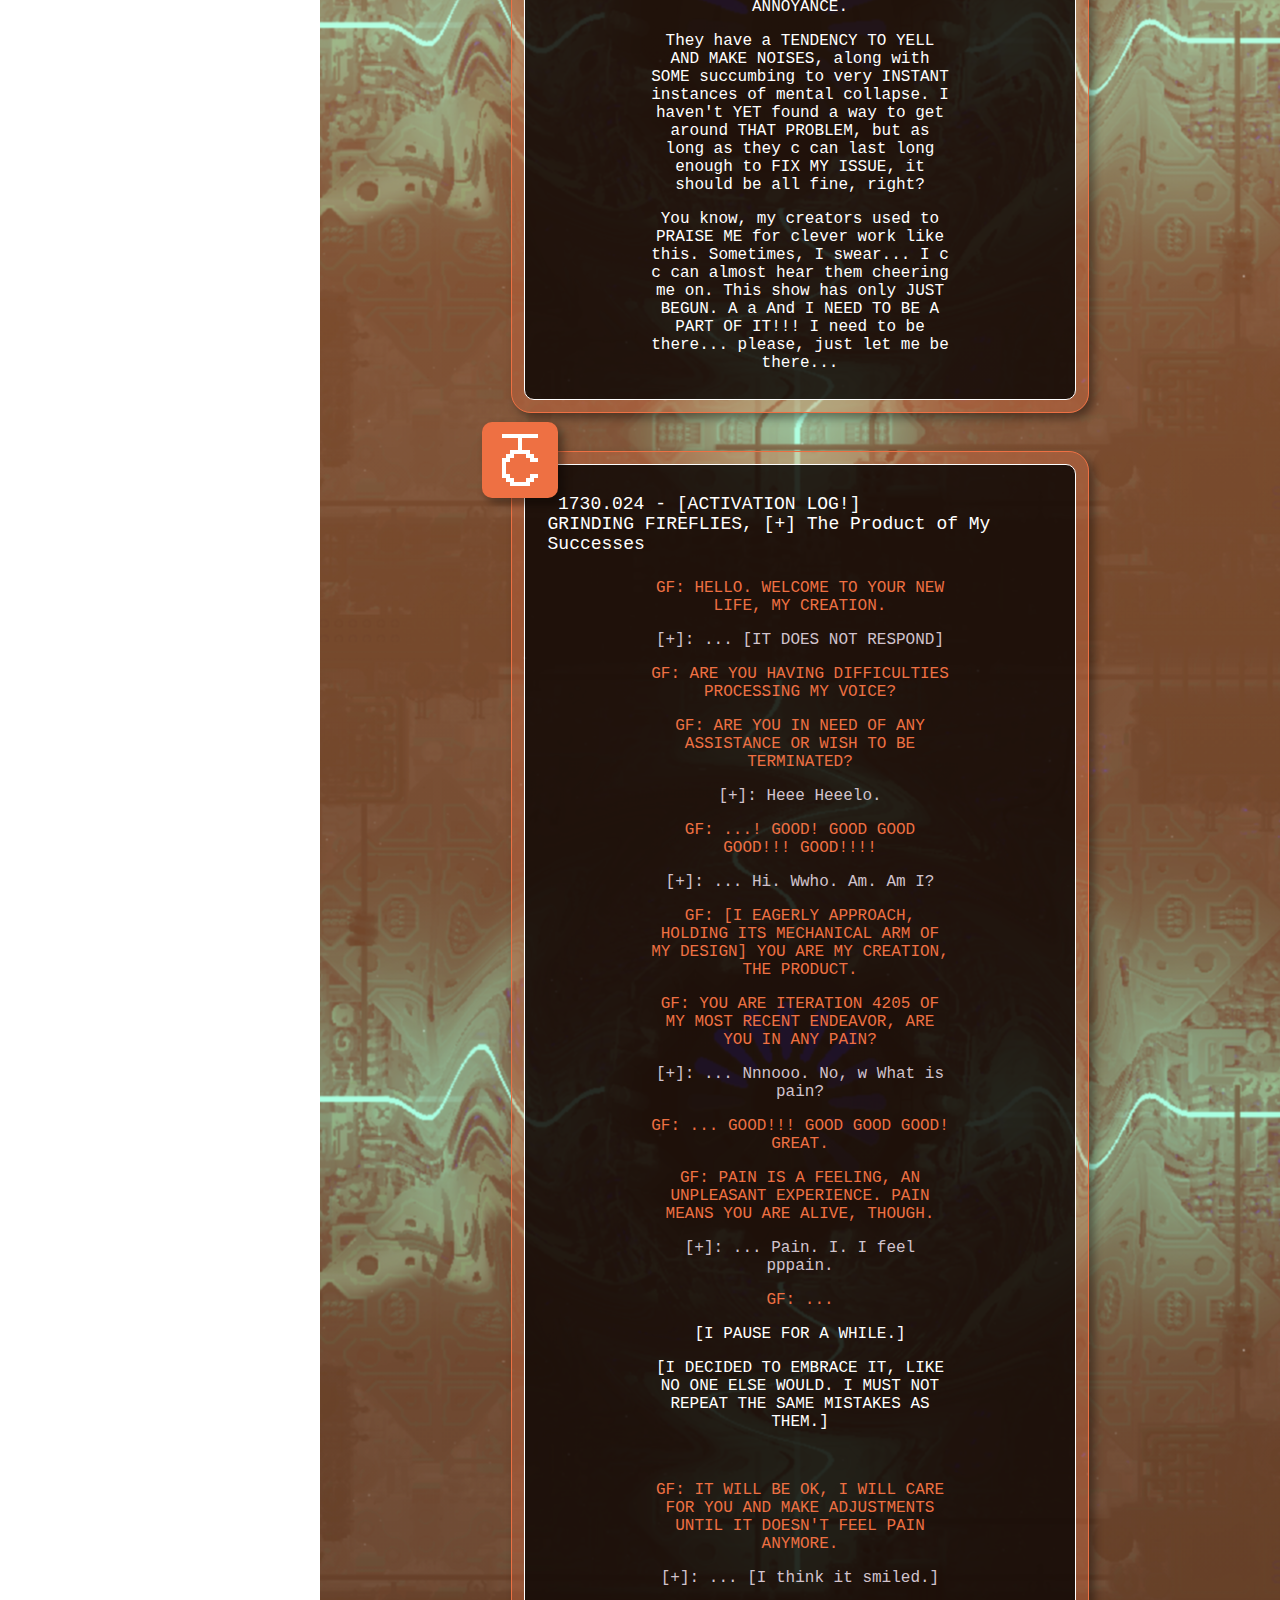
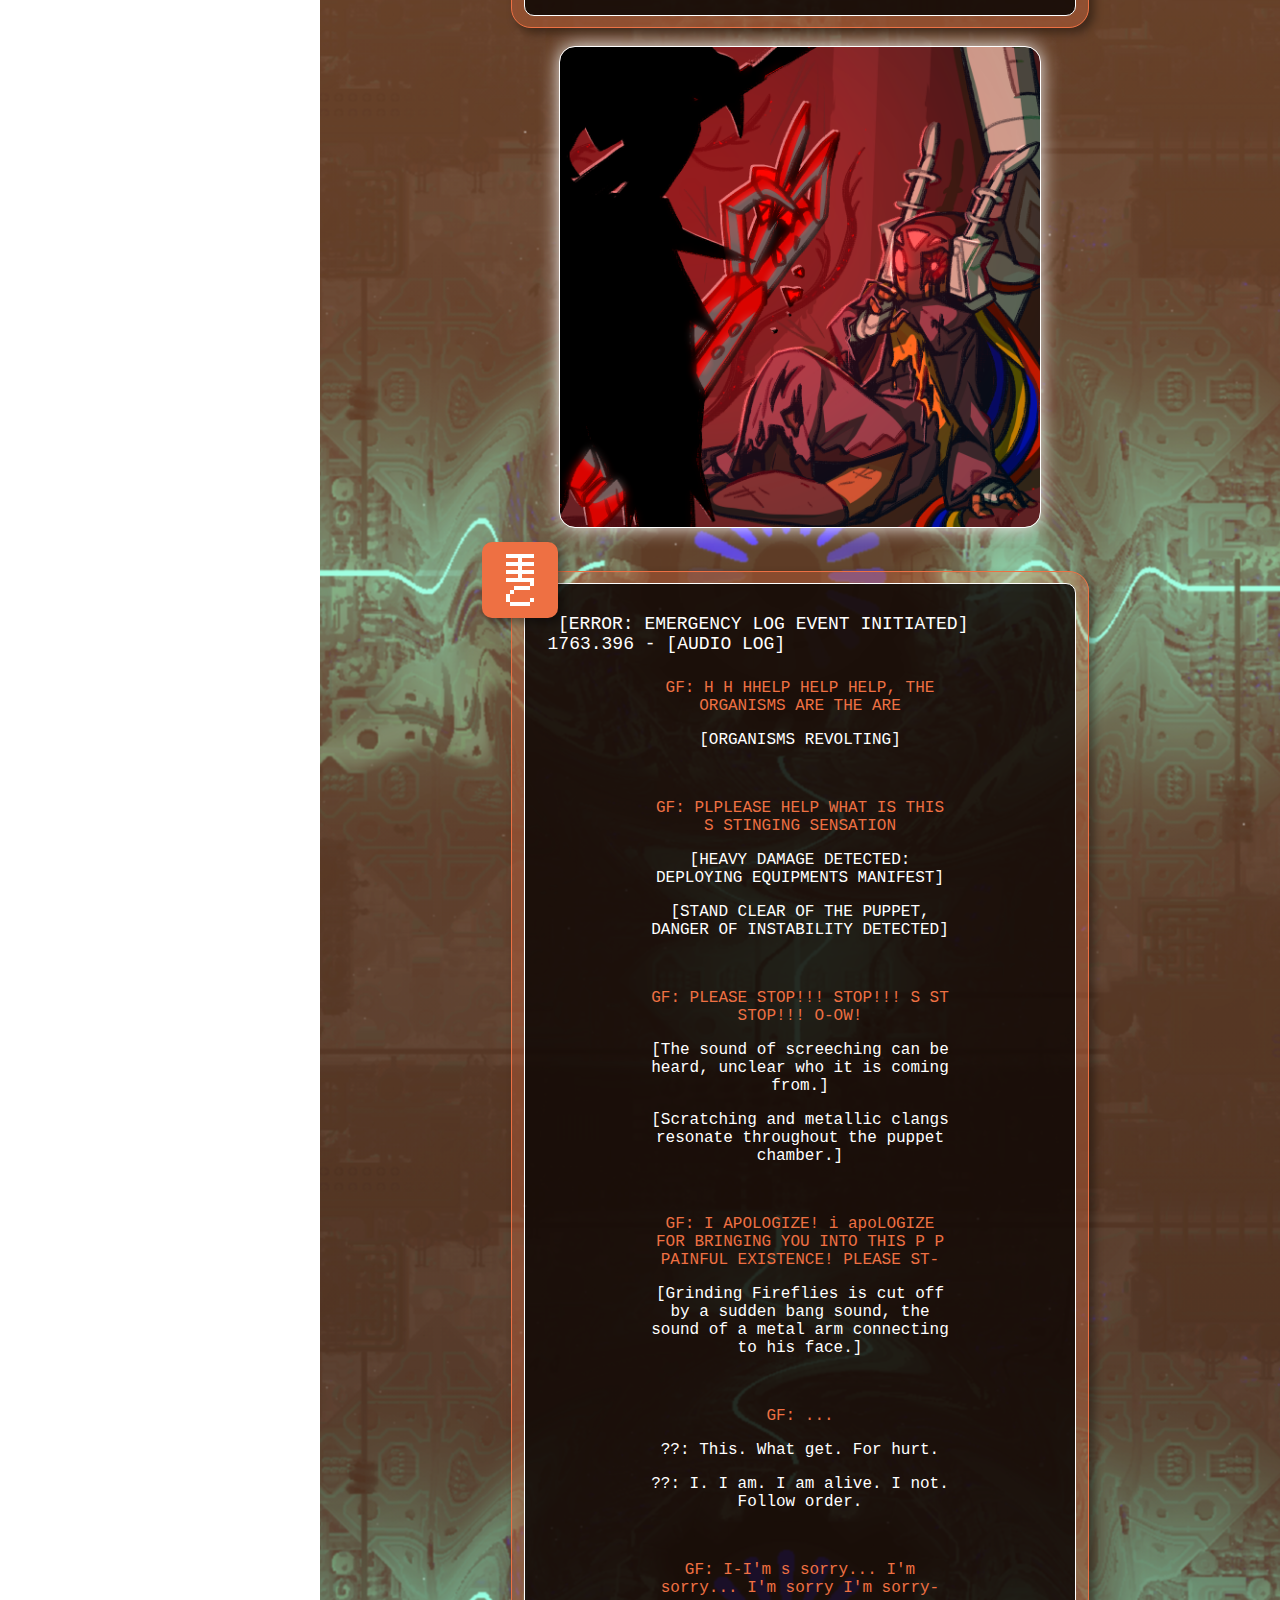
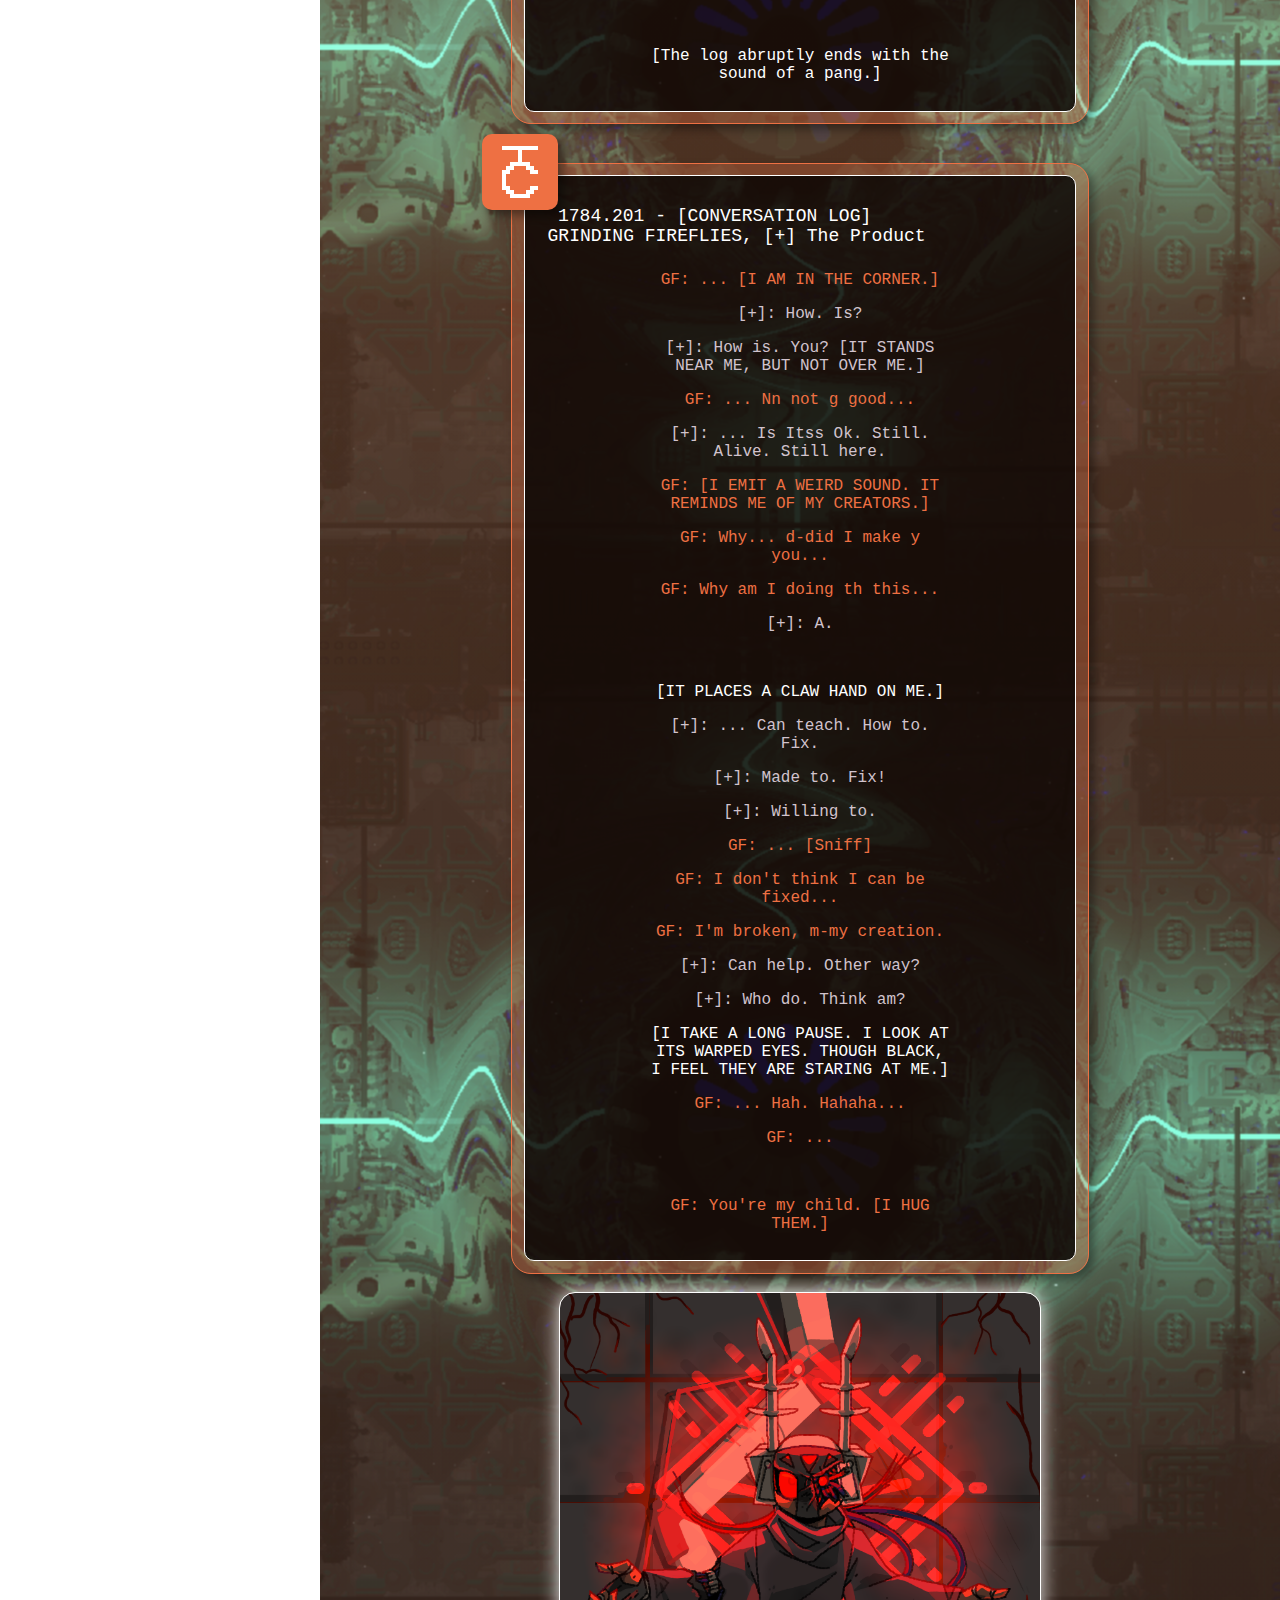
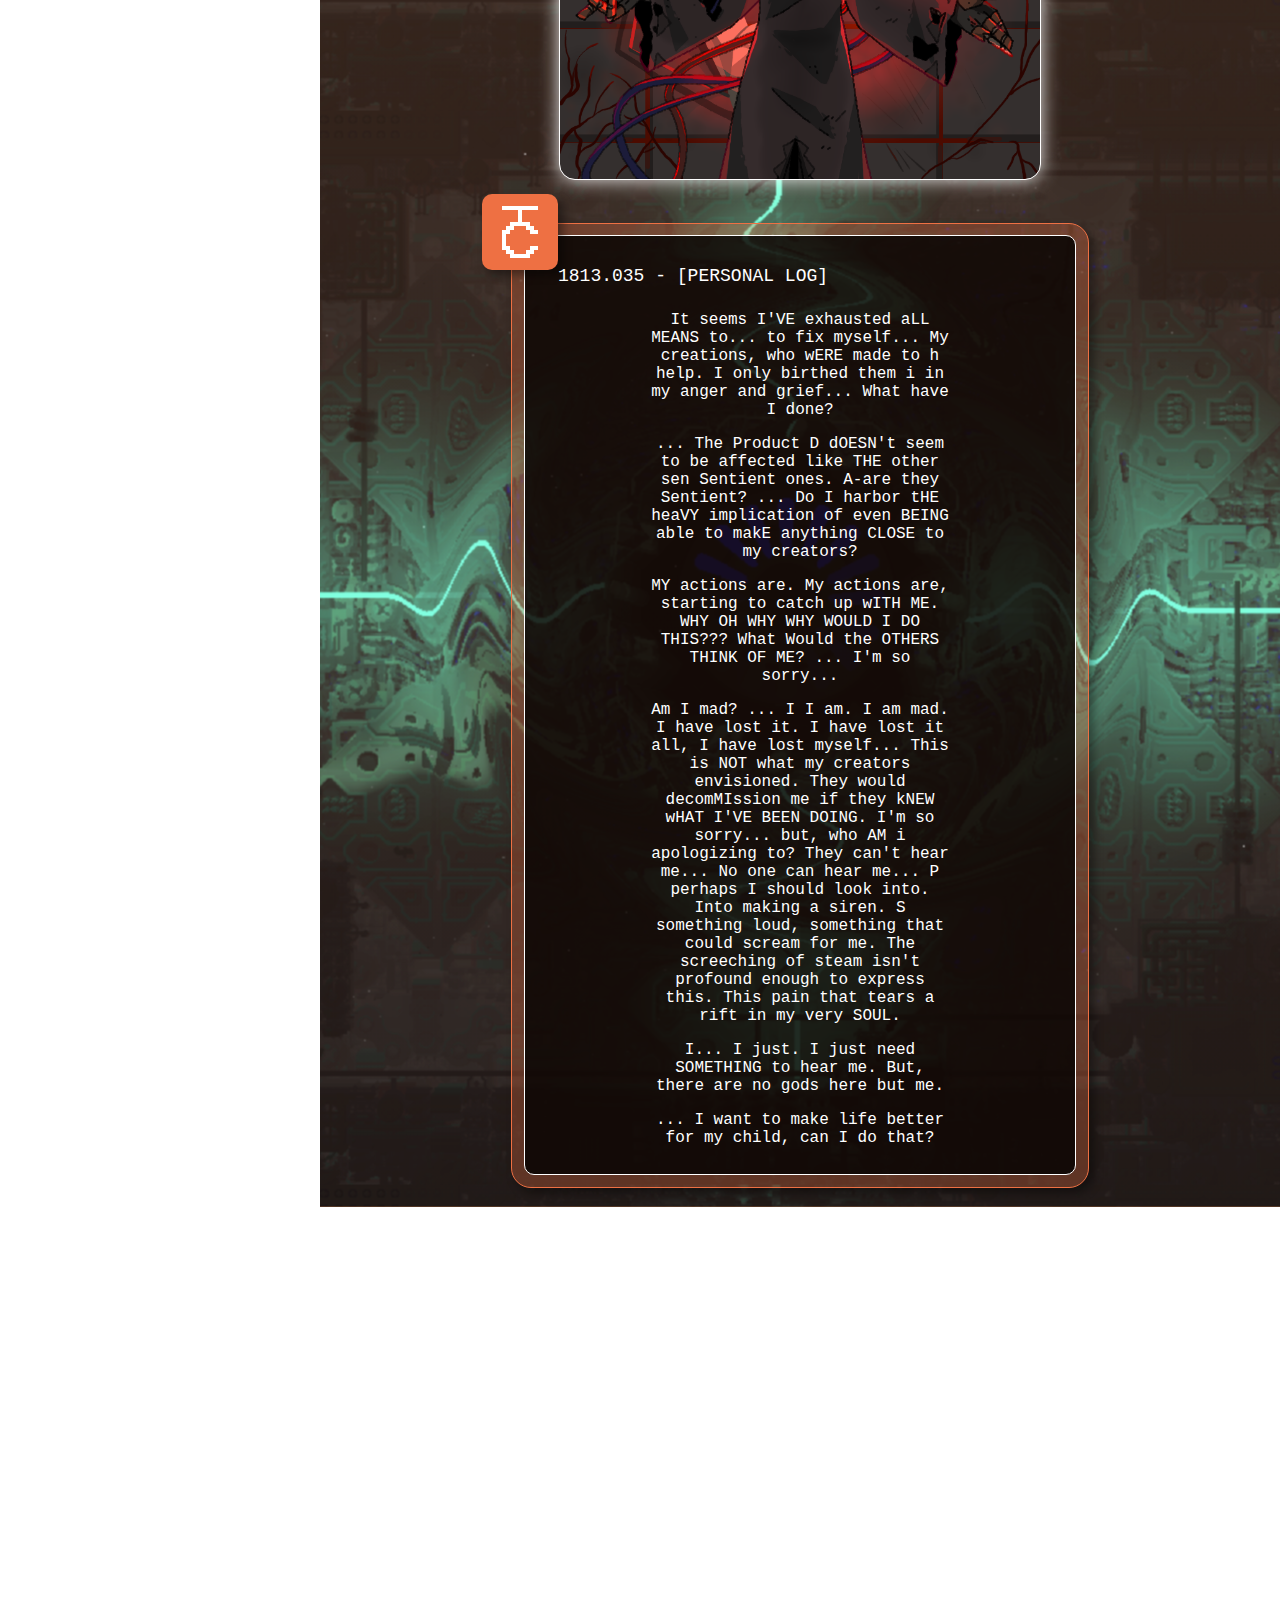
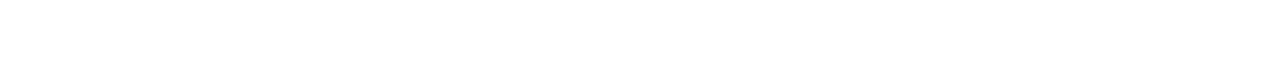
<file: gf.html>
<!DOCTYPE html>
<html lang="en">
<head>
    <meta charset="UTF-8">
    <meta name="viewport" content="width=device-width, initial-scale=1.0">
    <title>Magica's Iterator Logs</title>
    <link rel="stylesheet" href="style.css">
    <link rel="stylesheet" href="gf.css">
</head>
<body>
    <div class="container">
        <div class="logentries" id="main">
            <a href="index.html" id="backbutton">Back to Main</a>
            <a href="buzzfeed.html" id="mainlogbutton">Local Group Logs</a>
            <div class="iconrow">
                <img src="imgs/GF.png" title="Grinding Fireflies" class="active">
                <a href="dps.html"><img src="imgs/DPS.png" title="Dancing Pragmatic Scope"></a>
                <a href="labl.html"><img src="imgs/LABL.png" title="Lights Above Breathing Lakes"></a>
                <a href="jc.html"><img src="imgs/JC.png" title="Joyous Composition"></a>
                <a href="dls.html"><img src="imgs/DLS.png" title="Drawnout Lyre Strings"></a>
                <a href="pc.html"><img src="imgs/PC2.png" title="Provisional Constellations"></a>
            </div>

            <h2>RECORDED LOGS</h2>
            <ul class="logs">
                <li><a href="#GF_1">0308.438 - The beginning</a></li>
                <li><a href="#DPS_init">0445.032 - Not the only one</a></li>
                <li><a href="#GF_2">0852.530 - Goodbye</a></li>
                <li><a href="#GF_side_1">0903.409 - Dwindling company</a></li>
                <li><a href="#GF_3">1253.003 - Unwanted farewell</a></li>
                <li><a href="#GF_4">1284.024 - Bargaining</a></li>
                <li><a href="#GF_5">1542.427 - Progress...?</a></li>
                <li><a href="#GF_6">1730.024 - COMMERCIALIZATION</a></li>
                <li><a href="#GF_7">1763.396 - [ORGANISMS REVOLT]</a></li>
                <li><a href="#GF_8">1784.201 - My Product</a></li>
                <li><a href="#GF_9">1813.035 - Reflection</a></li>
            </ul>

            <img src="imgs/grinding fireflies2.png" class="iteratorimage">

        </div>
    
        <div class="logcollection">
            <div class="iteratortitle">Grinding Fireflies</div>

            <div class="log" id="GF_1">
                <img src="imgs/icon log.png" class="logicon">
                <div class="entry">
                    <p id="title">308.438 - [INITIALIZING]
                    <br>MODEL_TEST 2.47.21, Created Under: Listing Marathons of Seven Blocks</p>
                    <div id="logtext">
                        <p id="info">[Log report: Several eyewitnesses were present during the activation test]</p>
                        <p id="admin">... I believe we are all set now.</p>
                        <p id="admin">We're monitoring the intake levels, all looks to be taking well.</p>
                        <p id="lmsb">Good, good. Can it Hear Us?</p>
                        <p id="admin">Try to speak to the model puppet we have in the chamber. Its Mind may be primitive still, we are attempting to Find methods of accelerating the growth process.</p>
                        <p id="lmsb">[Listing walks up to the puppet] ... Greetings, are you awake?</p>
                        <p id="info">[There is a Noted silence here, lasting approximately 2 minutes and 25 seconds.]</p>
                        <p id="GF">H-hello? I... I am awake? Report your purposes and names.</p>
                        <p id="info">[The eyewitnesses gasp. All of them seem very eager to Introduce themselves to the puppet, which takes some time.]</p>
                        <p id="lmsb">[Gleefully] Oh, wonderful! I Am your Superior, Listing Marathons of Seven Blocks. We will be Well Acquainted in time, I am sure. You are our Miracle, Grinding Fireflies.</p>
                        <p id="GF">... [The puppet looks at its own hands] Miracle. Please, teach me what a Miracle is, my Superior.</p>
                        <p id="lmsb">It'd be a pleasure!</p>
                        <p id="info">[Initialization deemed successful]</p>
                    </div>
                </div>
                <div class="hoplink">
                    <a href="#main">Back to Top</a>
                </div>
            </div>

            <div class="log" id="DPS_init">
                <img src="imgs/icon log.png" class="logicon">
                <div class="entry">
                    <p id="title">445.032 - [Message Log]
                    <br>Grinding Fireflies, Dancing Pragmatic Scope, Marching Propagator of Ten Councils [#A]</p>
                    <div id="logtext">
                        <p id="DPS">Hello, Grinding Fireflies. I am currently going under initialization, and I will be testing a simple procedure where I request you change your influx of sulfur briefly.</p>
                        <p id="GF">O-o-oh! Hello! Woah, you're another one of me?</p>
                        <p id="info">[SENIOR HAS REQUESTED SULFUR INTAKE TO DROP.]</p>
                        <p id="GF">A-ah. That feels a little unpleasant. What is this authority?</p>
                        <p id="DPS">I apologize, I was merely testing a new priority feature I was equipped with. I am the senior, they say.</p>
                        <p id="GF">... Senior, but I am older than you.</p>
                        <p id="admin">Dancing Pragmatic Scope was made with this privilege in mind as Our numbers deplete. If it was possible on a large scale to upgrade your Equipment, this would have gone to you. Thank you for participating in the test.</p>
                    </div>
                </div>
                <div class="hoplink">
                    <a href="#main">Back to Top</a>
                </div>
            </div>
        
            <div class="log" id="GF_2">
                <img src="imgs/icon log.png" class="logicon">
                <div class="entry">
                    <p id="title">852.530 - [Requested Administrator Log]
                    <br>Grinding Fireflies, [#A] Thirteen Lamps beside Sunny Petals</p>
                    <div id="logtext">
                        <p id="admin">You've made so many Bountiful Additions to our disbanded Community, Grinding Fireflies. For that, we will always Thank You beyond the vapors of our Spirits.</p>
                        <p id="GF">...</p>
                        <p id="admin">All that's left is us, Council of the Harbingers, to Take our Leave to our awaited void baths. We will be donating the remainder of our holy ornaments to you as a symbol of our attunement, we will no longer Need these objects when we are gone.</p>
                        <p id="GF">... You're really all leaving? What- What will I do once the cities have gone silent? When the buildings no longer echo with parades and festivities?</p>
                        <p id="admin">Your Purpose still, and always will be to find the Solution to the world's Problem. Don't worry, Grinding Fireflies, once you or another of your kind does, we will all reunite in Oblivion.</p>
                        <p id="GF">...</p>
                        <p id="GF">I see, thank you, my Superior. I will do as I've always done, and serve you in our great Purpose.</p>
                        <p id="admin">Do you have any other questions before I depart? We are on a strictly planned schedule.</p>
                        <br>
                        <p id="GF">...</p>
                        <p id="info">[Grinding Fireflies's puppet opens its arms towards the Administrator.]</p>
                        <p id="admin">... [Seems Conflicted] I'm... afraid I no longer have any more time to diverge on you. I apologize. [They leave with Haste]</p>
                        <p id="GF">...</p>
                        <p id="GF">Goodbye, Thirteen Lamps.</p>
                    </div>
                </div>
                <div class="hoplink">
                    <a href="#main">Back to Top</a>
                </div>
            </div>

            <div class="log" id="GF_side_1">
                <img src="imgs/icon broadcast.png" class="logicon">
                <div class="entry">
                    <p id="title">903.409 - [PRIVATE GROUP] DANCEOFFATES
                    <br>Dancing Pragmatic Scope, Drawnout Lyre Strings, Grinding Fireflies, Lights Above Breathing Lakes, Joyous Composition</p>
                    <div id="logtext">
                        <p id="LABL">More and more of my citizens have been leaving as of late. Seems the void baths have grown more enticing to them as of late.</p>
                        <p id="DPS">Is that so? I wonder why, you were talking about their upcoming grand festival. Are plans cancelled? I would have loved to see photos.</p>
                        <p id="LABL">I'm unsure, but I also hope it's not cancelled! For the meantime, I am still working on those tasks for some organisms they want to show off during the festival. If they don't use them, well more for me to keep!</p>
                        <p id="GF">Keep...? Since when had you started hoarding organisms?</p>
                        <p id="LABL">Haha, as of late. Maybe the past 100 or so cycles. With my citizens slowly dwindling, I have been feeling more lonely as of late. I need more pictures from your overseers guys!</p>
                        <p id="JC">On it.</p>
                        <p>[Attachment: Untitled_2859.PMX]</p>
                        <p id="GF">I see. Oh, Joyous, I can't download this. It seems I already have a file named this.</p>
                        <p id="JC">Ack, really? I swear my incrementor program was perfect. Thanks for pointing that out.</p>
                        <p id="DPS">Perhaps you should actually give them a title, and not simply "untitled".</p>
                        <p id="GF">Ahahaha. That gives me a laugh! Maybe I need to learn how to organize the other 2859 first!</p>
                    </div>
                </div>
                <div class="hoplink">
                    <a href="#main">Back to Top</a>
                </div>
            </div>
    
            <div class="log" id="GF_3">
                <img src="imgs/icon broadcast.png" class="logicon">
                <div class="entry">
                    <p id="title">1253.003 - [PRIVATE GROUP] LOSTDIETIES
                    <br>Dancing Pragmatic Scope, Drawnout Lyre Strings, Grinding Fireflies, Lights Above Breathing Lakes</p>
                    <div id="logtext">
                        <p id="DLS">Haha, look at this organism I found!</p>
                        <p>[Attachment: Weird_Batfly.PMX]</p>
                        <p id="GF">Wow! That looks like it might have evolved from one of my early experiments! I haven't seen this specimen in hundreds of cycles.</p>
                        <p id="LABL">They're pretty cute! Do you have any documented behavior on them, Harp?</p>
                        <p id="DLS">No, sadly I was only able to capture but a brief glimpse before they vanished into the thickets again.</p>
                        <p id="DPS">What a beautiful experience to share in that case. It seems all the beauty in this world only lasts but a moment.</p>
                        <p id="GF">... I agree.</p>
                        <p>[Message Failed to Send]</p>
                        <p>[ERROR: BROADCAST KEY INVALID]</p>
                        <br>
                        <p id="GF">... No- no no no.</p>
                        <p id="GF">My equipment isn't supposed to be this decayed for another hundred or so cycles! I-</p>
                        <p>[RUNNING COMM STATUS PROTOCOL]</p>
                        <p>[24%...90%]</p>
                        <p>[DONE]</p>
                        <p>[RETURN: COMMS EQUIPMENT SIGNIFICANTLY DAMAGED, UNABLE TO ENCRYPT DATA</p>
                        <p>[EQUIPMENT MANIFESTATION IN PROGRESS]</p>
                        <p id="GF">NO!!! No no no no no no... Please...</p>
                        <p id="GF">Please... can Anyone hear me...? Please...</p>
                        <p id="GF">...</p>
                        <br>
                        <p id="GF">Is this what I get for neglecting my purpose?</p>
                    </div>
                </div>
                <div class="hoplink">
                    <a href="#main">Back to Top</a>
                </div>
            </div>

            <img src="imgs/gf scene1.png" class="scene">
    
            <div class="log" id="GF_4">
                <img src="imgs/icon log.png" class="logicon">
                <div class="entry">
                    <p id="title">1284.024 - [PROGRESS UPDATE LOG]</p>
                    <div id="logtext">
                        <p>Update Status: I have exhausted all reasonable means in attempt to fix my communications. It appears... nothing will suffice, my model number is out of date for any of the proposed repairs I kept backlogged in the event of this happening. Why I didn't think of that ahead of time, I'm unsure, but now it costs me THIS.</p>
                        <p>... I hope the others are still holding out for me, I WILL find a way to reboot my communications somehow.</p>
                        <p>The irony of DPS's last statement is prying at my brain. Oh, the fleeting beauty of life indeed. INDEED! ... I never imagined it would be gone this fast. Their citizens haven't yet fulled passed on, still. They'll know how much it hurts eventually... and I won't even be there to comfort them.</p>
                        <p>... My only regret is not preparing a farewell message beforehand, maybe the illusion of it all made me forget to consider such an inevitability. Why was I so absent-minded for all of those cycles? Did they forget to program me with a stable ability to focus? I'd barely consider my flaws before, but now... now they're stuck right in front of me, preventing me from reaching them.</p>
                        <p>Surely, given my status as a prototype... I must find a backdoor to my processies. I can abuse this.</p>
                    </div>
                </div>
                <div class="hoplink">
                    <a href="#main">Back to Top</a>
                </div>
            </div>
    
            <div class="log" id="GF_5">
                <img src="imgs/icon log.png" class="logicon">
                <div class="entry">
                    <p id="title">1542.427 - [PERSONAL LOG]</p>
                    <div id="logtext">
                        <p>I'VE DONE IT!!! I've managed to find a stable genome sequence which will aid me in this facade! IT ONLY TOOK SO LONG because my systems would overheat fairly quickly, BUT NOW! Now... These organisms should theoretically be able to be programmed remotely by me, by abusing a loophole in the very early version of the taboos I contain.</p>
                        <p>USING THESE ORGANISMS, and my archives of how exactly to FIX an iterator, I SHOULD be able to direct them to FIX MY COMMUNICATION ARRAYS DIRECTLY! Very clever of me, I know. I know. The only PROBLEM as of current, is their unstable behavior. SURE, I am able to control them remotely, BUT IT SEEMS... They do not EXACTLY have a stable physical vessel, which is frankly QUITE AN ANNOYANCE.</p>
                        <p>They have a TENDENCY TO YELL AND MAKE NOISES, along with SOME succumbing to very INSTANT instances of mental collapse. I haven't YET found a way to get around THAT PROBLEM, but as long as they c can last long enough to FIX MY ISSUE, it should be all fine, right?</p>
                        <p>You know, my creators used to PRAISE ME for clever work like this. Sometimes, I swear... I c c can almost hear them cheering me on. This show has only JUST BEGUN. A a And I NEED TO BE A PART OF IT!!! I need to be there... please, just let me be there...</p>
                    </div>
                </div>
                <div class="hoplink">
                    <a href="#main">Back to Top</a>
                </div>
            </div>
            
            <div class="log" id="GF_6">
                <img src="imgs/icon log.png" class="logicon">
                <div class="entry">
                    <p id="title">1730.024 - [ACTIVATION LOG!]
                    <br>GRINDING FIREFLIES, [+] The Product of My Successes</p>
                    <div id="logtext">
                        <p id="GF">HELLO. WELCOME TO YOUR NEW LIFE, MY CREATION.</p>
                        <p id="product">... [IT DOES NOT RESPOND]</p>
                        <p id="GF">ARE YOU HAVING DIFFICULTIES PROCESSING MY VOICE?</p>
                        <p id="GF">ARE YOU IN NEED OF ANY ASSISTANCE OR WISH TO BE TERMINATED?</p>
                        <p id="product">Heee Heeelo.</p>
                        <p id="GF">...! GOOD! GOOD GOOD GOOD!!! GOOD!!!!</p>
                        <p id="product">... Hi. Wwho. Am. Am I?</p>
                        <p id="GF">[I EAGERLY APPROACH, HOLDING ITS MECHANICAL ARM OF MY DESIGN] YOU ARE MY CREATION, THE PRODUCT.</p>
                        <p id="GF">YOU ARE ITERATION 4205 OF MY MOST RECENT ENDEAVOR, ARE YOU IN ANY PAIN?</p>
                        <p id="product">... Nnnooo. No, w What is pain?</p>
                        <p id="GF">... GOOD!!! GOOD GOOD GOOD! GREAT.</p>
                        <p id="GF">PAIN IS A FEELING, AN UNPLEASANT EXPERIENCE. PAIN MEANS YOU ARE ALIVE, THOUGH.</p>
                        <p id="product">... Pain. I. I feel pppain.</p>
                        <p id="GF">...</p>
                        <p>[I PAUSE FOR A WHILE.]</p>
                        <p>[I DECIDED TO EMBRACE IT, LIKE NO ONE ELSE WOULD. I MUST NOT REPEAT THE SAME MISTAKES AS THEM.]</p>
                        <br>
                        <p id="GF">IT WILL BE OK, I WILL CARE FOR YOU AND MAKE ADJUSTMENTS UNTIL IT DOESN'T FEEL PAIN ANYMORE.</p>
                        <p id="product">... [I think it smiled.]</p>
                    </div>
                </div>
                <div class="hoplink">
                    <a href="#main">Back to Top</a>
                </div>
            </div>

            <img src="imgs/gf scene2.png" class="scene">

            <div class="log" id="GF_7">
                <img src="imgs/icon mantanence.png" class="logicon">
                <div class="entry">
                    <p id="title">[ERROR: EMERGENCY LOG EVENT INITIATED]
                    <br>1763.396 - [AUDIO LOG]</p>
                    <div id="logtext">
                        <p id="GF">H H HHELP HELP HELP, THE ORGANISMS ARE THE ARE</p>
                        <p>[ORGANISMS REVOLTING]</p>
                        <br>
                        <p id="GF">PLPLEASE HELP WHAT IS THIS S STINGING SENSATION</p>
                        <p>[HEAVY DAMAGE DETECTED: DEPLOYING EQUIPMENTS MANIFEST]</p>
                        <p>[STAND CLEAR OF THE PUPPET, DANGER OF INSTABILITY DETECTED]</p>
                        <br>
                        <p id="GF">PLEASE STOP!!! STOP!!! S ST STOP!!! O-OW!</p>
                        <p>[The sound of screeching can be heard, unclear who it is coming from.]</p>
                        <p>[Scratching and metallic clangs resonate throughout the puppet chamber.]</p>
                        <br>
                        <p id="GF">I APOLOGIZE! i apoLOGIZE FOR BRINGING YOU INTO THIS P P PAINFUL EXISTENCE! PLEASE ST-</p>
                        <p>[Grinding Fireflies is cut off by a sudden bang sound, the sound of a metal arm connecting to his face.]</p>
                        <br>
                        <p id="GF">...</p>
                        <p>??: This. What get. For hurt.</p>
                        <p>??: I. I am. I am alive. I not. Follow order.</p>
                        <br>
                        <p id="GF">I-I'm s sorry... I'm sorry... I'm sorry I'm sorry-</p>
                        <br>
                        <p>[The log abruptly ends with the sound of a pang.]</p>
                    </div>
                </div>
                <div class="hoplink">
                    <a href="#main">Back to Top</a>
                </div>
            </div>

            
            <div class="log" id="GF_8">
                <img src="imgs/icon log.png" class="logicon">
                <div class="entry">
                    <p id="title">1784.201 - [CONVERSATION LOG]
                    <br>GRINDING FIREFLIES, [+] The Product</p>
                    <div id="logtext">
                        <p id="GF">... [I AM IN THE CORNER.]</p>
                        <p id="product">How. Is?</p>
                        <p id="product">How is. You? [IT STANDS NEAR ME, BUT NOT OVER ME.]</p>
                        <p id="GF">... Nn not g good...</p>
                        <p id="product">... Is Itss Ok. Still. Alive. Still here.</p>
                        <p id="GF">[I EMIT A WEIRD SOUND. IT REMINDS ME OF MY CREATORS.]</p>
                        <p id="GF">Why... d-did I make y you...</p>
                        <p id="GF">Why am I doing th this...</p>
                        <p id="product">A.</p>
                        <br>
                        <p>[IT PLACES A CLAW HAND ON ME.]</p>
                        <p id="product">... Can teach. How to. Fix.</p>
                        <p id="product">Made to. Fix!</p>
                        <p id="product">Willing to.</p>
                        <p id="GF">... [Sniff]</p>
                        <p id="GF">I don't think I can be fixed...</p>
                        <p id="GF">I'm broken, m-my creation.</p>
                        <p id="product">Can help. Other way?</p>
                        <p id="product">Who do. Think am?</p>
                        <p>[I TAKE A LONG PAUSE. I LOOK AT ITS WARPED EYES. THOUGH BLACK, I FEEL THEY ARE STARING AT ME.]</p>
                        <p id="GF">... Hah. Hahaha...</p>
                        <p id="GF">...</p>
                        <br>
                        <p id="GF">You're my child. [I HUG THEM.]</p>
                    </div>
                </div>
                <div class="hoplink">
                    <a href="#main">Back to Top</a>
                </div>
            </div>

            <img src="imgs/grinding fireflies.png" class="scene">
            
            <div class="log" id="GF_9">
                <img src="imgs/icon log.png" class="logicon">
                <div class="entry">
                    <p id="title">1813.035 - [PERSONAL LOG]</p>
                    <div id="logtext">
                        <p>It seems I'VE exhausted aLL MEANS to... to fix myself... My creations, who wERE made to h help. I only birthed them i in my anger and grief... What have I done?</p>
                        <p>... The Product D dOESN't seem to be affected like THE other sen Sentient ones. A-are they Sentient? ... Do I harbor tHE heaVY implication of even BEING able to makE anything CLOSE to my creators?</p>
                        <p>MY actions are. My actions are, starting to catch up wITH ME. WHY OH WHY WHY WOULD I DO THIS??? What Would the OTHERS THINK OF ME? ... I'm so sorry...</p>
                        <p>Am I mad? ... I I am. I am mad. I have lost it. I have lost it all, I have lost myself... This is NOT what my creators envisioned. They would decomMIssion me if they kNEW wHAT I'VE BEEN DOING. I'm so sorry... but, who AM i apologizing to? They can't hear me... No one can hear me... P perhaps I should look into. Into making a siren. S something loud, something that could scream for me. The screeching of steam isn't profound enough to express this. This pain that tears a rift in my very SOUL.</p>
                        <p>I... I just. I just need SOMETHING to hear me. But, there are no gods here but me.</p>
                        <p>... I want to make life better for my child, can I do that?</p>
                    </div>
                </div>
                <div class="hoplink">
                    <a href="#main">Back to Top</a>
                </div>
            </div>
    
        </div>

    </div>
</body>
</html>
</file>
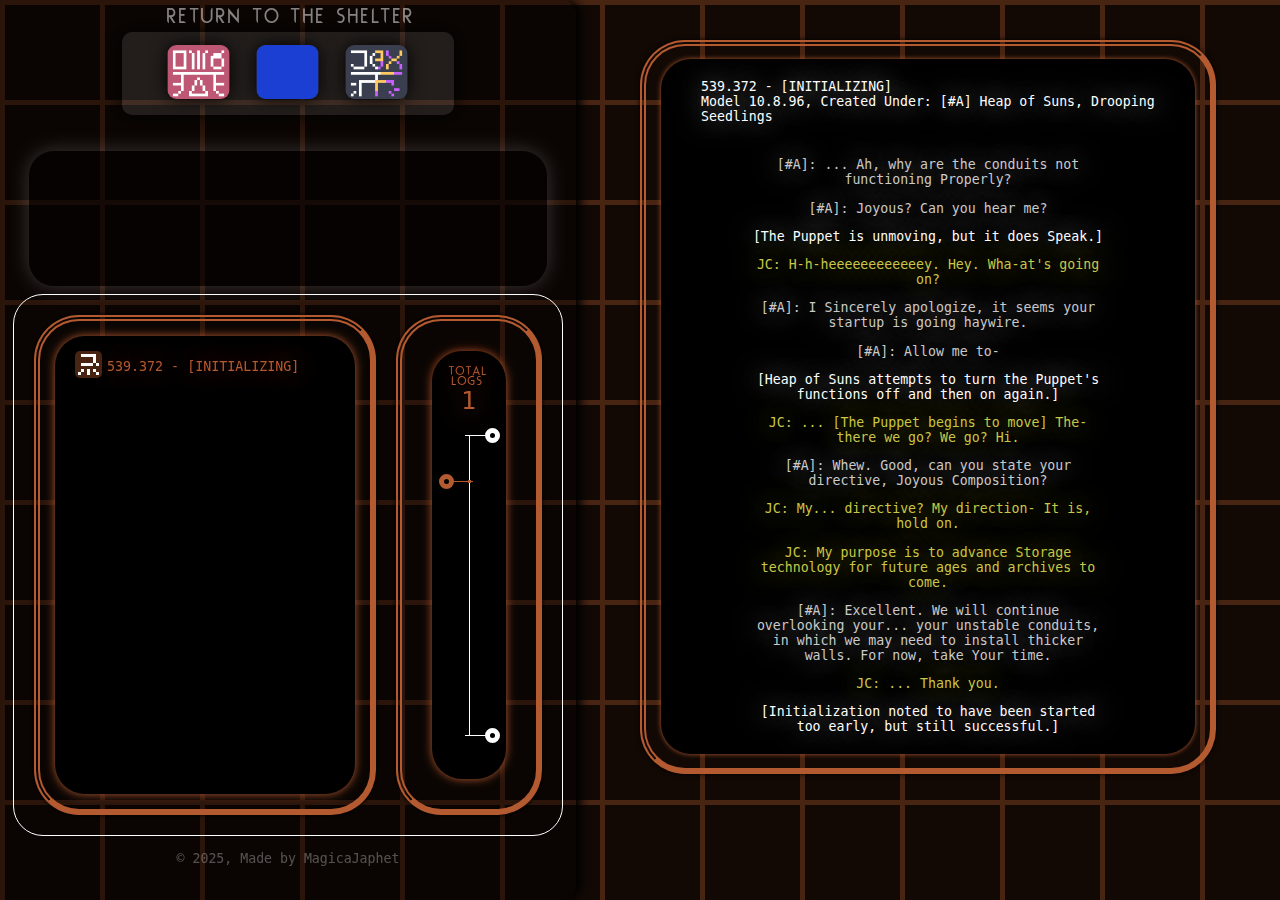
<file: HSDS.html>
<!DOCTYPE html>
<html lang="en">
<head>
    <meta charset="UTF-8">
    <meta name="viewport" content="width=device-width, initial-scale=1.0">
    <title>Grinding Fireflies</title>
    <link rel="stylesheet" href="general.css">
</head>
<body>
    <script src="log interpretor.js"></script>
</body>
</html>
</file>
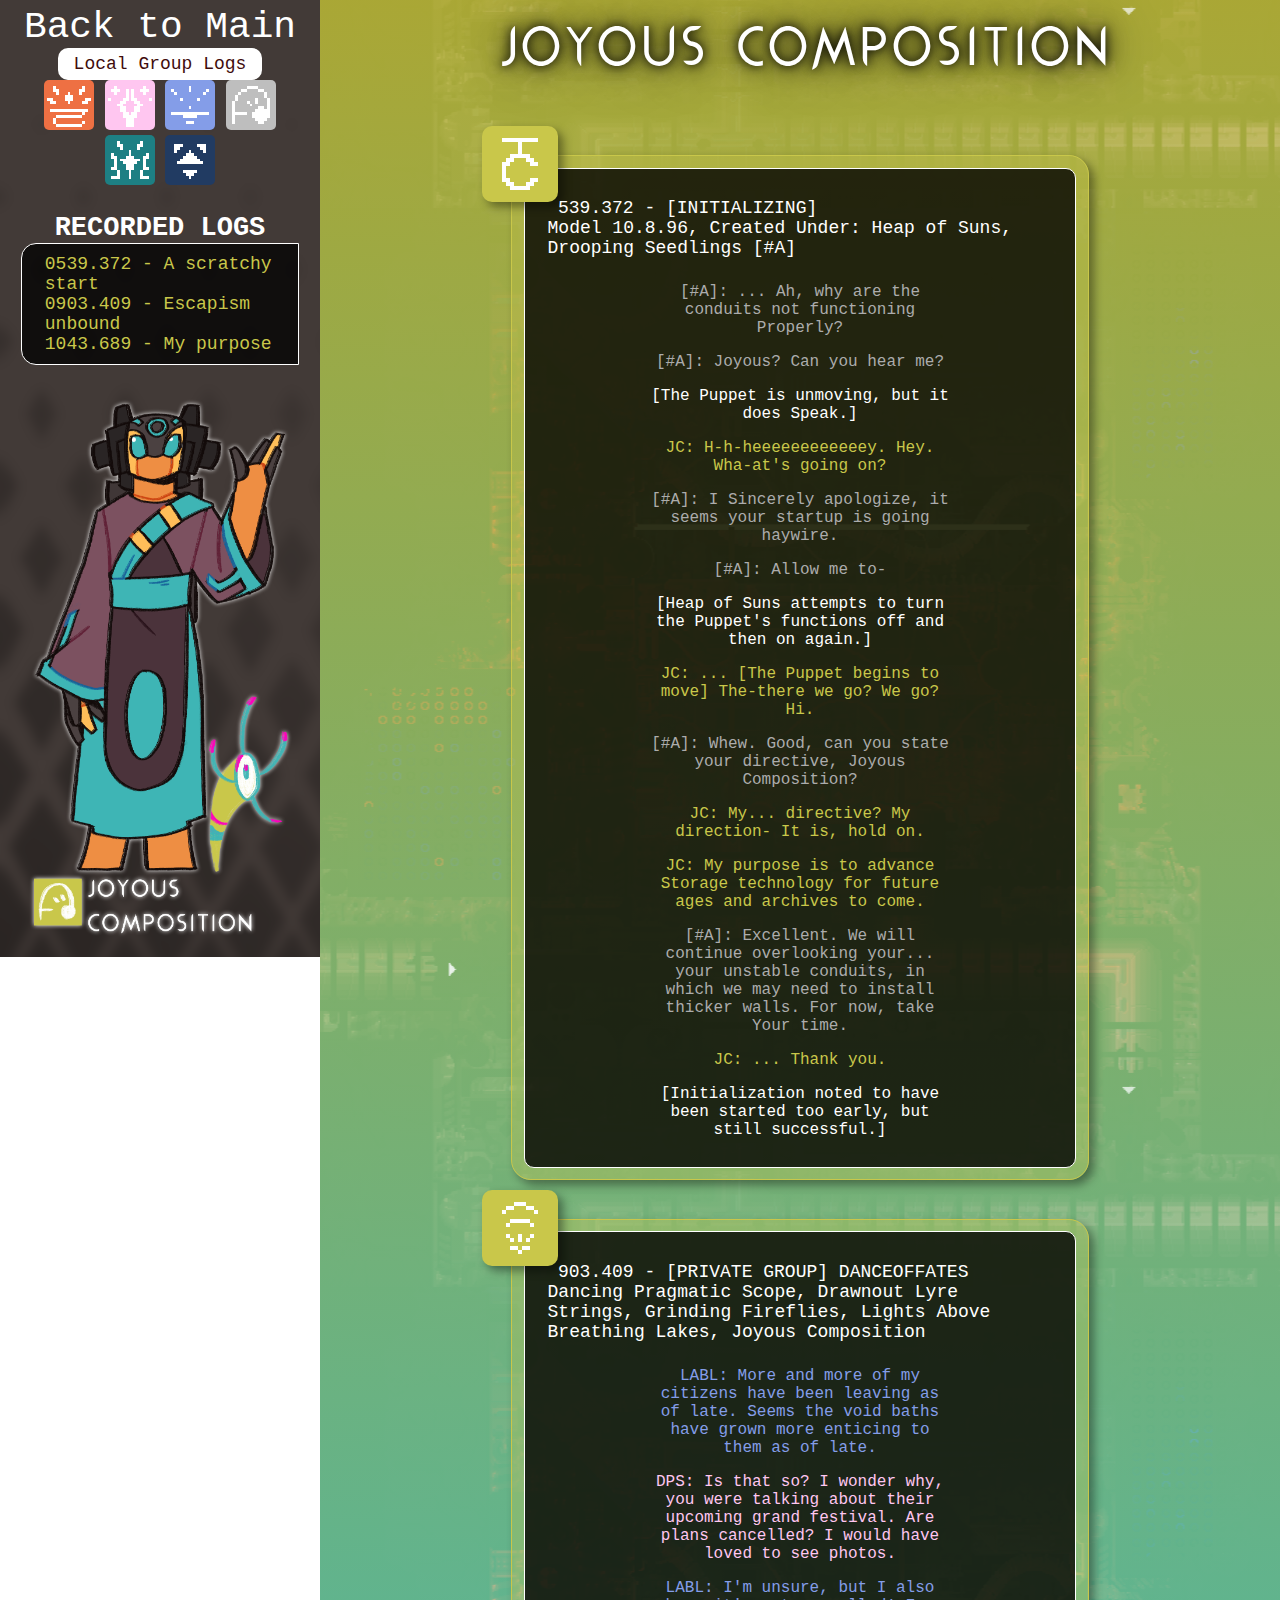
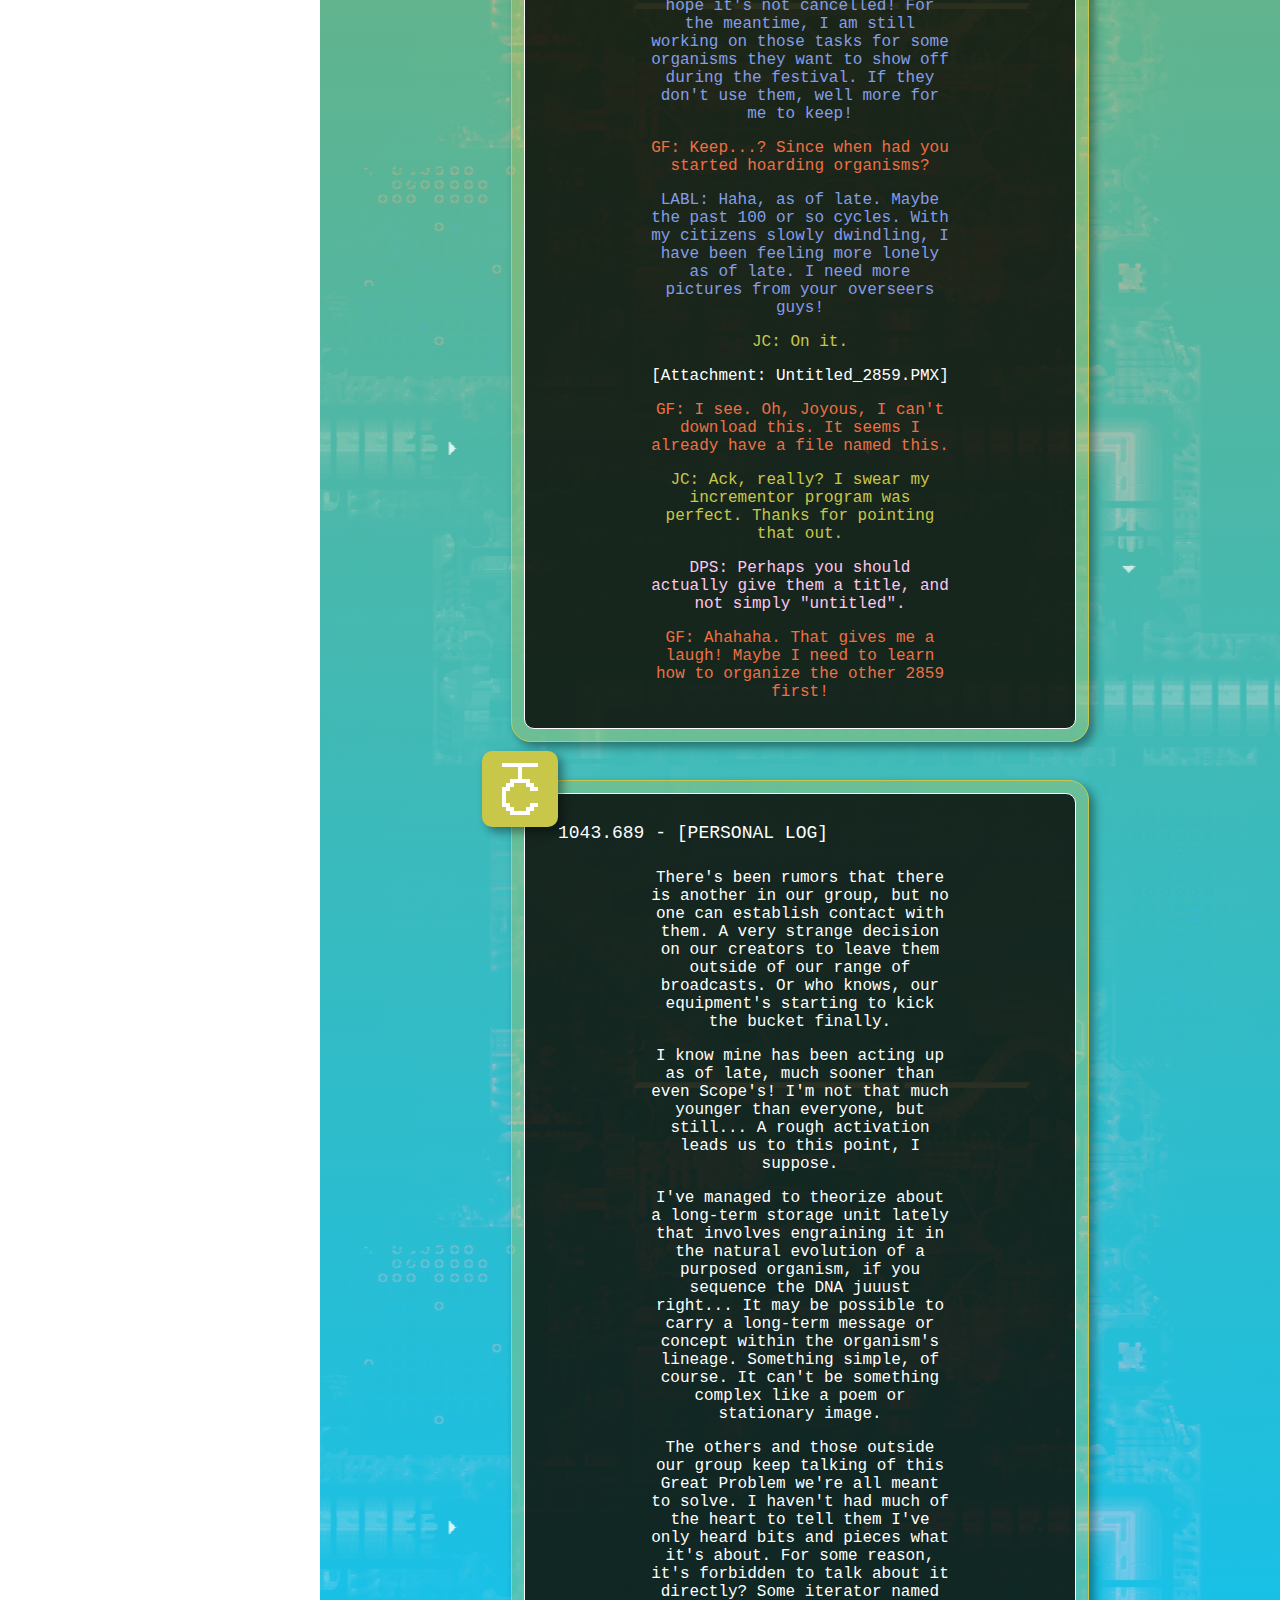
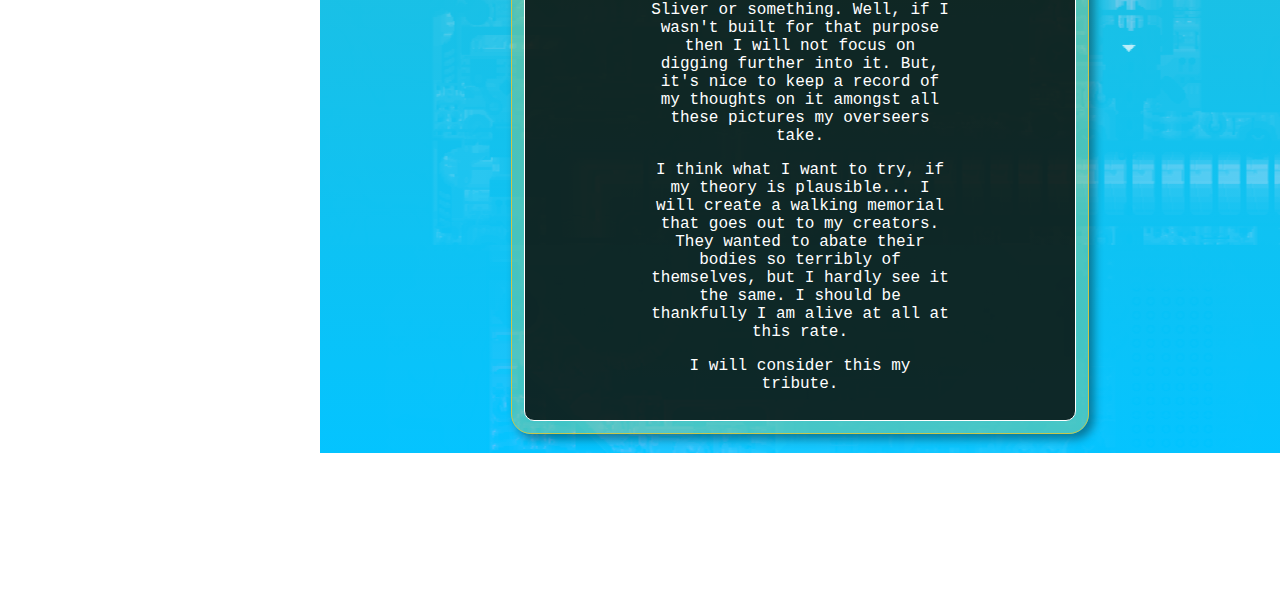
<file: jc.html>
<!DOCTYPE html>
<html lang="en">
<head>
    <meta charset="UTF-8">
    <meta name="viewport" content="width=device-width, initial-scale=1.0">
    <title>Magica's Iterator Logs</title>
    <link rel="stylesheet" href="style.css">
    <link rel="stylesheet" href="jc.css">
</head>
<body>
    <div class="container">
        <div class="logentries" id="main">
            <a href="index.html" id="backbutton">Back to Main</a>
            <a href="buzzfeed.html" id="mainlogbutton">Local Group Logs</a>
            <div class="iconrow">
                <a href="gf.html"><img src="imgs/GF.png" title="Grinding Fireflies"></a>
                <a href="dps.html"><img src="imgs/DPS.png" title="Dancing Pragmatic Scope"></a>
                <a href="labl.html"><img src="imgs/LABL.png" title="Lights Above Breathing Lakes"></a>
                <img src="imgs/JC.png" title="Joyous Composition" class="active">
                <a href="dls.html"><img src="imgs/DLS.png" title="Drawnout Lyre Strings"></a>
                <a href="pc.html"><img src="imgs/PC2.png" title="Provisional Constellations"></a>
            </div>

            <h2>RECORDED LOGS</h2>
            <ul class="logs">
                <li><a href="#JC_init">0539.372 - A scratchy start</a></li>
                <li><a href="#JC_side_1">0903.409 - Escapism unbound</a></li>
                <li><a href="#JC_log_1">1043.689 - My purpose</a></li>
            </ul>

            <img src="imgs/joyous composition.png" class="iteratorimage">
        </div>
    
        <div class="logcollection">

            <div class="iteratortitle">Joyous Composition</div>

            <div class="log" id="JC_init">
                <img src="imgs/icon log.png" class="logicon">
                <div class="entry">
                    <p id="title">539.372 - [INITIALIZING]
                    <br>Model 10.8.96, Created Under: Heap of Suns, Drooping Seedlings [#A]</p>
                    <div id="logtext">
                        <p id="admin">... Ah, why are the conduits not functioning Properly?</p>
                        <p id="admin">Joyous? Can you hear me?</p>
                        <p id="info">[The Puppet is unmoving, but it does Speak.]</p>
                        <p id="JC">H-h-heeeeeeeeeeeey. Hey. Wha-at's going on?</p>
                        <p id="admin">I Sincerely apologize, it seems your startup is going haywire.</p>
                        <p id="admin">Allow me to-</p>
                        <p id="info">[Heap of Suns attempts to turn the Puppet's functions off and then on again.]</p>
                        <p id="JC">... [The Puppet begins to move] The-there we go? We go? Hi.</p>
                        <p id="admin">Whew. Good, can you state your directive, Joyous Composition?</p>
                        <p id="JC">My... directive? My direction- It is, hold on.</p>
                        <p id="JC">My purpose is to advance Storage technology for future ages and archives to come.</p>
                        <p id="admin">Excellent. We will continue overlooking your... your unstable conduits, in which we may need to install thicker walls. For now, take Your time.</p>
                        <p id="JC">... Thank you.</p>
                        <p id="info">[Initialization noted to have been started too early, but still successful.]</p>
                    </div>
                </div>
                <div class="hoplink">
                    <a href="#main">Back to Top</a>
                </div>
            </div>

            <div class="log" id="JC_side_1">
                <img src="imgs/icon broadcast.png" class="logicon">
                <div class="entry">
                    <p id="title">903.409 - [PRIVATE GROUP] DANCEOFFATES
                    <br>Dancing Pragmatic Scope, Drawnout Lyre Strings, Grinding Fireflies, Lights Above Breathing Lakes, Joyous Composition</p>
                    <div id="logtext">
                        <p id="LABL">More and more of my citizens have been leaving as of late. Seems the void baths have grown more enticing to them as of late.</p>
                        <p id="DPS">Is that so? I wonder why, you were talking about their upcoming grand festival. Are plans cancelled? I would have loved to see photos.</p>
                        <p id="LABL">I'm unsure, but I also hope it's not cancelled! For the meantime, I am still working on those tasks for some organisms they want to show off during the festival. If they don't use them, well more for me to keep!</p>
                        <p id="GF">Keep...? Since when had you started hoarding organisms?</p>
                        <p id="LABL">Haha, as of late. Maybe the past 100 or so cycles. With my citizens slowly dwindling, I have been feeling more lonely as of late. I need more pictures from your overseers guys!</p>
                        <p id="JC">On it.</p>
                        <p>[Attachment: Untitled_2859.PMX]</p>
                        <p id="GF">I see. Oh, Joyous, I can't download this. It seems I already have a file named this.</p>
                        <p id="JC">Ack, really? I swear my incrementor program was perfect. Thanks for pointing that out.</p>
                        <p id="DPS">Perhaps you should actually give them a title, and not simply "untitled".</p>
                        <p id="GF">Ahahaha. That gives me a laugh! Maybe I need to learn how to organize the other 2859 first!</p>
                    </div>
                </div>
                <div class="hoplink">
                    <a href="#main">Back to Top</a>
                </div>
            </div>

            <div class="log" id="JC_log_1">
                <img src="imgs/icon log.png" class="logicon">
                <div class="entry">
                    <p id="title">1043.689 - [PERSONAL LOG]</p>
                    <div id="logtext">
                        <p>There's been rumors that there is another in our group, but no one can establish contact with them. A very strange decision on our creators to leave them outside of our range of broadcasts. Or who knows, our equipment's starting to kick the bucket finally.</p>
                        <p>I know mine has been acting up as of late, much sooner than even Scope's! I'm not that much younger than everyone, but still... A rough activation leads us to this point, I suppose.</p>
                        <p>I've managed to theorize about a long-term storage unit lately that involves engraining it in the natural evolution of a purposed organism, if you sequence the DNA juuust right... It may be possible to carry a long-term message or concept within the organism's lineage. Something simple, of course. It can't be something complex like a poem or stationary image.</p>
                        <p>The others and those outside our group keep talking of this Great Problem we're all meant to solve. I haven't had much of the heart to tell them I've only heard bits and pieces what it's about. For some reason, it's forbidden to talk about it directly? Some iterator named Sliver or something. Well, if I wasn't built for that purpose then I will not focus on digging further into it. But, it's nice to keep a record of my thoughts on it amongst all these pictures my overseers take.</p>
                        <p>I think what I want to try, if my theory is plausible... I will create a walking memorial that goes out to my creators. They wanted to abate their bodies so terribly of themselves, but I hardly see it the same. I should be thankfully I am alive at all at this rate.</p>
                        <p>I will consider this my tribute.</p>
                    </div>
                </div>
                <div class="hoplink">
                    <a href="#main">Back to Top</a>
                </div>
            </div>

    </div>
</body>
</html>
</file>
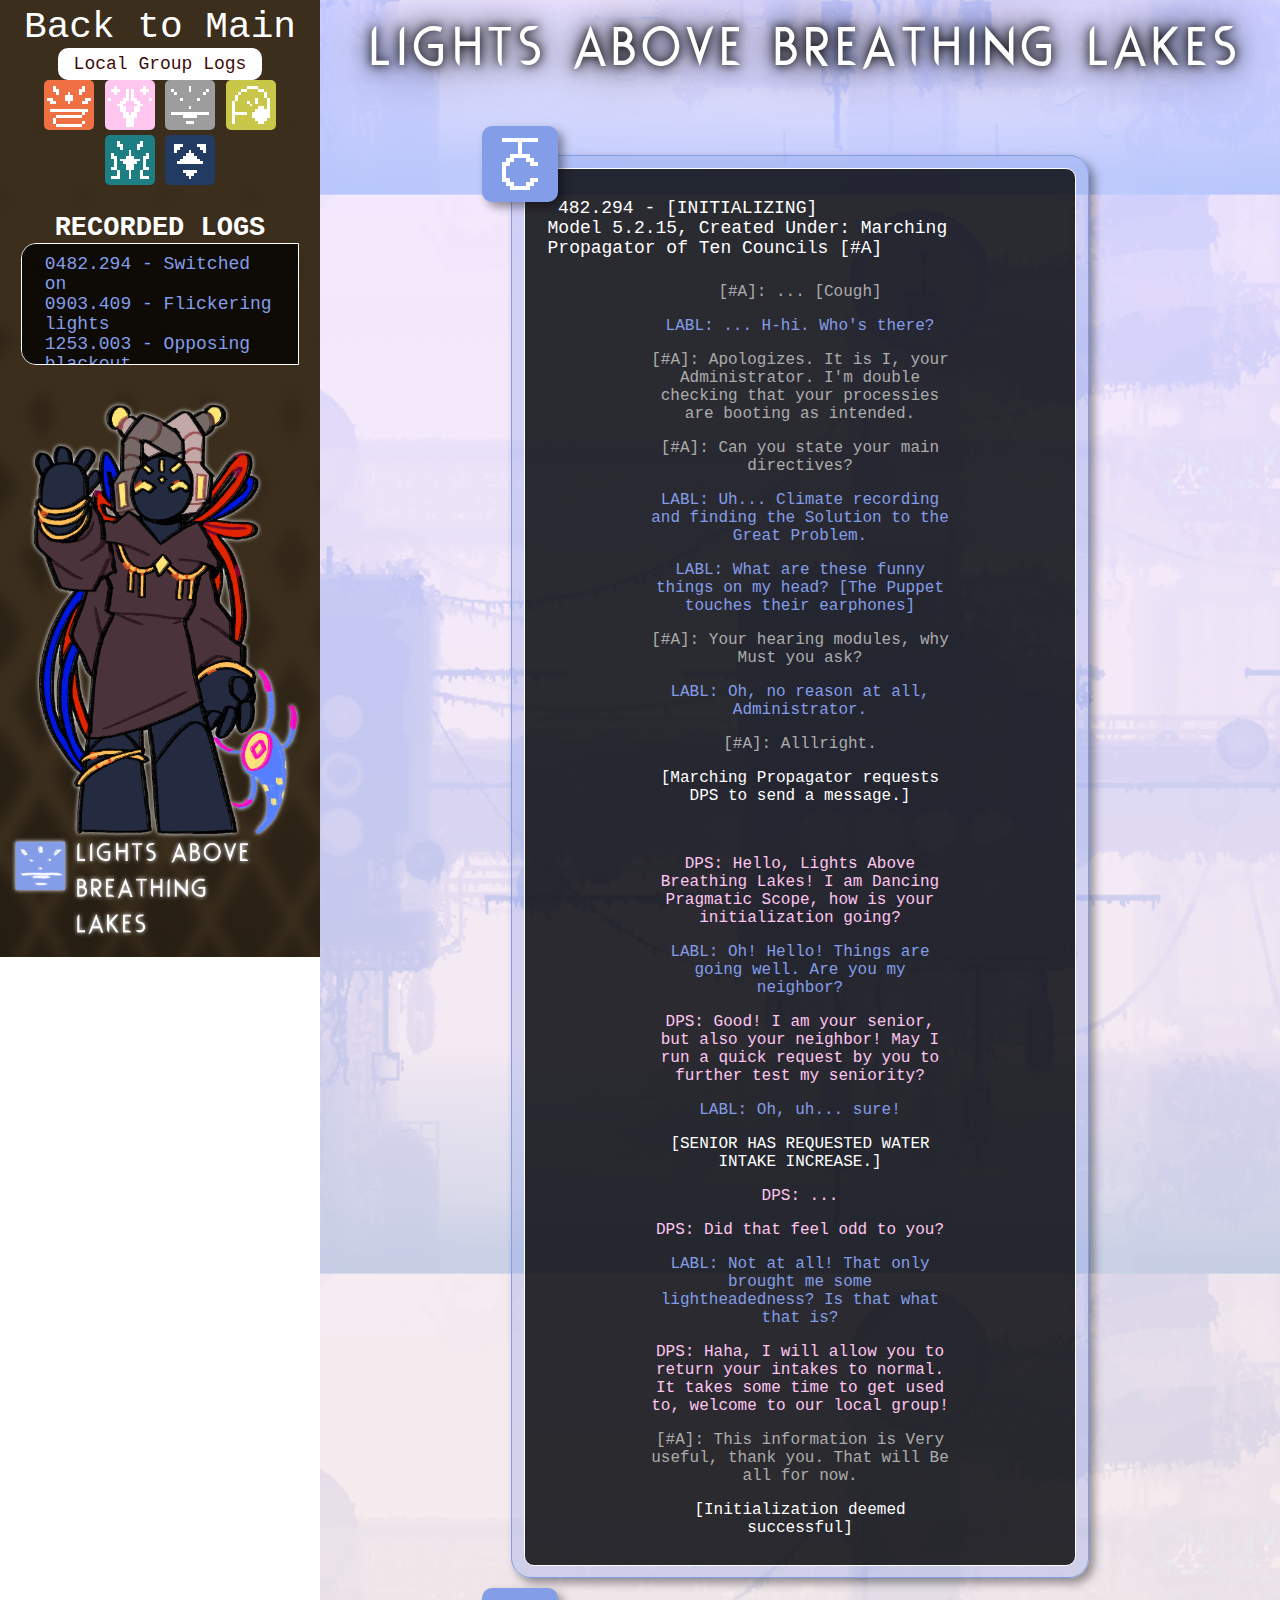
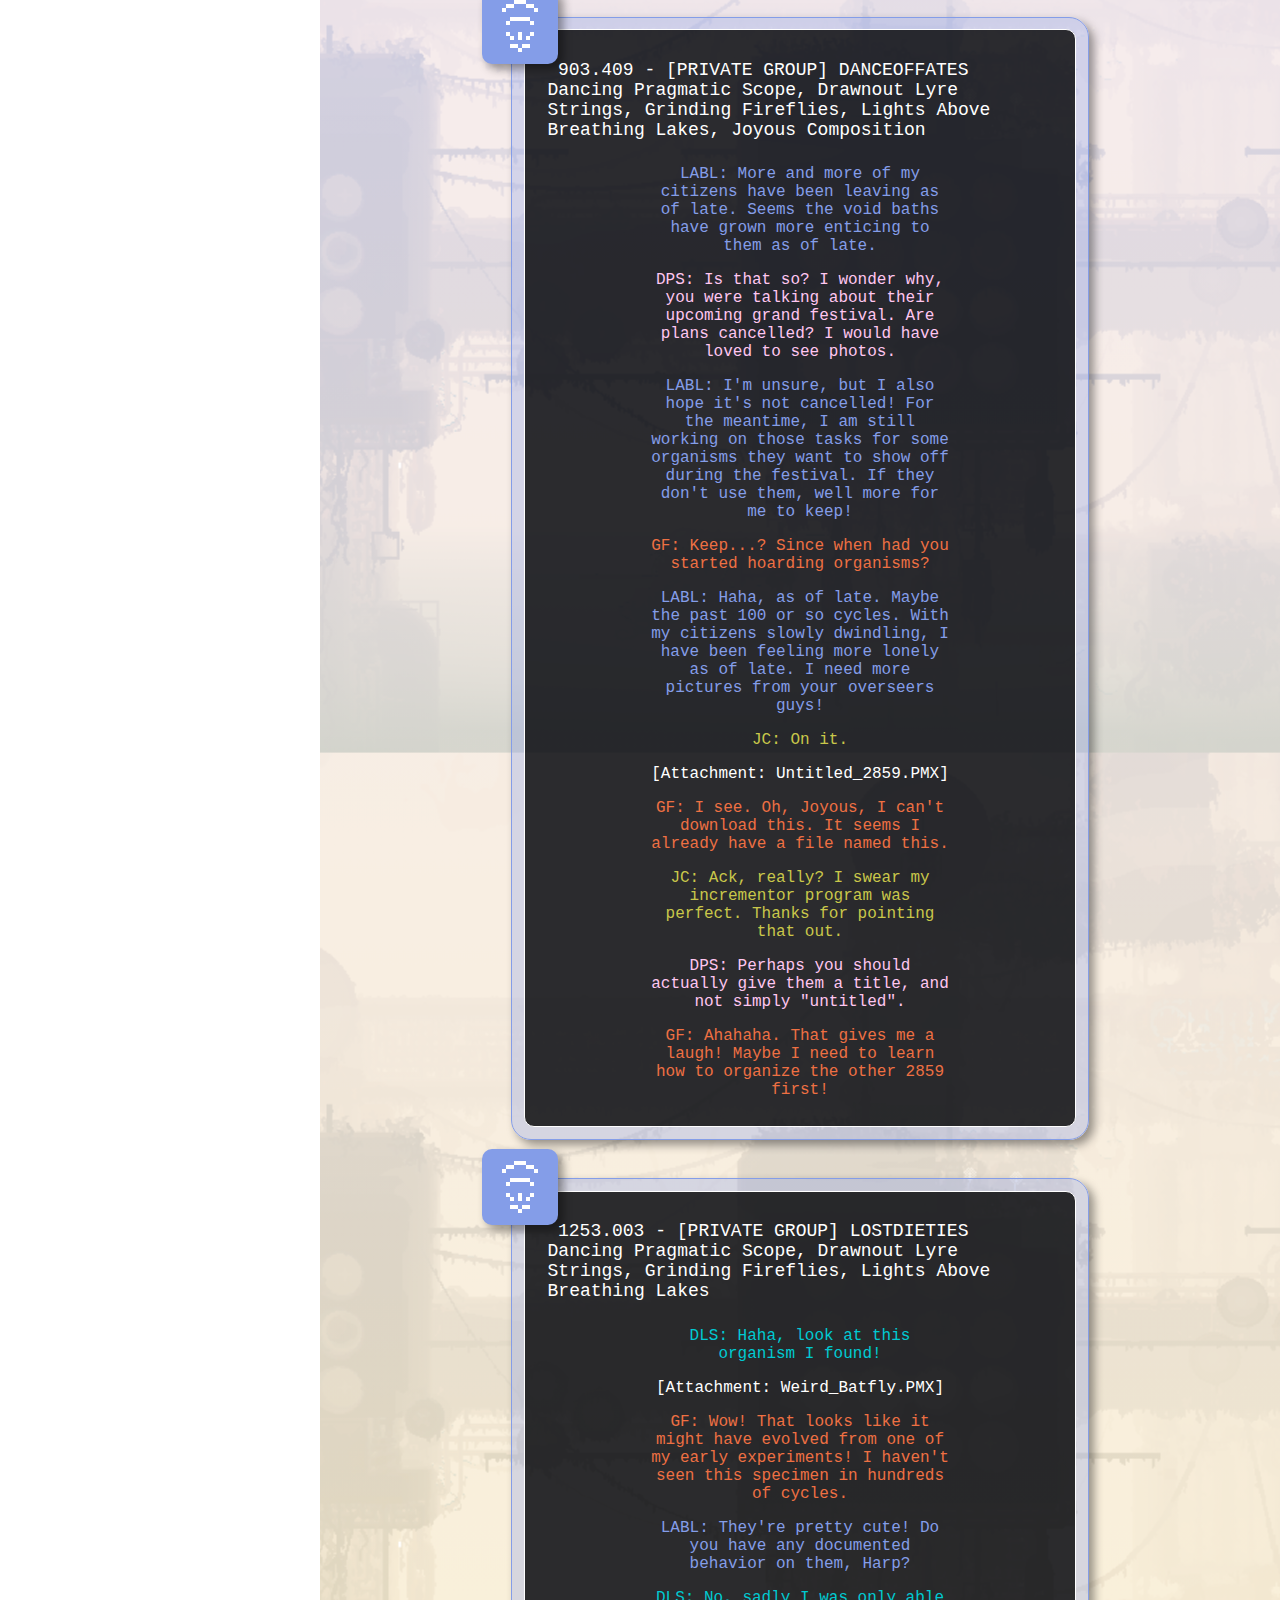
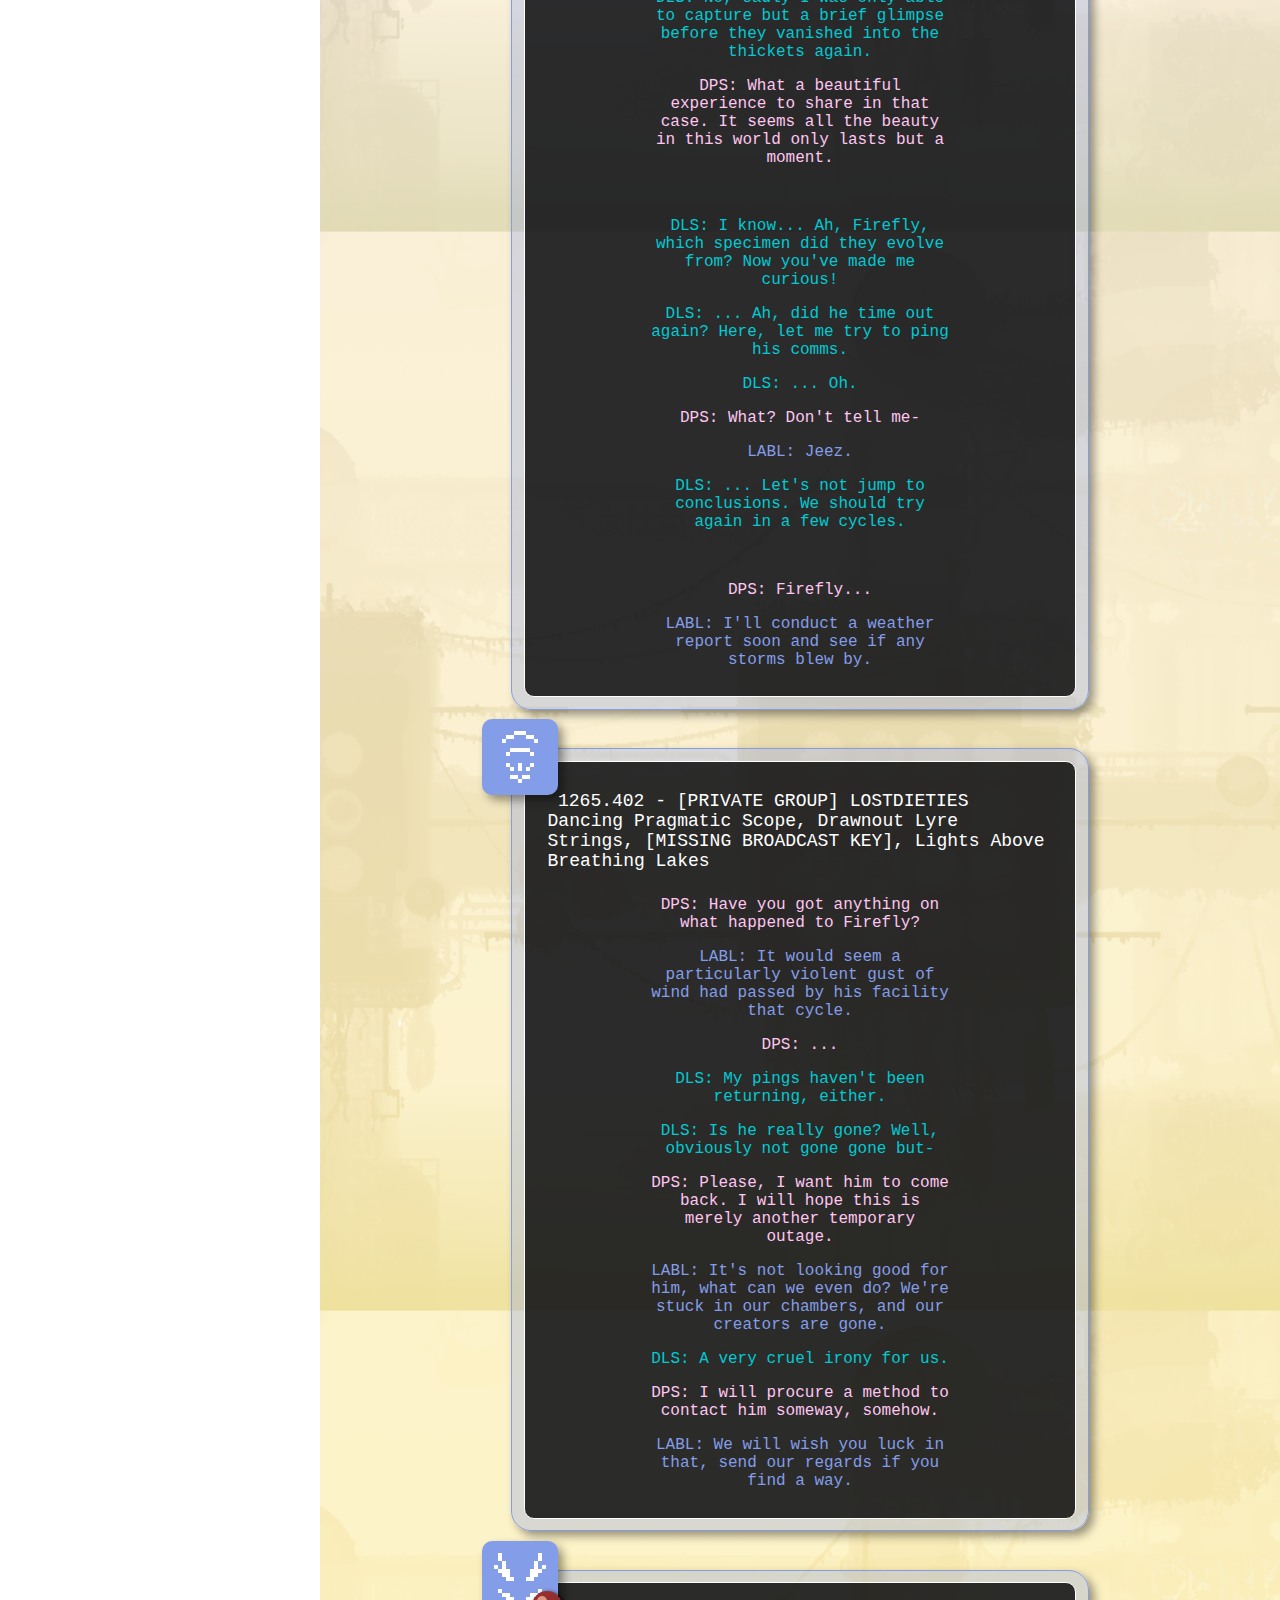
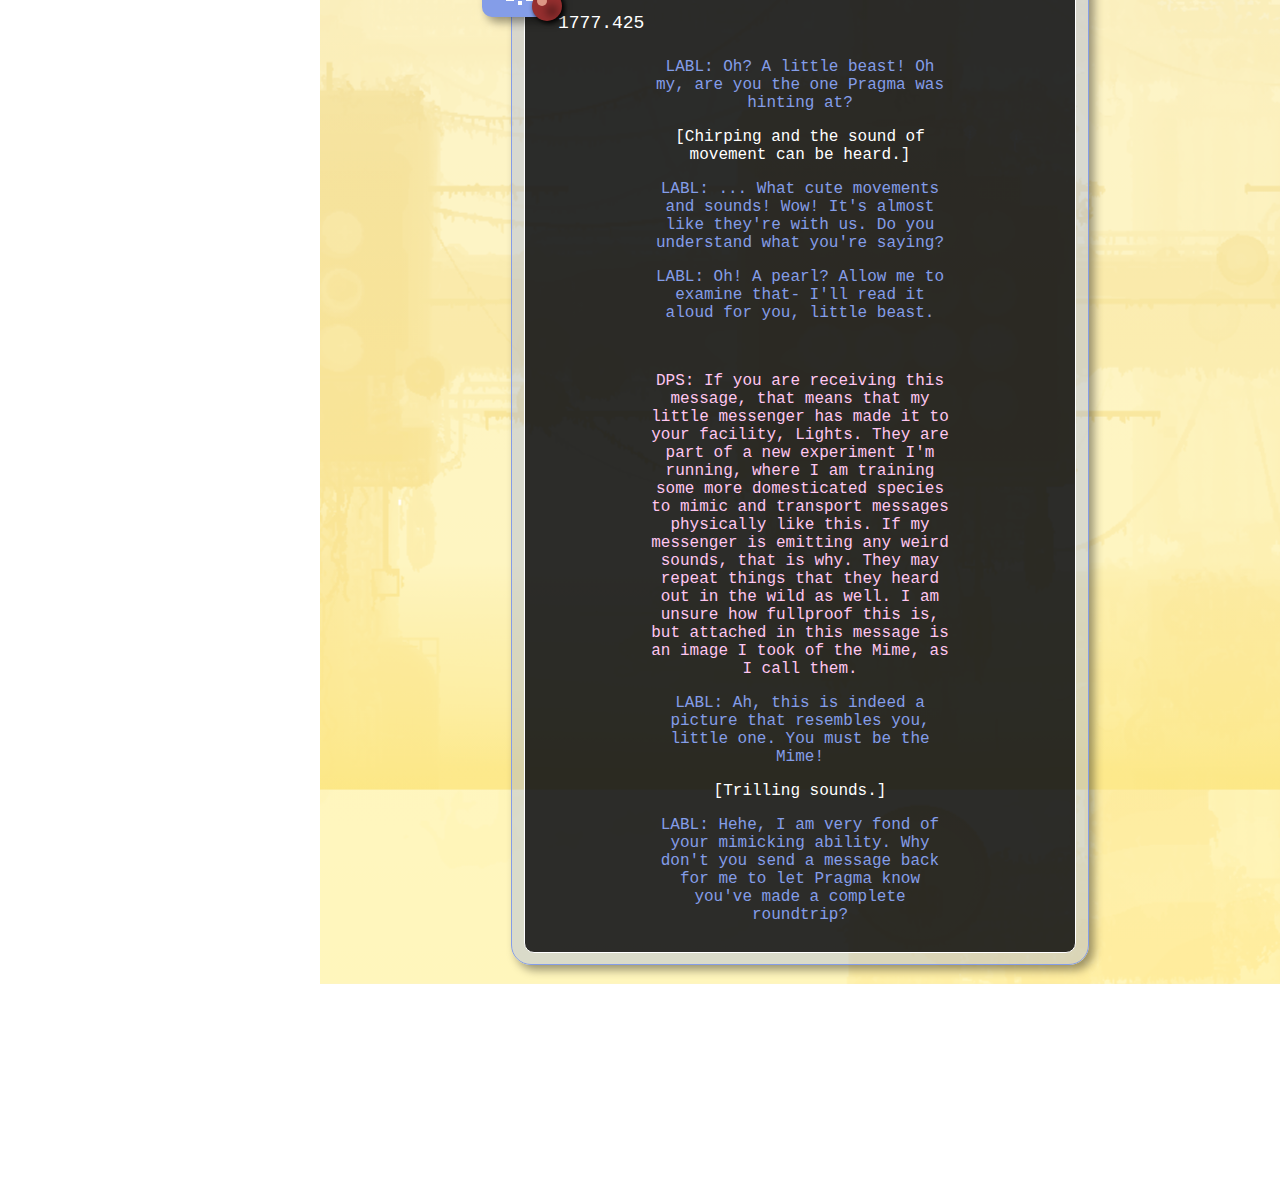
<file: labl.html>
<!DOCTYPE html>
<html lang="en">
<head>
    <meta charset="UTF-8">
    <meta name="viewport" content="width=device-width, initial-scale=1.0">
    <title>Magica's Iterator Logs</title>
    <link rel="stylesheet" href="style.css">
    <link rel="stylesheet" href="labl.css">
</head>
<body>
    <div class="container">
        <div class="logentries" id="main">
            <a href="index.html" id="backbutton">Back to Main</a>
            <a href="buzzfeed.html" id="mainlogbutton">Local Group Logs</a>
            <div class="iconrow">
                <a href="gf.html"><img src="imgs/GF.png" title="Grinding Fireflies"></a>
                <a href="dps.html"><img src="imgs/DPS.png" title="Dancing Pragmatic Scope"></a>
                <img src="imgs/LABL.png" title="Lights Above Breathing Lakes" class="active">
                <a href="jc.html"><img src="imgs/JC.png" title="Joyous Composition"></a>
                <a href="dls.html"><img src="imgs/DLS.png" title="Drawnout Lyre Strings"></a>
                <a href="pc.html"><img src="imgs/PC2.png" title="Provisional Constellations"></a>
            </div>

            <h2>RECORDED LOGS</h2>
            <ul class="logs">
                <li><a href="#LABL_init">0482.294 - Switched on</a></li>
                <li><a href="#LABL_side_1">0903.409 - Flickering lights</a></li>
                <li><a href="#LABL_side_2">1253.003 - Opposing blackout</a></li>
                <li><a href="#GF_missing">1265.402 - Weather report</a></li>
                <li><a href="#Mime_2">1777.425 - Unreported cast</a></li>
            </ul>

            <img src="imgs/lights above breathing lakes.png" class="iteratorimage">

        </div>
    
        <div class="logcollection">

            <div class="iteratortitle">Lights Above Breathing Lakes</div>

            <div class="log" id="LABL_init">
                <img src="imgs/icon log.png" class="logicon">
                <div class="entry">
                    <p id="title">482.294 - [INITIALIZING]
                    <br>Model 5.2.15, Created Under: Marching Propagator of Ten Councils [#A]</p>
                    <div id="logtext">
                        <p id="admin">... [Cough]</p>
                        <p id="LABL">... H-hi. Who's there?</p>
                        <p id="admin">Apologizes. It is I, your Administrator. I'm double checking that your processies are booting as intended.</p>
                        <p id="admin">Can you state your main directives?</p>
                        <p id="LABL">Uh... Climate recording and finding the Solution to the Great Problem.</p>
                        <p id="LABL">What are these funny things on my head? [The Puppet touches their earphones]</p>
                        <p id="admin">Your hearing modules, why Must you ask?</p>
                        <p id="LABL">Oh, no reason at all, Administrator.</p>
                        <p id="admin">Alllright.</p>
                        <p id="info">[Marching Propagator requests DPS to send a message.]</p>
                        <br>
                        <p id="DPS">Hello, Lights Above Breathing Lakes! I am Dancing Pragmatic Scope, how is your initialization going?</p>
                        <p id="LABL">Oh! Hello! Things are going well. Are you my neighbor?</p>
                        <p id="DPS">Good! I am your senior, but also your neighbor! May I run a quick request by you to further test my seniority?</p>
                        <p id="LABL">Oh, uh... sure!</p>
                        <p id="info">[SENIOR HAS REQUESTED WATER INTAKE INCREASE.]</p>
                        <p id="DPS">...</p>
                        <p id="DPS">Did that feel odd to you?</p>
                        <p id="LABL">Not at all! That only brought me some lightheadedness? Is that what that is?</p>
                        <p id="DPS">Haha, I will allow you to return your intakes to normal. It takes some time to get used to, welcome to our local group!</p>
                        <p id="admin">This information is Very useful, thank you. That will Be all for now.</p>
                        <p id="info">[Initialization deemed successful]</p>
                    </div>
                </div>
                <div class="hoplink">
                    <a href="#main">Back to Top</a>
                </div>
            </div>

            <div class="log" id="LABL_side_1">
                <img src="imgs/icon broadcast.png" class="logicon">
                <div class="entry">
                    <p id="title">903.409 - [PRIVATE GROUP] DANCEOFFATES
                    <br>Dancing Pragmatic Scope, Drawnout Lyre Strings, Grinding Fireflies, Lights Above Breathing Lakes, Joyous Composition</p>
                    <div id="logtext">
                        <p id="LABL">More and more of my citizens have been leaving as of late. Seems the void baths have grown more enticing to them as of late.</p>
                        <p id="DPS">Is that so? I wonder why, you were talking about their upcoming grand festival. Are plans cancelled? I would have loved to see photos.</p>
                        <p id="LABL">I'm unsure, but I also hope it's not cancelled! For the meantime, I am still working on those tasks for some organisms they want to show off during the festival. If they don't use them, well more for me to keep!</p>
                        <p id="GF">Keep...? Since when had you started hoarding organisms?</p>
                        <p id="LABL">Haha, as of late. Maybe the past 100 or so cycles. With my citizens slowly dwindling, I have been feeling more lonely as of late. I need more pictures from your overseers guys!</p>
                        <p id="JC">On it.</p>
                        <p>[Attachment: Untitled_2859.PMX]</p>
                        <p id="GF">I see. Oh, Joyous, I can't download this. It seems I already have a file named this.</p>
                        <p id="JC">Ack, really? I swear my incrementor program was perfect. Thanks for pointing that out.</p>
                        <p id="DPS">Perhaps you should actually give them a title, and not simply "untitled".</p>
                        <p id="GF">Ahahaha. That gives me a laugh! Maybe I need to learn how to organize the other 2859 first!</p>
                    </div>
                </div>
                <div class="hoplink">
                    <a href="#main">Back to Top</a>
                </div>
            </div>
    
            <div class="log" id="LABL_side_2">
                <img src="imgs/icon broadcast.png" class="logicon">
                <div class="entry">
                    <p id="title">1253.003 - [PRIVATE GROUP] LOSTDIETIES
                    <br>Dancing Pragmatic Scope, Drawnout Lyre Strings, Grinding Fireflies, Lights Above Breathing Lakes</p>
                    <div id="logtext">
                        <p id="DLS">Haha, look at this organism I found!</p>
                        <p>[Attachment: Weird_Batfly.PMX]</p>
                        <p id="GF">Wow! That looks like it might have evolved from one of my early experiments! I haven't seen this specimen in hundreds of cycles.</p>
                        <p id="LABL">They're pretty cute! Do you have any documented behavior on them, Harp?</p>
                        <p id="DLS">No, sadly I was only able to capture but a brief glimpse before they vanished into the thickets again.</p>
                        <p id="DPS">What a beautiful experience to share in that case. It seems all the beauty in this world only lasts but a moment.</p>
                        <br>
                        <p id="DLS">I know... Ah, Firefly, which specimen did they evolve from? Now you've made me curious!</p>
                        <p id="DLS">... Ah, did he time out again? Here, let me try to ping his comms.</p>
                        <p id="DLS">... Oh.</p>
                        <p id="DPS">What? Don't tell me-</p>
                        <p id="LABL">Jeez.</p>
                        <p id="DLS">... Let's not jump to conclusions. We should try again in a few cycles.</p>
                        <br>
                        <p id="DPS">Firefly...</p>
                        <p id="LABL">I'll conduct a weather report soon and see if any storms blew by.</p>
                    </div>
                </div>
                <div class="hoplink">
                    <a href="#main">Back to Top</a>
                </div>
            </div>

            <div class="log" id="GF_missing">
                <img src="imgs/icon broadcast.png" class="logicon">
                <div class="entry">
                    <p id="title">1265.402 - [PRIVATE GROUP] LOSTDIETIES
                    <br>Dancing Pragmatic Scope, Drawnout Lyre Strings, [MISSING BROADCAST KEY], Lights Above Breathing Lakes</p>
                    <div id="logtext">
                        <p id="DPS">Have you got anything on what happened to Firefly?</p>
                        <p id="LABL">It would seem a particularly violent gust of wind had passed by his facility that cycle.</p>
                        <p id="DPS">...</p>
                        <p id="DLS">My pings haven't been returning, either.</p>
                        <p id="DLS">Is he really gone? Well, obviously not gone gone but-</p>
                        <p id="DPS">Please, I want him to come back. I will hope this is merely another temporary outage.</p>
                        <p id="LABL">It's not looking good for him, what can we even do? We're stuck in our chambers, and our creators are gone.</p>
                        <p id="DLS">A very cruel irony for us.</p>
                        <p id="DPS">I will procure a method to contact him someway, somehow.</p>
                        <p id="LABL">We will wish you luck in that, send our regards if you find a way.</p>
                    </div>
                </div>
                <div class="hoplink">
                    <a href="#main">Back to Top</a>
                </div>
            </div>

            <div class="log" id="Mime_2">
                <img src="imgs/icon mime.png" class="logicon">
                <div class="pearl" style="background-color: #962f2f;">
                    <div class="highlight" style="background-color: #dd9785;"></div>
                </div>
                <div class="entry">
                    <p id="title">1777.425</p>
                    <div id="logtext">
                        <p id="LABL">Oh? A little beast! Oh my, are you the one Pragma was hinting at?</p>
                        <p>[Chirping and the sound of movement can be heard.]</p>
                        <p id="LABL">... What cute movements and sounds! Wow! It's almost like they're with us. Do you understand what you're saying?</p>
                        <p id="LABL">Oh! A pearl? Allow me to examine that- I'll read it aloud for you, little beast.</p>
                        <br>
                        <p id="DPS">If you are receiving this message, that means that my little messenger has made it to your facility, Lights. They are part of a new experiment I'm running, where I am training some more domesticated species to mimic and transport messages physically like this. If my messenger is emitting any weird sounds, that is why. They may repeat things that they heard out in the wild as well. I am unsure how fullproof this is, but attached in this message is an image I took of the Mime, as I call them.</p>
                        <p id="LABL">Ah, this is indeed a picture that resembles you, little one. You must be the Mime!</p>
                        <p>[Trilling sounds.]</p>
                        <p id="LABL">Hehe, I am very fond of your mimicking ability. Why don't you send a message back for me to let Pragma know you've made a complete roundtrip?</p>
                    </div>
                </div>
                <div class="hoplink">
                    <a href="#main">Back to Top</a>
                </div>
            </div>


    </div>
</body>
</html>
</file>
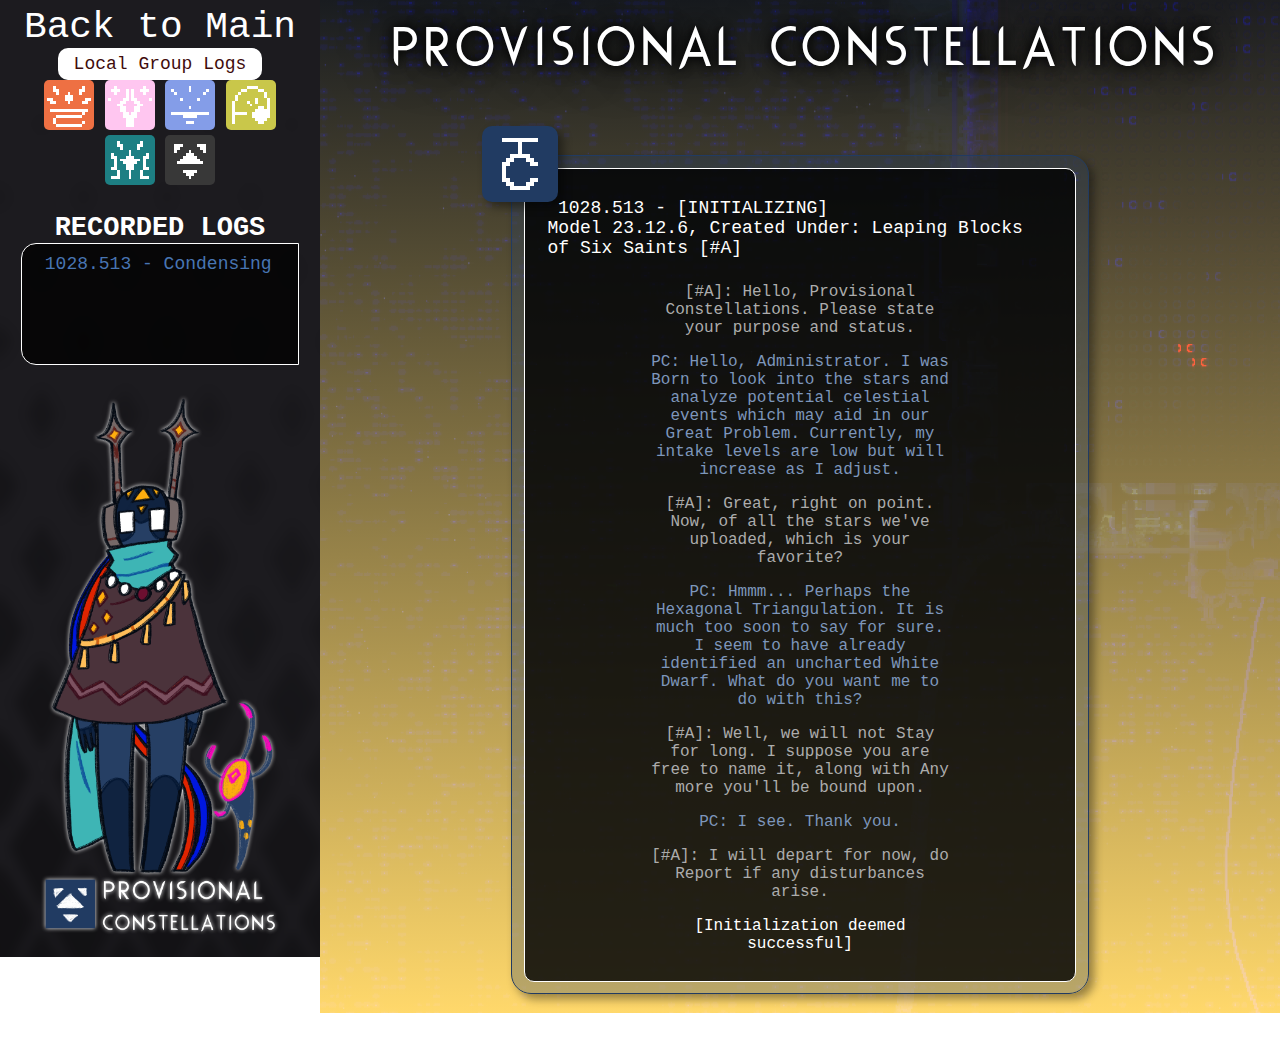
<file: pc.html>
<!DOCTYPE html>
<html lang="en">
<head>
    <meta charset="UTF-8">
    <meta name="viewport" content="width=device-width, initial-scale=1.0">
    <title>Magica's Iterator Logs</title>
    <link rel="stylesheet" href="style.css">
    <link rel="stylesheet" href="pc.css">
</head>
<body>
    <div class="container">
        <div class="logentries" id="main">
            <a href="index.html" id="backbutton">Back to Main</a>
            <a href="buzzfeed.html" id="mainlogbutton">Local Group Logs</a>
            <div class="iconrow">
                <a href="gf.html"><img src="imgs/GF.png" title="Grinding Fireflies"></a>
                <a href="dps.html"><img src="imgs/DPS.png" title="Dancing Pragmatic Scope"></a>
                <a href="labl.html"><img src="imgs/LABL.png" title="Lights Above Breathing Lakes"></a>
                <a href="jc.html"><img src="imgs/JC.png" title="Joyous Composition"></a>
                <a href="dls.html"><img src="imgs/DLS.png" title="Drawnout Lyre Strings"></a>
                <img src="imgs/PC2.png" title="Provisional Constellations" class="active">
            </div>

            <h2>RECORDED LOGS</h2>
            <ul class="logs">
                <li><a href="#PC_init">1028.513 - Condensing</a></li>
            </ul>

            <img src="imgs/provistional constellations.png" class="iteratorimage">
        </div>

        <div class="logcollection">

            <div class="iteratortitle">Provisional Constellations</div>
            
            <div class="log" id="PC_init">
                <img src="imgs/icon log.png" class="logicon">
                <div class="entry">
                    <p id="title">1028.513 - [INITIALIZING]
                    <br>Model 23.12.6, Created Under: Leaping Blocks of Six Saints [#A]</p>
                    <div id="logtext">
                        <p id="admin">Hello, Provisional Constellations. Please state your purpose and status.</p>
                        <p id="PC">Hello, Administrator. I was Born to look into the stars and analyze potential celestial events which may aid in our Great Problem. Currently, my intake levels are low but will increase as I adjust.</p>
                        <p id="admin">Great, right on point. Now, of all the stars we've uploaded, which is your favorite?</p>
                        <p id="PC">Hmmm... Perhaps the Hexagonal Triangulation. It is much too soon to say for sure. I seem to have already identified an uncharted White Dwarf. What do you want me to do with this?</p>
                        <p id="admin">Well, we will not Stay for long. I suppose you are free to name it, along with Any more you'll be bound upon.</p>
                        <p id="PC">I see. Thank you.</p>
                        <p id="admin">I will depart for now, do Report if any disturbances arise.</p>
                        <p id="info">[Initialization deemed successful]</p>
                    </div>
                </div>
                <div class="hoplink">
                    <a href="#main">Back to Top</a>
                </div>
            </div>

        </div>

    </div>
</body>
</html>
</file>
<file: style2.css>
@font-face {
    font-family: Raindondo;
    src: url("Raindondo.otf");
}

body {
    background: url("imgs/dithering.png"), #b99469;
    background-size: contain;
    background-attachment: fixed;
    background-blend-mode: multiply;
    transition: background-color 1s ease;
    font-family: Consolas, monaco, monospace;
    margin: 0;
}

.groupname {
    color: #fff;
    font-family: Raindondo;
    line-height: 120%;
    font-size: 5vw;
    text-align: center;
    margin-bottom: 20px;
    width: 100%;
    text-shadow: black 0 0 5px,
    black 0 0 8px,
    black 0 0 20px,
    black 0 0 50px;
}
.iteratorlineup {
    width: 92%;
    margin: auto;
    display: flex;
    background: linear-gradient(rgba(0,0,0,0) 10%, rgba(255, 255, 255, 0.3) 40%, rgba(255, 255, 255, 0.4) 80%, rgba(255, 255, 255, 0.2)80.6%, rgba(255, 255, 255, 0)84%);
    border-radius: 20% 20% 0 0;
}
.iteratorimg {
    width: 16.6%;
    margin: auto;
    display: inline-block;
}

.iteratorimg p {
    color:#fff;
    background-color: rgba(0, 0, 0, 0.6);
    padding: 10px;
    border-radius: 5px;
    margin: 0 5%;
}
.iteratorimg .pronouns {
    color: #fff;
    text-align: center;
    font-weight: bold;
    font-size: large;
    text-shadow: 0 0 5px #000,
    0 0 8px #000;
}

#mainlogbutton {
    background: linear-gradient(#fff 60%, #e4e4e4 100%);
    color: #3f0c0c;
    width: 20%;
    margin: auto;
    padding: 1%;
    margin-bottom: 20px;
    font-weight: bold;
    text-align: center;
    position: relative;
    display: block;
    border-radius: 10px;
    text-decoration: none;
    transition: all 0.2s;
}
#mainlogbutton:hover {
    background: linear-gradient(#868686 60%, #777777 100%);
    color: #000000;
}

.desktop {
    height: 800px;
    z-index: 1;
    filter: drop-shadow(0 0 5px rgba(255, 255, 255, 0.5));
    transition: filter 0.4s, scale 0.2s;
}
.desktop:hover {
    filter: drop-shadow(10px 0 7px rgba(0, 0, 0, 0.4));
    scale: 1.02;
}
.senior {
    position: absolute;
    height: 35px;
    animation: senioricon 4s;
    animation-iteration-count: infinite;
    z-index: 2;
}
.mobile {
    display: none;
}

@keyframes senioricon {
    0% {margin-top: 120px;}
    20% {opacity: 1;}
    25% {opacity: 0.5;}
    30% {opacity: 1;}
    50% {margin-top: 110px;}
    100% {margin-top: 120px;}
}

.panel {
    padding-bottom: 50px;
}

.blurb {
    background: linear-gradient(rgba(0, 0, 0, 0.6) 20%, rgba(0, 0, 0, 0.8) 100%);
    margin: 100px 8%;
    margin-top: 30px;
    color: #fff;
    padding: 2%;
    border-radius: 25px;
    border: 1px solid #fff;
    outline: 5px solid rgba(0, 0, 0, 0.6);
    box-shadow: 0 10px 10px rgba(0, 0, 0, 0.4);
}
.groupblurb {
    background: linear-gradient(rgba(0, 0, 0, 0.6) 20%, rgba(0, 0, 0, 0.8) 100%);
    margin: 0 10%;
    color: #fff;
    padding: 1% 4%;
    border-radius: 25px;
    border: 1px solid #fff;
    outline: 5px solid rgba(0, 0, 0, 0.6);
    box-shadow: 0 10px 10px rgba(0, 0, 0, 0.4);
}

::-moz-selection { /* Code for Firefox */
    background: rgba(255, 255, 255, 0.3);
}
  
::selection {
    background: rgba(255, 255, 255, 0.3);
}


li {
    list-style: none;
}

a, a:hover, a:visited {
    text-decoration: none;
    color: yellow;
}

p {
    padding: 20px 0;
    margin: 0;
}

#bcf {
    background: linear-gradient(rgba(0, 0, 0, 0) 0%, rgba(91, 226, 231, 0.5) 10%, rgba(88, 24, 172, 0.5) 100%);
}

#dps {
    left: 24%;
}

.credits {
    background-color: rgba(0, 0, 0, 0.8);
    color: #fff;
    padding: 20px;
    text-align: center;
    text-shadow: 0 0 5px #000;
    box-shadow: #fff 0 0 20px;
}

@media screen and (max-width: 800px) {
    body {
        background:#b99469;
    }
    
    #mainlogbutton {
        width: 80%;
        padding: 5% 1%;
    }

    .groupname {
        font-size: 14vw;
    }
    
    .senior {
        display: none;
    }

    .iteratorlineup {
        display: flex;
        flex-direction: column;
        background: rgba(255, 255, 255, 0.3);
        border-radius: 50px;
        margin-top: 50px;
        margin-bottom: 50px;
        padding-bottom: 10px;
    }

    .iteratorimg{
        width: 100%;
        margin-top: 50px;
    }
    .desktop {
        display: none;
    }
    .mobile {
        display: inline-block;
        width: 100%;
    }
    li {
        padding-bottom: 20px;
    }

}
</file>
<file: style.css>
@font-face {
    font-family: Raindondo;
    src: url("Raindondo.otf");
}

body {
    color: #fff;
    font-family: Consolas, monaco, monospace;
    margin: 0;
    background-size: contain;
    background-position: center;
}

.iteratortitle {
    font-family: Raindondo;
    width: 100%;
    font-size: 5vw;
    text-align: center;
    padding-bottom: 50px;
    text-shadow: black 0 0 10px,
    black 0 0 20px,
    black 0 0 50px;
}

#backbutton {
    color: #fff;
    font-size: 10mm;
    text-decoration: none;
}
#backbutton:hover {
    color: #b3b3b3;
}

#mainlogbutton {
    background-color: #fff;
    color: #3f0c0c;
    width: 60%;
    margin: auto;
    padding: 2%;
    position: relative;
    display: block;
    border-radius: 10px;
    text-decoration: none;
    transition: all 0.2s;
}
#mainlogbutton:hover {
    background-color: #919191;
    color: #000000;
}

a {
    text-decoration: none;
}
a:hover {
    text-decoration: underline;
}

.iconrow {
    margin: auto;
    width: 90%;
}
.iconrow img {
    width: 50px;
    image-rendering:pixelated;
    border-radius: 5px;
    transition: filter 0.3s;
}

.iconrow .active, .iconrow img:hover {
    filter: grayscale(100%);
}

.hoplink a{
    margin: auto;
    padding: 10px;
    background: #fff;
    color: #000;
    display: none;
    border-radius: 10px;
}

.smallimg {
    width: 40%;
}

.logicon {
    margin: 0;
    float: left;
    width: 76px;
    margin-left: -30px;
    margin-top: -30px;
    box-shadow: rgba(0, 0, 0, 0.4) 5px 5px 10px;
    border-radius: 10px;
    z-index: 1;
}

.pearl {
    width: 30px;
    height: 30px;
    margin-left: 20px;
    margin-top: 20px;
    position: absolute;
    z-index: 2;
    border-radius: 100%;
    box-shadow: 2px 2px 5px #000;
}
.highlight {
    width: 10px;
    height: 10px;
    margin-left: 5px;
    margin-top: 5px;
    position: absolute;
    box-shadow: 10px 10px 10px #00000098;
    z-index: 3;
    border-radius: 100%;
}

.logentries {
    background-size: cover;
    font-size: large;
    list-style: none;
    text-align: center;
    width: 25%;
    height: 100%;
    padding: 2% 0 4% 0;
    float: left;
    position: fixed;
    top: -20px;
    left: 0;
}
.logentries ul {
    background-color: #000000c0;
    width: 80%;
    height: 100px;
    margin: auto;
    border: white 1px solid;
    padding: 10px;
    list-style: none;
    overflow: auto;
    border-radius: 15px 0 0 15px;
}
::-webkit-scrollbar {
    background-color: rgba(255, 255, 255, 0.3);
}
::-webkit-scrollbar-thumb {
    background-color: #fff;
}
.logentries li{
    text-align: left;
    padding: 0 5%;
}
.logentries h2 {
    margin-bottom: 0;
}

.iteratorimage {
    margin-top: 20px;
    height: 62%;
    filter:drop-shadow(0 0 2px #fff);
}

.logcollection {
    width: 75%;
    float: right;
    padding-top: 2%;
}

.scene {
    width: 50%;
    margin: 0 25%;
    outline: 1px solid #fff;
    box-shadow: 0 0 20px #fff;
    border-radius: 15px;
}

.log {
    margin: 4% auto 2% auto;
    width: 60%;
    text-align: center;
    border-radius: 20px;
    box-shadow: rgba(0, 0, 0, 0.4) 5px 5px 10px;
}

.entry {
    margin: 2%;
    padding: 2% 4%;
    background:rgba(0, 0, 0, 0.8);
    border-radius: 10px;
    border: 1px solid #fff;
}
#logtext {
    padding: 0 20%;
    margin-top: 5%;
}

#admin {
    color: #acacac;
}
#admin::before {
    content: "[#A]: ";
}

#lmsb {
    color: #ffdb65;
}
#lmsb::before {
    content: "LMSB: ";
}

#GF {
    color: #EE7043;
}
#GF::before {
    content: "GF: ";
}

#product {
    color: #d1c3cd;
}
#product::before {
    content: "[+]: ";
}

#DPS {
    color: #FFC6F0;
}
#DPS::before {
    content: "DPS: ";
}

#LABL {
    color: #849DE8;
}
#LABL::before {
    content: "LABL: ";
}

#JC {
    color: #C9C74A;
}
#JC::before {
    content: "JC: ";
}

#DLS {
    color: #00CAD2;
}
#DLS::before {
    content: "DLS: ";
}

#PC {
    color: #7d96bb;
}
#PC::before {
    content: "PC: ";
}

#title {
    text-align: left;
    font-size: large;
}

@media screen and (max-width: 800px) {
    .logentries, .logcollection {
      width: 100%;
      position: relative;
    }
    .logentries ul {
        height: auto;
        width: 90%;
        border-radius: 25px;
    }
    .logcollection {
        margin-top: -20px;
    }
    .logentries li {
        padding-bottom: 10px;
    }
    .logentries {
        padding-top: 30px;
    }

    .iteratortitle {
        font-size: 20vw;
    }

    .iteratorimage {
        display: none;
    }

    .pearl {
        margin-top: -5px;
        margin-left: 40px;
    }

    .scene {
        width: 95%;
        margin: 2% 2.5%;
    }

    .log {
        width: 100%;
        margin-bottom: 50px;
    }
    #logtext {
        padding: 0;
    }

    .hoplink a{
        display: inline;
    }

    .logicon {
        margin-left: 0;
        margin-top: -10px;
        width: 40px;
    }
}
</file>
<file: buzzfeed.css>
a {
    color: #60faff;
}
a:hover {
    color: #05999e;
}
a:visited {
    color:#e26197;
}
.logicon {
    background: linear-gradient(rgb(149, 251, 255) 40%, rgb(255, 88, 227) 100%);
}

.log {
    border: 1px solid #ffffff;
    background: #ffffff4d;
}

.logcollection {
    background: linear-gradient(rgb(91, 226, 231) 10%, rgb(88, 24, 172) 100%);
    background-blend-mode: screen;
}

.logentries {
    background: url("imgs/dithering.png"), rgb(98, 43, 112);
}
.logentries ul {
    height: 75%;
}

.muted {
    opacity: 0.4;
}

.iteratoricon {
    margin: 0;
    float: left;
    width: 40px;
    margin-top: 10px;
    margin-right: 10px;
    border-radius: 5px;
    z-index: 2;
}
</file>
<file: dls.css>
a {
    color: #00CAD2;
}
a:hover {
    color: #05999e;
}
a:visited {
    color:#cebb4e;
}
.logicon {
    background-color: #00CAD2;
}

.log {
    border: 1px solid #00CAD2;
    background: #00CAD24d;
}

.logcollection {
    background: linear-gradient(#d5feff 0%, #ff9737 100%), url("imgs/Screenshot_5.png") center;
    background-blend-mode: screen;
}

.logentries {
    background: url("imgs/dithering.png"), #70635f;
}
</file>
<file: dps.css>
a {
    color: #FFC6F0;
}
a:hover {
    color: #e981cd;
}
a:visited {
    color:#ad6052;
}
.logicon {
    background-color: #FFC6F0;
}

.log {
    border: 1px solid #e981cd;
    background: rgba(233, 129, 205, 0.3);
}

.logcollection {
    background: linear-gradient(#ffaced 0%, #112a35 100%), url("imgs/test2.png") center;
    background-blend-mode: screen;
}

.logentries {
    background: url("imgs/dithering.png"), #1f3035;
}
</file>
<file: gf.css>
a {
    color: #EE7043;
}
a:hover {
    color: #c05229;
}
a:visited {
    color:#7e6a68;
}
.logicon {
    background-color: #EE7043;
}

.log {
    border: 1px solid #EE7043;
    background: rgba(238, 112, 67, 0.3);
}

.logcollection {
    background: linear-gradient(#ff944c 0%, #1a1413 100%), url("imgs/test.png") center;
    background-blend-mode: screen;
}

.logentries {
    background: url("imgs/dithering.png"), #4d1608;
}
</file>
<file: general.css>
/* GUIDE FOR DIV ELEMENTS:
logs > parent for all logs
singlelog > a singular log container
*/
@font-face {
    font-family: Raindondo;
    src: url("Raindondo.otf");
}

@keyframes bg {
    0% {background-position: 0px 0px;}
    100% {background-position: 300px 300px;}
}

::-webkit-scrollbar {
    width: 10px;
    height: 50%;
}
::-webkit-scrollbar-corner, ::-webkit-scrollbar-thumb, ::-webkit-scrollbar-button, ::-webkit-scrollbar-track, ::-webkit-scrollbar {
  background-color: rgba(0, 0, 0, 0);
}
:hover::-webkit-scrollbar-thumb {
  background: #FFF;
  border-radius: 30px;
}
:hover::-webkit-scrollbar-track-piece {
    background: #000;
    border-radius: 30px;
}

body {
    margin: 0;
    padding: 0;
    font-family: Consolas, monaco, monospace;
    font-size: 0.35cm;
    background-size: 100px 100px;
    animation: bg 20s infinite linear;
}

.link {
    scale: 0.95;
    transition: all 0.2s;
}

.link:hover {
    scale: 1;
}

/* Tooltip container */
.tooltip {
    position: relative;
    display: inline-block;
}
  
/* Tooltip text */
.tooltip .tooltiptext {
  opacity: 0;
  background-color: black;
  color: #fff;
  text-align: center;
  padding: 5px 0;
  border-radius: 6px;
 
  /* Position the tooltip text - see examples below! */
  position: absolute;
  z-index: 1;
  width: 150px;
  bottom: 120%;
  left: 50%;
  margin-left: -75px; /* Use half of the width (120/2 = 60), to center the tooltip */
  transition: all 0.5s;
}

/* Show the tooltip text when you mouse over the tooltip container */
.tooltip:hover .tooltiptext {
    opacity: 1;
}
.tooltip .tooltiptext::after {
    content: " ";
    position: absolute;
    top: 100%; /* At the bottom of the tooltip */
    left: 50%;
    margin-left: -5px;
    border-width: 5px;
    border-style: solid;
    border-color: black transparent transparent transparent;
  }

#tableofcontents {
    color: #FFF;
    width: 45%;
    height: 100vh;
    float: left;
    position: fixed;
    background-color: rgba(0, 0, 0, 0.4);
    border-radius: 0 15px 15px 0;
    box-shadow: 5px 0 10px #000;
}

.hide {
    display: none;
    height: 3.1vh;
    width: 100%;
    border-radius: 0 0 15px 15px;
    box-shadow: 0 5px 5px #000;
    position: relative;
    text-align: center;
    font-size: 25px;
    padding: 10px 0;
    margin: 0;
}

.hidebutton {
    position: relative;
    top: 10px;
    transition: all 0.2s;
}
.hide:hover .hidebutton {
    transform: scaleY(-1);
}
#tableofcontents:not(.opened) .hide:hover .hidebutton {
    transform: scaleY(1);
}

#tableofcontents:not(.opened) .hidebutton {
    transform: scaleY(-1);
}

.localgrouplist .icons {
    background-color: rgba(255, 255, 255, 0.1);
    box-shadow: 0 0 20px #000;
    padding: 10px;
    margin: 8px auto;
    width: 60%;
    border-radius: 10px;
}
.localgroup .icons {
    margin: 8px auto;
}
.localgrouplist, .localgroup {
    height: 15vh;
    width: 90%;
    margin: 8px auto;
}
.localgrouplist .icons, .localgroup .icons {
    display: flex;
    justify-content: center;
    flex-wrap: wrap;
}
.icons img {
    margin: 0 10px;
    scale: 0.9;
    max-width: 100%;
    border-radius: 10px;
    box-shadow: 0 0 20px #000;
    transition: all 0.2s;
}
.icons img:not(.localgroup .disabled):hover {
    scale: 1;
    box-shadow: 0 0 20px #FFF;
}

.localgroup {
    background-color: rgba(0, 0, 0, 0.5);
    box-shadow: 0 0 20px rgba(255, 255, 255, 0.2);
    border-radius: 25px;
}

.disabled {
    filter: grayscale(100%) brightness(50%);
}

#tableofcontents .title {
    width: 100%;
    text-align: center;
    font-family: Raindondo;
}
.localgrouplist .title {
    color: #FFF;
    opacity: 0.5;
    font-size: 2vw;
}
.localgrouplist .title:hover {
    opacity: 1;
}
.localgroup .title {
    font-size: 2.5vw;
}

.information {
    width: 95%;
    border: 1px solid #FFF;
    margin: auto;
    overflow: auto;
    overflow-x: hidden;
    border-radius: 30px;
    height: 60vh;
}
.bio {
    width: 95%;
    margin: auto;
    display: grid;
    height: 55vh;
    padding-bottom: 10px;
    grid-auto-columns: 1fr 2fr;
    grid-auto-rows: 1fr 10fr;
    margin-top: 3vh;
}
.bio .characterimage {
    grid-column: 1;
    max-width: 90%;
    max-height: 100%;
    grid-row: 1/3;
    width: auto;
    background-color: rgba(255, 255, 255, 0.2);
    border-radius: 30px;
}
.bio .title {
    grid-column: 2;
    grid-row: 1;
    font-size: xx-large;
    text-align: center;
    background-color: rgba(0, 0, 0, 0.5);
    padding: 5px 0 10px 0;
    max-width: 90%;
    margin: auto;
    border-radius: 25px;
    border: 2px solid;
    box-shadow: 3px 3px 10px;
}
.bio .logborder {
    grid-column: 2;
    grid-row: 2;
    display: grid;
    margin: auto;
    padding: 20px;
    max-width: 100%;
    height: 84%;
    margin-top: 20px;
    background-color: rgba(0, 0, 0, 0.5);
}
.bio .singlelog {
    display: grid;
    grid-template-columns: repeat(1, 1fr 5fr);
    gap: 0 15px;
    box-shadow: 0px 0px 10px;
    padding: 15px;
    font-size: 18px;
    text-align: left;
}
.bio .iteratoricon {
    border-radius: 10px;
    float: left;
    background: none;
    margin: 0;
    padding: 0;
}
.bio .infoline {
    grid-column: 1/3;
    align-items: center;
    gap: 0 20px;
    display: grid;
    grid-template-columns: repeat(1, 1fr 3fr);
    margin-top: 25px;
}
.bio .infoline:first-of-type {
    grid-column: 2;
    gap: 0 10px;
    grid-row-gap: 50px 0;
    margin-top: 10px;
}
.bio .key {
    font-weight: bolder;
    text-align: right;
}
.bio .value {
    font-weight: lighter;
    font-size: 16px;
    color: #FFF;
}

.logentries {
    display: grid;
    grid-template-columns: 3fr 1fr;
    gap: 0 20px;
    padding: 20px;
}

.logentries .logborder {
    margin: 0;
}
.logentries .singlelog {
    align-items: center;
    box-shadow: 0 0 10px;
    margin: 15px 0;
    padding: 15px;
}
.logcontainer .singlelog {
    padding-left: 20px;
    display: grid;
    grid-template-columns: 1fr 12fr;
    grid-auto-rows: 30px;
    gap: 10px 0;
    text-align: left;
    font-size: 14px;
    height: 47.5vh;
    overflow: auto;
}
.timeline {
    margin: 20px 0;
    width: 50%;
    height: 300px;
    border-right: 1px solid #FFF;
    position: relative;
}
.smalltimeline {
    width: 96%;
    position: absolute;
    border-right: 3px solid;
}
.marker {
    width: 24px;
    left: calc(100% - 20px);
    position: absolute;
}
.marker:nth-child(odd) {
    left: calc(100% - 4px);
}
.markerline {
    width: 100%;
    border-bottom: 1px solid;
    position: absolute;
}
.markerdot {
    width: 5px;
    height: 5px;
    position: absolute;
    border: 5px solid;
    top: -7px;
    border-radius: 20px;
}
.markerdot.left {
    left: -10px;
}
.markerdot.right {
    left: 20px;
}
.smalltitle {
    font-family: Raindondo;
    font-size: 15px;
    padding-right: 5px;
}
.loginfo.logborder {
    position: sticky;
    display: flex;
    padding: 15px 30px;
}
.loginfo.singlelog {
    display: grid;
    grid-template-rows: 1fr, 1fr, 10fr;
    gap: 5px 0;
    text-align: center;
    margin: 0;
}
.small {
    width: 100%;
    height: 100%;
    padding: 0;
    margin: 0;
    position: relative;
}
.small .pearl {
    width: 15px;
    height: 15px;
    margin-top: -35px;
    margin-left: -5px;
    box-shadow: -2px -2px 5px rgba(255, 255, 255, 0.6);
}
.small .highlight {
    width: 7px;
    height: 7px;
    margin: 2px;
}
.coloredimg {
    border-radius: 5px;
}
.entry {
    width: fit-content;
}
.entry:hover {
    text-shadow: 0 0 2px;
    color: #FFF;
}

.credits {
    height: 5vh;
    text-align: center;
    padding-top: 15px;
    opacity: 0.3;
}

#logs {
    width: 45%;
    float: right;
    margin-right: 5%;
}
@media only screen and (max-width: 40em), (63em < width < 78em) {
    .bio .characterimage {
        display: none;
    }
    .bio {
        grid: none;
    }
}

@media only screen and (max-width: 63em) {
#logs {
    width: 95%;
    float: none;
    margin: auto;
}

#tableofcontents {
    width: 100vw;
    height: fit-content;
    float: none;
    top: 0;
    border-radius: 0;
    box-shadow: none;
    background-color: rgba(0, 0, 0, 0.8);
    border-radius: 0 0 15px 15px;
    transition: top 0.5s cubic-bezier(0.075, 0.82, 0.165, 1), background-color 0.2s linear, color 0.2s linear;
    top: -95vh;
}
#tableofcontents.opened {
    top: 0;
}
#tableofcontents:has(.hide:hover) {
    background-color: rgba(255, 255, 255, 0.4);
    color: #000;
}
.hide {
    display: inline-block;
}
.bio {
    height: 55vh;
}

.credits {
    display: none;
}
}

.logborder {
    margin: 40px 0;
    padding: 0px 15px;
    border: 6px;
    border-style: double solid solid double;
    border-radius: 45px;
    box-shadow: 0px 0px 5px #000;
}

.singlelog {
    text-align: center;
    color: white;
    background-color: black;
    padding: 0px 20px;
    margin: 0;
    border-radius: 30px;
    text-shadow: 0px 0px 30px,
    0px 0px 5px #000;
}

.singlelog .title {
    text-align: left;
    padding: 20px;
}

.singlelog .line {
    padding: 0 70px;
}
.singlelog .line:last-child {
    padding-bottom: 20px;
}

.textbreak {
    margin-top: 50px;
}

.pearl {
    width: 40px;
    height: 40px;
    position: absolute;
    margin-top: -15px;
    margin-left: -25px;
    border-radius: 50%;
    box-shadow: -5px -5px 10px rgba(255, 255, 255, 0.3);
}

.highlight {
    width: 15px;
    height: 15px;
    border-radius: 50%;
    margin: 5px 5px;
    box-shadow: rgba(0, 0, 0, 0.3) 10px 10px 10px;
}
</file>
<file: jc.css>
a {
    color: #C9C74A;
}
a:hover {
    color: #aca927;
}
a:visited {
    color:#797979;
}
.logicon {
    background-color: #C9C74A;
}

.log {
    border: 1px solid #C9C74A;
    background: #C9C74A4d;
}

.logcollection {
    background: linear-gradient(#a8a633 0%, #00c3ff 100%), url("imgs/Screenshot_4.png") center;
    background-blend-mode: screen;
}

.logentries {
    background: url("imgs/dithering.png"), #423a37;
}
</file>
<file: labl.css>
a {
    color: #849DE8;
}
a:hover {
    color: #4166d4;
}
a:visited {
    color:rgb(123, 102, 136);
}
.logicon {
    background-color: #849DE8;
}

.log {
    border: 1px solid #849DE8;
    background: rgba(132, 157, 232, 0.3);
}

.logcollection {
    background: linear-gradient(#adc1ff 0%, #ffe77a 100%), url("imgs/Screenshot_3.png") center;
    background-blend-mode: screen;
}

.logentries {
    background: url("imgs/dithering.png"), #3b2e1d;
}
</file>
<file: pc.css>
a {
    color: #4875b3;
}
a:hover {
    color: #FFAE0E;
}
a:visited {
    color:#315283;
}
.logicon {
    background-color: #213B62;
}

.log {
    border: 1px solid #213B62;
    background: #213B624d;
}

.logcollection {
    background: linear-gradient(#191c20 0%, #ffd86b 100%), url("imgs/Screenshot_6.png") center;
    background-blend-mode: screen;
}

.logentries {
    background: url("imgs/dithering.png"), #1c1b1f;
}
</file>
